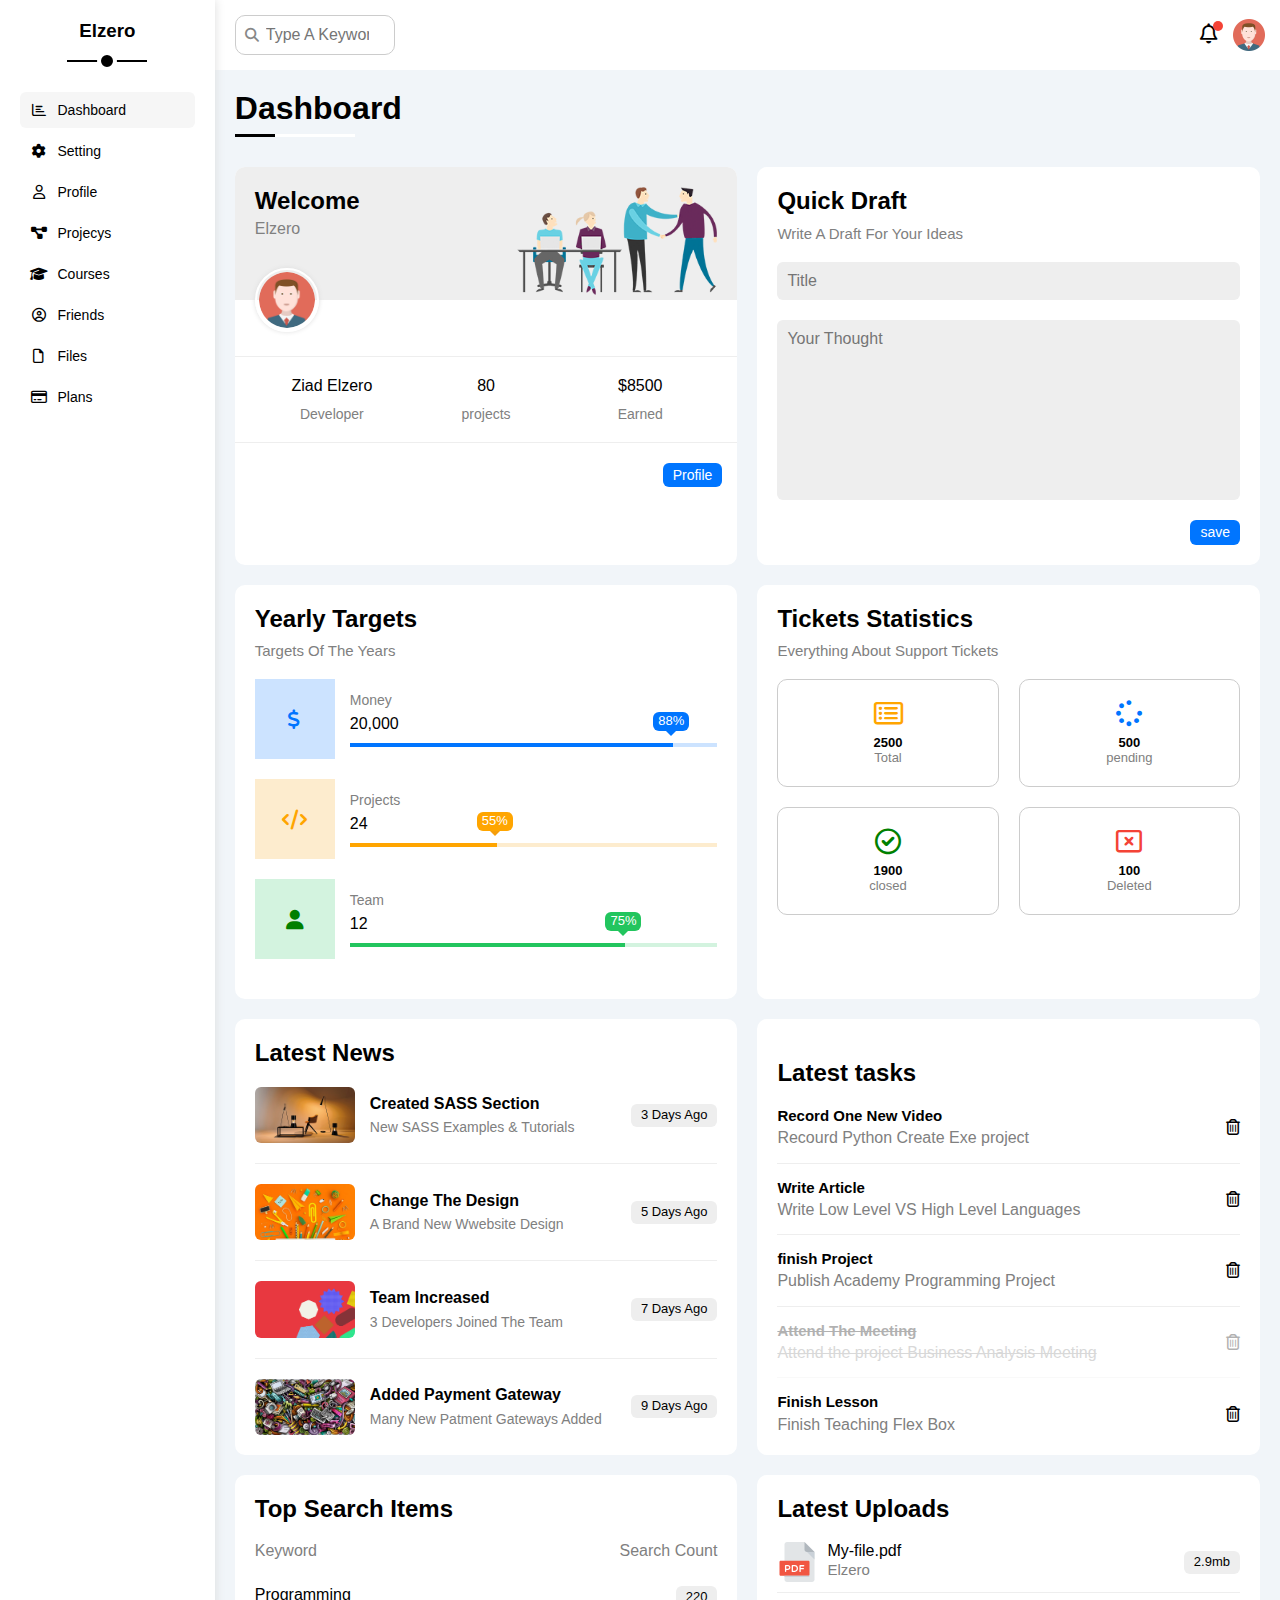
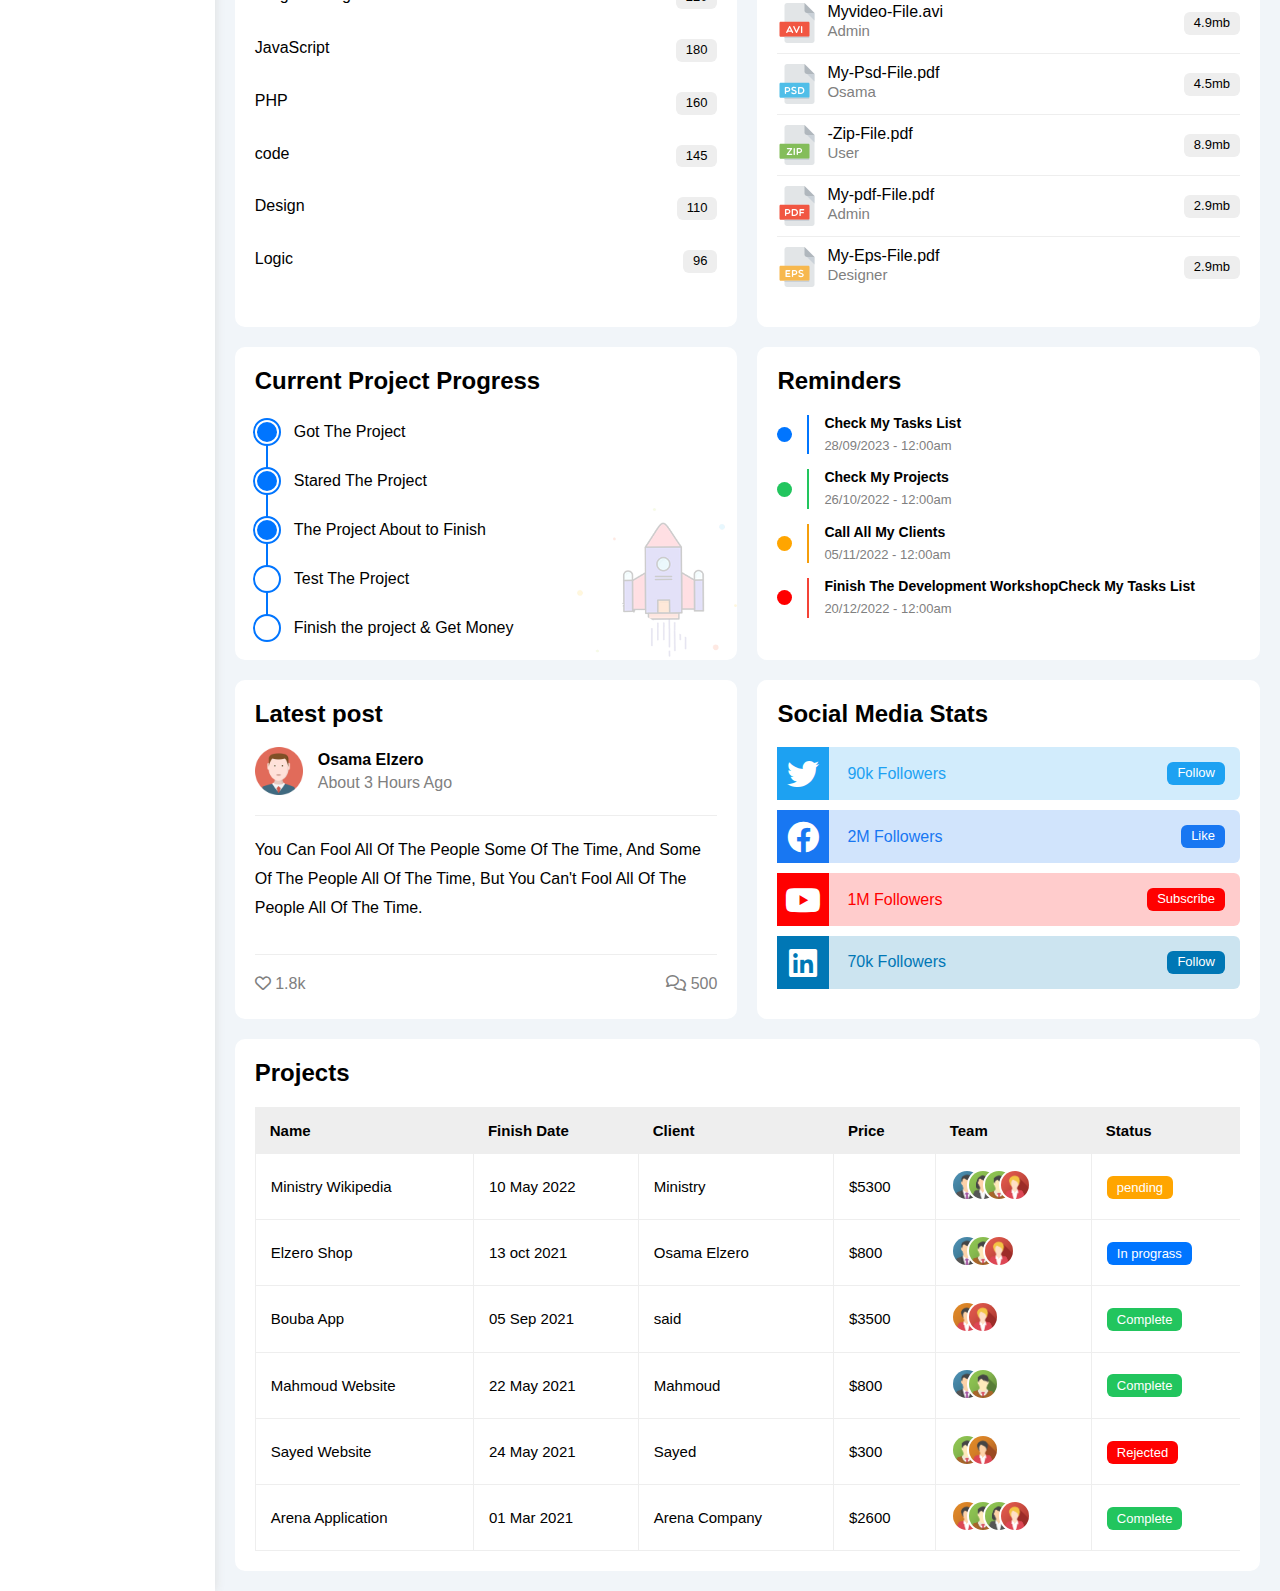
<file: index.html>
<!DOCTYPE html>
<html lang="en">
<head>
    <meta charset="UTF-8">
    <meta http-equiv="X-UA-Compatible" content="IE=edge">
    <meta name="viewport" content="width=device-width, initial-scale=1.0">
    <link rel="stylesheet" href="css/all.min.css">
    <link rel="stylesheet" href="css/framework.css">
    <link rel="stylesheet" href="css/master.css">
    <link rel="stylesheet" href="css/normalize.css">
    <link rel="preconnect" href="https://fonts.googleapis.com/">
    <link rel="preconnect" href="https://fonts.gstatic.com/" crossorigin="">
    <link href="https://fonts.googleapis.com/css2?family=Work+Sans:wght@200;300;400;500;600;700;800&display=swap" rel="stylesheet">
    <title>Dashboard</title>
</head>
<body>
    <div class="page d-flex">
        <div class="sidebar bg-white p-20 p-relative">
            <h3 class="p-relative txt-c mt-0">Elzero</h3>
            <ul>
                <li>
                    <a class="active d-flex align-center fs-14 c-black rad-6 p-10" href="index.html">
                        <i class="fa-regular fa-chart-bar fa-fw"></i>
                        <span>Dashboard</span>
                    </a>
                </li>
            <ul>
                <li>
                    <a class="d-flex align-center fs-14 c-black rad-6 p-10" href="setting.html">
                        <i class="fa-solid fa-gear fa-fw"></i>
                        <span>Setting</span>
                    </a>
                </li>
            <ul>
                <li>
                    <a class="d-flex align-center fs-14 c-black rad-6 p-10" href="profile.html">
                        <i class="fa-regular fa-user fa-fw"></i>
                        <span>Profile</span>
                    </a>
                </li>
            <ul>
                <li>
                    <a class="d-flex align-center fs-14 c-black rad-6 p-10" href="projects.html">
                        <i class="fa-solid fa-diagram-project fa-fw"></i>
                        <span>Projecys</span>
                    </a>
                </li>
            <ul>
                <li>
                    <a class="d-flex align-center fs-14 c-black rad-6 p-10" href="courses.html">
                        <i class="fa-solid fa-graduation-cap fa-fw"></i>
                        <span>Courses</span>
                    </a>
                </li>
            <ul>
                <li>
                    <a class="d-flex align-center fs-14 c-black rad-6 p-10" href="frends.html">
                        <i class="fa-regular fa-circle-user fa-fw"></i>
                        <span>Friends</span>
                    </a>
                </li>
            <ul>
                <li>
                    <a class=" d-flex align-center fs-14 c-black rad-6 p-10" href="file.html">
                        <i class="fa-regular fa-file fa-fw"></i>
                        <span>Files</span>
                    </a>
                </li>
            <ul>
                <li>
                    <a class="d-flex align-center fs-14 c-black rad-6 p-10" href="plans.html">
                        <i class="fa-regular fa-credit-card fa-fw"></i>
                        <span>Plans</span>
                    </a>
                </li>
            </ul>
        </div>
        <div class="content w-full">
            <!-- Start Head  -->
            <div class="head bg-white p-15 between-flex">
                <div class="search p-relative">
                    <input class="p-10" type="search" placeholder="Type A Keyword">
                </div>
                <div class="icons d-flex align-center">
                    <span class="notification p-relative">
                        <i class="fa-regular fa-bell fa-lg"></i>
                    </span>
                    <img src="imgs/avatar.png" alt="">
                </div>
            </div>
            <!-- End Head  -->
            <h1 class="p-relative">Dashboard</h1>
            <div class="wrapper d-grid gap-20">
                <!-- Start Welcome Widget -->
                <div class="welcome bg-white rad-10 txt-c-mobile block-mobile">
                    <div class="intro p-20 d-flex space-between bg-eee">
                        <div>
                            <h2 class="m-0">Welcome</h2>
                            <p class="c-grey mt-5">Elzero</p>
                        </div>
                        <img class="hid-mobile" src="imgs/welcome.png" alt="">
                    </div>
                    <img src="imgs/avatar.png" class="avatar w-64 h-64 rad-half" alt="">
                    <div class="body txt-c d-flex p-20 mt-20 mb-20 block-mobile border-t-eee border-b-eee">
                        <div>Ziad Elzero <span class="d-block c-grey fs-14 mt-10">Developer</span></div>
                        <div>80<span class="d-block c-grey fs-14 mt-10">projects</span></div>
                        <div>$8500<span class="d-block c-grey fs-14 mt-10"> Earned</span></div>
                    </div>
                    <a href="profile.html" class="visit d-block fs-14 bg-blue c-white w-fit transition-03 btn-shape">Profile</a>
                </div>
                <!-- End Welcome Widget -->
                <!-- Start Quik Draft Widget -->
                <div class="quick-draft  p-20 bg-white rad-10">
                    <h2 class="mt-0 mb-10">Quick Draft</h2>
                    <p class="mt-0 mb-20 c-grey fs-15">Write A Draft For Your Ideas</p>
                    <form>
                        <input class="d-block mb-20 w-full p-10 b-none bg-eee rad-6" type="text" placeholder="Title">
                        <textarea class="d-block mb-20 w-full p-10 b-none bg-eee rad-6" placeholder="Your Thought"></textarea>
                        <input class=" save d-block fs-14 bg-blue c-white b-none w-fit transition-03 btn-shape" type="submit" value="save">
                    </form>
                </div>
                <!-- End Quik Draft Widget -->
                <!-- Start Targets -->
                <div class="targets p-20 bg-white rad-10">
                    <h2 class="mt-0 mb-10">Yearly Targets</h2>
                    <p class="mt-0 mb-20 c-grey fs-15">Targets Of The Years</p>
                    <div class="targets-row mb-20 center-flex blue">
                        <div class="icon center-flex">
                            <i class="fa-solid fa-dollar-sign fa-lg c-blue"></i>
                        </div>
                        <div class="details">
                            <span class="fs-14 c-grey">Money</span>
                            <span class="d-block mt-5 mb-10">20,000</span>
                            <div class="progress p-relative">
                                <span class="bg-blue blue" style="width: 88%">
                                    <span class="bg-blue">88%</span>
                                </span>
                            </div>
                        </div>
                    </div>
                    <div class="targets-row mb-20 center-flex orange">
                        <div class="icon center-flex">
                            <i class="fa-solid fa-code fa-lg c-orange"></i>
                        </div>
                        <div class="details">
                            <span class="fs-14 c-grey">Projects</span>
                            <span class="d-block mt-5 mb-10">24</span>
                            <div class="progress p-relative">
                                <span class="bg-orange orange" style="width: 40%">
                                    <span class="bg-orange">55%</span>
                                </span>
                            </div>
                        </div>
                    </div>
                    <div class="targets-row mb-20 center-flex green">
                        <div class="icon center-flex">
                            <i class="fa-solid fa-user fa-lg c-green"></i>
                        </div>
                        <div class="details">
                            <span class="fs-14 c-grey">Team</span>
                            <span class="d-block mt-5 mb-10">12</span>
                            <div class="progress p-relative">
                                <span class="bg-green green" style="width: 75%">
                                    <span class="bg-green">75%</span>
                                </span>
                            </div>
                        </div>
                    </div>
                </div>
                <!-- End Targets -->
                <!-- Start Targets widgets -->
                <div class="tickets p-20 bg-white rad-10">
                    <h2 class="mt-0 mb-10">Tickets Statistics</h2>
                    <p class="mt-0 mb-20 c-grey fs-15">Everything About Support Tickets</p>
                    <div class="d-flex txt-c gap-20 f-wrap">
                        <div class="box p-20 rad-10 fs-13 c-grey">
                            <i class="fa-regular fa-rectangle-list fa-2x mb-10 c-orange"></i>
                            <span class="d-block c-black fw-bold">2500</span>
                            Total
                        </div>
                        <div class="box p-20 rad-10 fs-13 c-grey">
                            <i class="fa-solid fa-spinner fa-2x mb-10 c-blue"></i>
                            <span class="d-block c-black fw-bold">500</span>
                            pending
                        </div>
                        <div class="box p-20 rad-10 fs-13 c-grey">
                            <i class="fa-regular fa-circle-check fa-2x mb-10 c-green"></i>
                            <span class="d-block c-black fw-bold">1900</span>
                            closed
                        </div>
                        <div class="box p-20 rad-10 fs-13 c-grey">
                            <i class="fa-regular fa-rectangle-xmark fa-2x mb-10 c-red"></i>
                            <span class="d-block c-black fw-bold">100</span>
                            Deleted
                        </div>
                    </div>
                </div>
                <!-- End Targets widgets -->
                <!-- Start latest News  -->
                <div class="latest-news p-20 bg-white rad-10 txt-c-mobile">
                    <h2 class="mt-0 mb-20">Latest News</h2>
                    <div class="news-row d-flex align-center">
                        <img class="w-100 rad-6 mr-15" src="imgs/news-01.png" alt="">
                        <div class="info f-grow">
                            <h3 class="fs-16">Created SASS Section</h3>
                            <p class="m-0 fs-14 c-grey">New SASS Examples & Tutorials</p>
                        </div>
                        <div class="btn-shape bg-eee fs-13 label">3 Days Ago</div>
                    </div>
                    <div class="news-row d-flex align-center">
                        <img class="w-100 rad-6 mr-15" src="imgs/news-02.png" alt="">
                        <div class="info f-grow">
                            <h3 class="fs-16">Change The Design</h3>
                            <p class="m-0 fs-14 c-grey">A Brand New Wwebsite Design</p>
                        </div>
                        <div class="btn-shape bg-eee fs-13 label">5 Days Ago</div>
                    </div>
                    <div class="news-row d-flex align-center">
                        <img class="w-100 rad-6 mr-15" src="imgs/news-03.png" alt="">
                        <div class="info f-grow">
                            <h3 class="fs-16">Team Increased</h3>
                            <p class="m-0 fs-14 c-grey">3 Developers Joined The Team</p>
                        </div>
                        <div class="btn-shape bg-eee fs-13 label">7 Days Ago</div>
                    </div>
                    <div class="news-row d-flex align-center">
                        <img class="w-100 rad-6 mr-15" src="imgs/news-04.png" alt="">
                        <div class="info f-grow">
                            <h3 class="fs-16">Added Payment Gateway</h3>
                            <p class="m-0 fs-14 c-grey">Many New Patment Gateways Added</p>
                        </div>
                        <div class="btn-shape bg-eee fs-13 label">9 Days Ago</div>
                    </div>
                </div>
                <!-- End latest News  -->
                <!-- Start Task -->
                <div class="tasks p-20 bg-white rad-10">
                    <h2 class="mt=0 mb-20">Latest tasks</h2>
                    <div class="task-row between-flex">
                        <div class="info">
                            <h3 class="mt-0 mb-5 fs-15">Record One New Video </h3>
                            <p class="m-0 c-grey">Recourd Python Create Exe project </p>
                        </div>
                        <i class="fa-regular fa-trash-can delete"></i>
                    </div>
                    <div class="task-row between-flex">
                        <div class="info">
                            <h3 class="mt-0 mb-5 fs-15">Write Article</h3>
                            <p class="m-0 c-grey">Write Low Level VS High Level Languages</p>
                        </div>
                        <i class="fa-regular fa-trash-can delete"></i>
                    </div>
                    <div class="task-row between-flex">
                        <div class="info">
                            <h3 class="mt-0 mb-5 fs-15">finish Project </h3>
                            <p class="m-0 c-grey">Publish Academy Programming Project</p>
                        </div>
                        <i class="fa-regular fa-trash-can delete"></i>
                    </div>
                    <div class="task-row between-flex done">
                        <div class="info">
                            <h3 class="mt-0 mb-5 fs-15">Attend The Meeting</h3>
                            <p class="m-0 c-grey">Attend the project Business Analysis Meeting</p>
                        </div>
                        <i class="fa-regular fa-trash-can delete"></i>
                    </div>
                    <div class="task-row between-flex">
                        <div class="info">
                            <h3 class="mt-0 mb-5 fs-15">Finish Lesson</h3>
                            <p class="m-0 c-grey">Finish Teaching Flex Box</p>
                        </div>
                        <i class="fa-regular fa-trash-can delete"></i>
                    </div>
                </div>
                <!-- End Task -->
                <!-- Start Top Search Word Widget -->
                <div class="search-items p-20 bg-white rad-10">
                    <h2 class="mt-0 mb-20">Top Search Items</h2>
                    <div class="items-head d-flex space-between c-grey mb-10">
                        <div>Keyword</div>
                        <div>Search Count</div>
                    </div>
                    <div class="items d-flex space-between pt-15 pb-15">
                        <span>Programming</span>
                        <span class="bg-eee fs-13 btn-shape">220</span>
                    </div>
                    <div class="items d-flex space-between pt-15 pb-15">
                        <span>JavaScript</span>
                        <span class="bg-eee fs-13 btn-shape">180</span>
                    </div>
                    <div class="items d-flex space-between pt-15 pb-15">
                        <span>PHP</span>
                        <span class="bg-eee fs-13 btn-shape">160</span>
                    </div>
                    <div class="items d-flex space-between pt-15 pb-15">
                        <span>code</span>
                        <span class="bg-eee fs-13 btn-shape">145</span>
                    </div>
                    <div class="items d-flex space-between pt-15 pb-15">
                        <span>Design</span>
                        <span class="bg-eee fs-13 btn-shape">110</span>
                    </div>
                    <div class="items d-flex space-between pt-15 pb-15">
                        <span>Logic</span>
                        <span class="bg-eee fs-13 btn-shape">96</span>
                    </div>
                </div>
                <!-- End Top Search Word Widget -->
                <!-- Start Latest Uploads -->
                <div class="latest-uploads p-20 bg-white rad-10">
                    <h2 class="mt-0 mb-20">Latest Uploads</h2>
                    <ul class="m-0">
                        <li class="between-flex pb-10 mb-10">
                            <div class="d-flex">
                                <img class="mr-10" src="imgs/pdf.svg" alt="">
                                <div class="">
                                    <span class="d-block">My-file.pdf</span>
                                    <span class="fs-15 c-grey">Elzero</span>
                                </div>
                            </div>
                            <div class="bg-eee btn-shape fs-13">
                                2.9mb
                            </div>
                        </li>
                        <li class="between-flex pb-10 mb-10">
                            <div class="d-flex">
                                <img class="mr-10" src="imgs/avi.svg" alt="">
                                <div class="">
                                    <span class="d-block">Myvideo-File.avi</span>
                                    <span class="fs-15 c-grey">Admin</span>
                                </div>
                            </div>
                            <div class="bg-eee btn-shape fs-13">
                                4.9mb
                            </div>
                        </li>
                        <li class="between-flex pb-10 mb-10">
                            <div class="d-flex">
                                <img class="mr-10" src="imgs/psd.svg" alt="">
                                <div class="">
                                    <span class="d-block">My-Psd-File.pdf</span>
                                    <span class="fs-15 c-grey">Osama</span>
                                </div>
                            </div>
                            <div class="bg-eee btn-shape fs-13">
                                4.5mb
                            </div>
                        </li>
                        <li class="between-flex pb-10 mb-10">
                            <div class="d-flex">
                                <img class="mr-10" src="imgs/zip.svg" alt="">
                                <div class="">
                                    <span class="d-block">-Zip-File.pdf</span>
                                    <span class="fs-15 c-grey">User</span>
                                </div>
                            </div>
                            <div class="bg-eee btn-shape fs-13">
                                8.9mb
                            </div>
                        </li>
                        <li class="between-flex pb-10 mb-10">
                            <div class="d-flex">
                                <img class="mr-10" src="imgs/pdf.svg" alt="">
                                <div class="">
                                    <span class="d-block">My-pdf-File.pdf</span>
                                    <span class="fs-15 c-grey">Admin</span>
                                </div>
                            </div>
                            <div class="bg-eee btn-shape fs-13">
                                2.9mb
                            </div>
                        </li>
                        <li class="between-flex pb-10 mb-10">
                            <div class="d-flex">
                                <img class="mr-10" src="imgs/eps.svg" alt="">
                                <div class="">
                                    <span class="d-block">My-Eps-File.pdf</span>
                                    <span class="fs-15 c-grey">Designer</span>
                                </div>
                            </div>
                            <div class="bg-eee btn-shape fs-13">
                                2.9mb
                            </div>
                        </li>
                    </ul>
                </div>
                <!-- End Latest Uploads -->
                <!-- Start Last Project Progress Widget -->
                <div class="last-project p-20 bg-white rad-10 p-relative">
                    <h2 class="mt-0 mb-20">Current Project Progress</h2>
                    <ul class="m-0 p-relative">
                        <li class="mt-25 d-flex align-center done">Got The Project</li>
                        <li class="mt-25 d-flex align-center done">Stared The Project</li>
                        <li class="mt-25 d-flex align-center done">The Project About to Finish</li>
                        <li class="mt-25 d-flex align-center current">Test The Project</li>
                        <li class="mt-25 d-flex align-center ">Finish the project & Get Money</li>
                    </ul>
                    <img class="launch-icon hid-mobile" src="imgs/project.png" alt="">
                </div>
                <!-- End Last Project Progress Widget -->
                <!-- Start Reminders Widget -->
                <div class="reminders p-20 bg-white rad-10 p-relative">
                    <h2 class="mt-0 mb-25">Reminders</h2>
                    <ul class="m-0">
                        <li class="d-flex align-center mr-15">
                            <span class="key bg-blue mr-15 d-block rad-half"></span>
                            <div class="pl-15 blue">
                                <p class="fs-14 fw-bold mt-0 mb-5">Check My Tasks List</p>
                                <span class="fs-13 c-grey">28/09/2023 - 12:00am</span>
                            </div>
                        </li>
                        <li class="d-flex align-center mt-15">
                            <span class="key bg-green mr-15 d-block rad-half"></span>
                            <div class="pl-15 green">
                                <p class="fs-14 fw-bold mt-0 mb-5">Check My Projects</p>
                                <span class="fs-13 c-grey">26/10/2022 - 12:00am</span>
                            </div>
                        </li>
                        <li class="d-flex align-center mt-15">
                            <span class="key bg-orange mr-15 d-block rad-half"></span>
                            <div class="pl-15 orange">
                                <p class="fs-14 fw-bold mt-0 mb-5">Call All My Clients</p>
                                <span class="fs-13 c-grey">05/11/2022 - 12:00am</span>
                            </div>
                        </li>
                        <li class="d-flex align-center mt-15">
                            <span class="key bg-red mr-15 d-block rad-half"></span>
                            <div class="pl-15 red">
                                <p class="fs-14 fw-bold mt-0 mb-5">Finish The Development WorkshopCheck My Tasks List</p>
                                <span class="fs-13 c-grey">20/12/2022 - 12:00am</span>
                            </div>
                        </li>
                    </ul>
                </div>
                <!-- End Reminders Widget -->
                <!-- Start Latest Post Widget -->
                <div class="latest-post p-20 bg-white rad-10 p-relative">
                    <h2 class="mt-0 mb-25">Latest post</h2>
                    <div class="top d-flex align-center">
                        <img class="avatar mr-15" src="imgs/avatar.png" alt="">
                        <div class="info">
                            <span class="d-block mb-5 fw-bold">Osama Elzero</span>
                            <span class="c-grey">About 3 Hours Ago</span>
                        </div>
                    </div>
                    <div class="post-content txt-c-mobile pt-20 pb-20 mt-20 mb-20">
                        You Can Fool All Of The People Some Of The Time, And Some Of The People All Of The Time,
                        But You Can't Fool All Of The People All Of The Time.
                    </div>
                    <div class="post-stats between-flex c-grey">
                        <div>
                            <i class="fa-regular fa-heart"></i>
                            <span>1.8k</span>
                        </div>
                        <div>
                            <i class="fa-regular fa-comments"></i>
                            <span>500</span>
                        </div>
                    </div>
                </div>
                <!-- End Latest Post Widget -->
                <!-- Start Social Media Widget -->
                <div class="social-media p-20 bg-white rad-10 p-relative">
                    <h2 class="mt-0 mb-25">Social Media Stats</h2>
                    <div class="box twitter rad-6 p-15 p-relative mb-10 between-flex">
                        <i class="fa-brands fa-twitter fa-2x c-white h-full center-flex"></i>
                        <span>90k Followers</span>
                        <a class="fs-13 c-white btn-shape" href="#">Follow</a>
                    </div>
                    <div class="box facebook rad-6 p-15 p-relative mb-10 between-flex">
                        <i class="fa-brands fa-facebook fa-2x c-white h-full center-flex"></i>
                        <span>2M Followers</span>
                        <a class="fs-13 c-white btn-shape" href="#">Like</a>
                    </div>
                    <div class="box youtube rad-6 p-15 p-relative mb-10 between-flex">
                        <i class="fa-brands fa-youtube fa-2x c-white h-full center-flex"></i>
                        <span>1M Followers</span>
                        <a class="fs-13 c-white btn-shape" href="#">Subscribe</a>
                    </div>
                    <div class="box linkedin rad-6 p-15 p-relative mb-10 between-flex">
                        <i class="fa-brands fa-linkedin fa-2x c-white h-full center-flex"></i>
                        <span>70k Followers</span>
                        <a class="fs-13 c-white btn-shape" href="#">Follow</a>
                    </div>
                </div>
                <!-- End Social Media Widget -->
            </div>
            <!-- Start Project -->
            <div class="projects p-20 bg-white rad-10 m-20">
                <h2 class="mt-0 mb-20">Projects</h2>
                <div class="resposive-table">
                    <table class="fs-15 w-full">
                        <thead>
                            <tr>
                                <td>Name</td>
                                <td>Finish Date</td>
                                <td>Client</td>
                                <td>Price</td>
                                <td>Team</td>
                                <td>Status</td>
                            </tr>
                        </thead>
                        <tbody>
                            <tr>
                                <td>Ministry Wikipedia</td>
                                <td>10 May 2022</td>
                                <td>Ministry</td>
                                <td>$5300</td>
                                <td>
                                    <img src="imgs/team-01.png" alt="">
                                    <img src="imgs/team-02.png" alt="">
                                    <img src="imgs/team-03.png" alt="">
                                    <img src="imgs/team-05.png" alt="">
                                </td>
                                <td>
                                    <span class="label btn-shape bg-orange c-white">pending</span>
                                </td>
                            </tr>
                            <tr>
                                <td>Elzero Shop</td>
                                <td>13 oct 2021</td>
                                <td>Osama Elzero</td>
                                <td>$800</td>
                                <td>
                                    <img src="imgs/team-01.png" alt="">
                                    <img src="imgs/team-03.png" alt="">
                                    <img src="imgs/team-05.png" alt="">
                                </td>
                                <td>
                                    <span class="label btn-shape bg-blue c-white">In prograss</span>
                                </td>
                            </tr>
                            <tr>
                                <td>Bouba App</td>
                                <td>05 Sep 2021</td>
                                <td>said</td>
                                <td>$3500</td>
                                <td>
                                    <img src="imgs/team-04.png" alt="">
                                    <img src="imgs/team-05.png" alt="">
                                </td>
                                <td>
                                    <span class="label btn-shape bg-green c-white">Complete</span>
                                </td>
                            </tr>
                            <tr>
                                <td>Mahmoud Website</td>
                                <td>22 May 2021</td>
                                <td>Mahmoud</td>
                                <td>$800</td>
                                <td>
                                    <img src="imgs/team-01.png" alt="">
                                    <img src="imgs/team-03.png" alt="">
                                </td>
                                <td>
                                    <span class="label btn-shape bg-green c-white">Complete</span>
                                </td>
                            </tr>
                            <tr>
                                <td>Sayed Website</td>
                                <td>24 May 2021</td>
                                <td>Sayed</td>
                                <td>$300</td>
                                <td>
                                    <img src="imgs/team-03.png" alt="">
                                    <img src="imgs/team-04.png" alt="">
                                </td>
                                <td>
                                    <span class="label btn-shape bg-red c-white">Rejected</span>
                                </td>
                            </tr>
                            <tr>
                                <td>Arena Application</td>
                                <td>01 Mar 2021</td>
                                <td>Arena Company</td>
                                <td>$2600</td>
                                <td>
                                    <img src="imgs/team-04.png" alt="">
                                    <img src="imgs/team-03.png" alt="">
                                    <img src="imgs/team-02.png" alt="">
                                    <img src="imgs/team-05.png" alt="">
                                </td>
                                <td><span class="label btn-shape bg-green c-white">Complete</span></td>
                            </tr>
                        </tbody>
                    </table>
                </div>
            </div>
            <!-- End Project -->
        </div>
    </div>
</body>
</html>
</file>
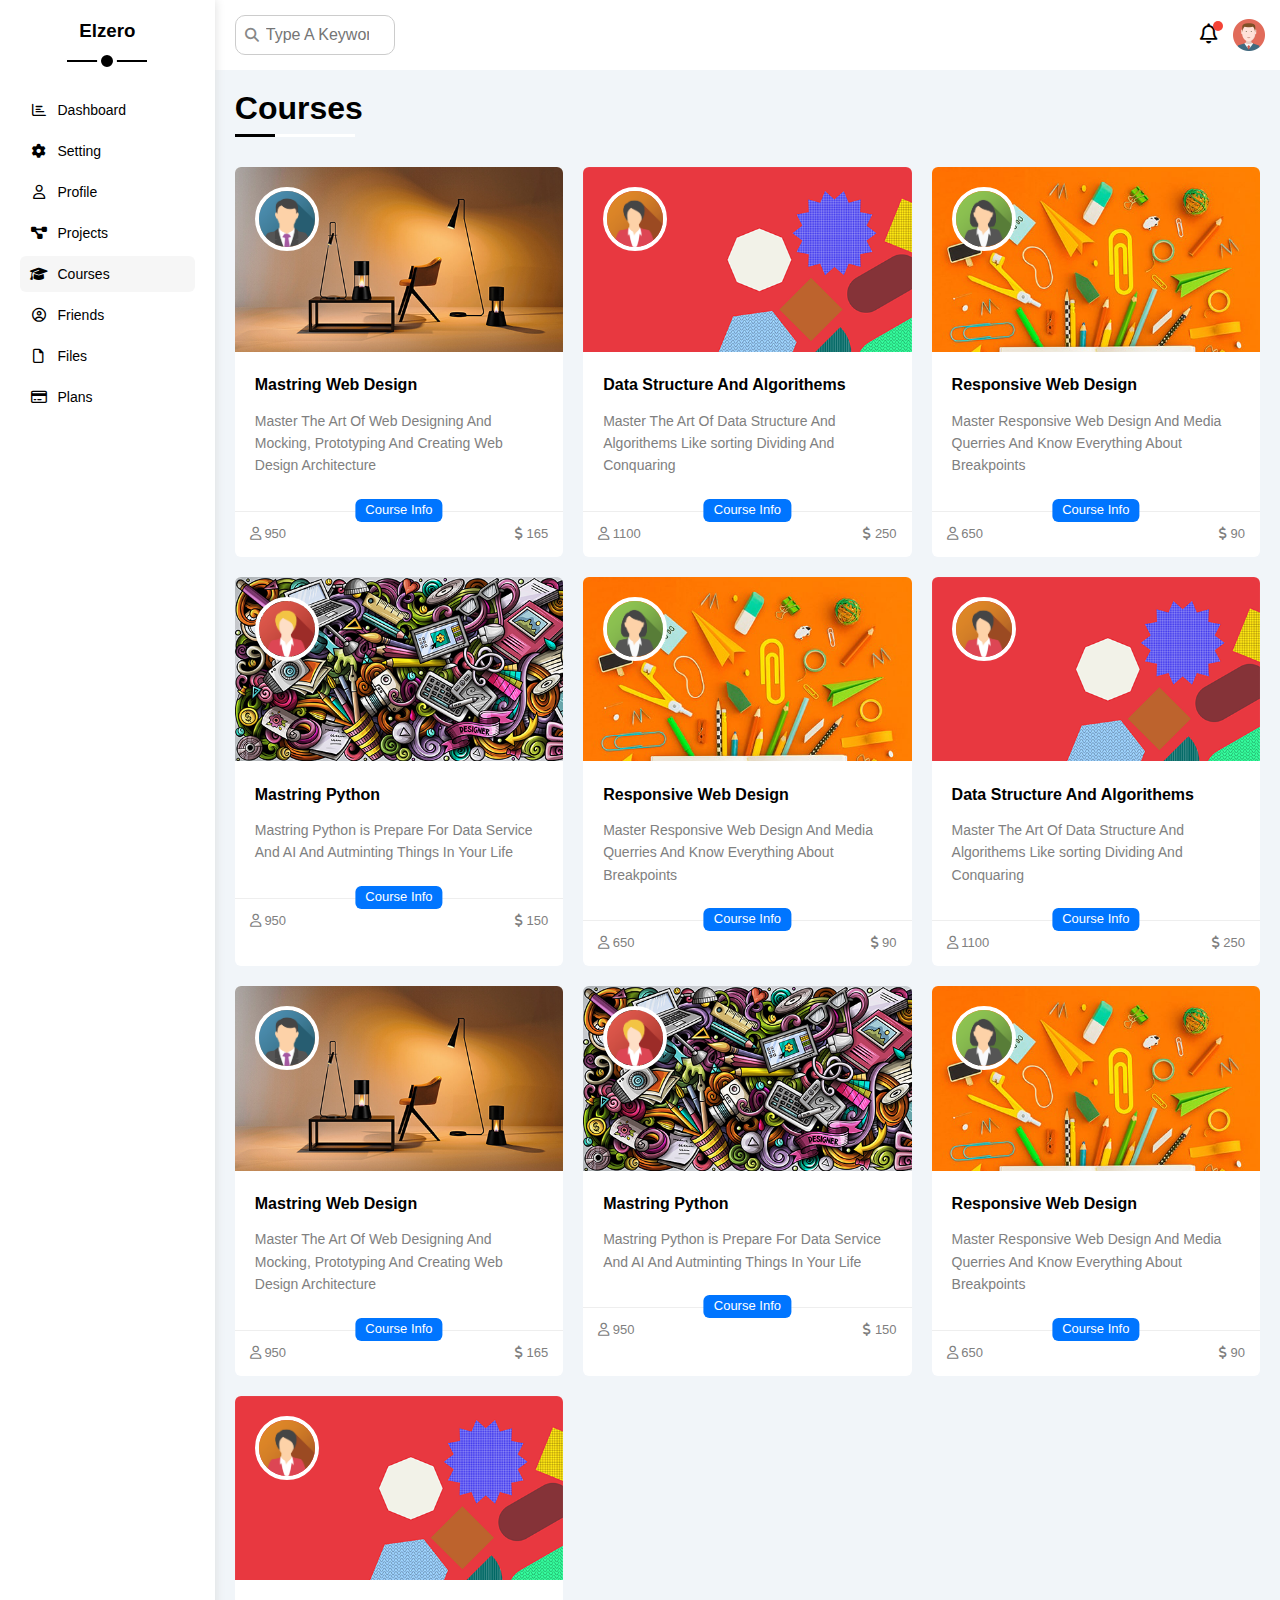
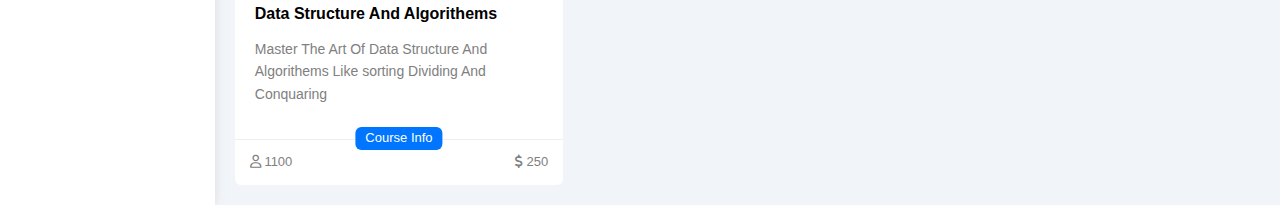
<file: courses.html>
<!DOCTYPE html>
<html lang="en">
<head>
    <meta charset="UTF-8">
    <meta http-equiv="X-UA-Compatible" content="IE=edge">
    <meta name="viewport" content="width=device-width, initial-scale=1.0">
    <link rel="stylesheet" href="css/all.min.css">
    <link rel="stylesheet" href="css/framework.css">
    <link rel="stylesheet" href="css/normalize.css">
    <link rel="stylesheet" href="css/master.css">
    <link rel="preconnect" href="https://fonts.googleapis.com/">
    <link rel="preconnect" href="https://fonts.gstatic.com/" crossorigin="">
    <link href="https://fonts.googleapis.com/css2?family=Work+Sans:wght@200;300;400;500;600;700;800&display=swap" rel="stylesheet">
    <title>Courses</title>
</head>
<body>
    <div class="page d-flex">
        <div class="sidebar bg-white p-20 p-relative">
            <h3 class="p-relative txt-c mt-0">Elzero</h3>
            <ul>
                <li>
                    <a class="d-flex align-center fs-14 c-black rad-6 p-10" href="index.html">
                        <i class="fa-regular fa-chart-bar fa-fw"></i>
                        <span>Dashboard</span>
                    </a>
                </li>
            <ul>
                <li>
                    <a class="d-flex align-center fs-14 c-black rad-6 p-10" href="setting.html">
                        <i class="fa-solid fa-gear fa-fw"></i>
                        <span>Setting</span>
                    </a>
                </li>
            <ul>
                <li>
                    <a class="d-flex align-center fs-14 c-black rad-6 p-10" href="profile.html">
                        <i class="fa-regular fa-user fa-fw"></i>
                        <span>Profile</span>
                    </a>
                </li>
            <ul>
                <li>
                    <a class="d-flex align-center fs-14 c-black rad-6 p-10" href="projects.html">
                        <i class="fa-solid fa-diagram-project fa-fw"></i>
                        <span>Projects</span>
                    </a>
                </li>
            <ul>
                <li>
                    <a class="active d-flex align-center fs-14 c-black rad-6 p-10" href="courses.html">
                        <i class="fa-solid fa-graduation-cap fa-fw"></i>
                        <span>Courses</span>
                    </a>
                </li>
            <ul>
                <li>
                    <a class="d-flex align-center fs-14 c-black rad-6 p-10" href="frends.html">
                        <i class="fa-regular fa-circle-user fa-fw"></i>
                        <span>Friends</span>
                    </a>
                </li>
            <ul>
                <li>
                    <a class=" d-flex align-center fs-14 c-black rad-6 p-10" href="file.html">
                        <i class="fa-regular fa-file fa-fw"></i>
                        <span>Files</span>
                    </a>
                </li>
            <ul>
                <li>
                    <a class="d-flex align-center fs-14 c-black rad-6 p-10" href="plans.html">
                        <i class="fa-regular fa-credit-card fa-fw"></i>
                        <span>Plans</span>
                    </a>
                </li>
            </ul>
        </div>
        <div class="content w-full">
            <!-- Start Head  -->
            <div class="head bg-white p-15 between-flex">
                <div class="search p-relative">
                    <input class="p-10" type="search" placeholder="Type A Keyword">
                </div>
                <div class="icons d-flex align-center">
                    <span class="notification p-relative">
                        <i class="fa-regular fa-bell fa-lg"></i>
                    </span>
                    <img src="imgs/avatar.png" alt="">
                </div>
            </div>
            <!-- End Head  -->
            <h1 class="p-relative">Courses</h1>
            <div class="courses-page d-grid m-20 gap-20">
                <div class="course bg-white rad-6 p-relative">
                    <img class="cover" src="imgs/news-01.png" alt="">
                    <img class="instructor" src="imgs/team-01.png" alt="">
                    <div class="p-20">
                        <h4 class="m-0">Mastring Web Design</h4>
                        <p class="descripition c-grey mt-15 fs-14">
                            Master The Art Of Web Designing And Mocking, Prototyping And Creating Web Design Architecture
                        </p>
                    </div>
                    <div class="info p-15 p-relative between-flex">
                        <span class="title bg-blue c-white btn-shape">Course Info</span>
                        <span class="c-grey">
                            <i class="fa-regular fa-user"></i>
                            950
                        </span>
                        <span class="c-grey">
                            <i class="fa-solid fa-dollar-sign"></i>
                            165
                        </span>
                    </div>
                </div>
                <div class="course bg-white rad-6 p-relative">
                    <img class="cover" src="imgs/news-03.png" alt="">
                    <img class="instructor" src="imgs/team-04.png" alt="">
                    <div class="p-20">
                        <h4 class="m-0">Data Structure And Algorithems</h4>
                        <p class="descripition c-grey mt-15 fs-14">
                            Master The Art Of Data Structure And Algorithems Like sorting Dividing And Conquaring
                        </p>
                    </div>
                    <div class="info p-15 p-relative between-flex">
                        <span class="title bg-blue c-white btn-shape">Course Info</span>
                        <span class="c-grey">
                            <i class="fa-regular fa-user"></i>
                            1100
                        </span>
                        <span class="c-grey">
                            <i class="fa-solid fa-dollar-sign"></i>
                            250
                        </span>
                    </div>
                </div>
                <div class="course bg-white rad-6 p-relative">
                    <img class="cover" src="imgs/news-02.png" alt="">
                    <img class="instructor" src="imgs/team-02.png" alt="">
                    <div class="p-20">
                        <h4 class="m-0">Responsive Web Design</h4>
                        <p class="descripition c-grey mt-15 fs-14">
                            Master Responsive Web Design And Media Querries And Know Everything About Breakpoints
                        </p>
                    </div>
                    <div class="info p-15 p-relative between-flex">
                        <span class="title bg-blue c-white btn-shape">Course Info</span>
                        <span class="c-grey">
                            <i class="fa-regular fa-user"></i>
                            650
                        </span>
                        <span class="c-grey">
                            <i class="fa-solid fa-dollar-sign"></i>
                            90
                        </span>
                    </div>
                </div>
                <div class="course bg-white rad-6 p-relative">
                    <img class="cover" src="imgs/news-04.png" alt="">
                    <img class="instructor" src="imgs/team-05.png" alt="">
                    <div class="p-20">
                        <h4 class="m-0">Mastring Python</h4>
                        <p class="descripition c-grey mt-15 fs-14">
                            Mastring Python is Prepare For Data Service And AI And Autminting Things In Your Life
                        </p>
                    </div>
                    <div class="info p-15 p-relative between-flex">
                        <span class="title bg-blue c-white btn-shape">Course Info</span>
                        <span class="c-grey">
                            <i class="fa-regular fa-user"></i>
                            950
                        </span>
                        <span class="c-grey">
                            <i class="fa-solid fa-dollar-sign"></i>
                            150
                        </span>
                    </div>
                </div>
                <div class="course bg-white rad-6 p-relative">
                    <img class="cover" src="imgs/news-02.png" alt="">
                    <img class="instructor" src="imgs/team-02.png" alt="">
                    <div class="p-20">
                        <h4 class="m-0">Responsive Web Design</h4>
                        <p class="descripition c-grey mt-15 fs-14">
                            Master Responsive Web Design And Media Querries And Know Everything About Breakpoints
                        </p>
                    </div>
                    <div class="info p-15 p-relative between-flex">
                        <span class="title bg-blue c-white btn-shape">Course Info</span>
                        <span class="c-grey">
                            <i class="fa-regular fa-user"></i>
                            650
                        </span>
                        <span class="c-grey">
                            <i class="fa-solid fa-dollar-sign"></i>
                            90
                        </span>
                    </div>
                </div>
                <div class="course bg-white rad-6 p-relative">
                    <img class="cover" src="imgs/news-03.png" alt="">
                    <img class="instructor" src="imgs/team-04.png" alt="">
                    <div class="p-20">
                        <h4 class="m-0">Data Structure And Algorithems</h4>
                        <p class="descripition c-grey mt-15 fs-14">
                            Master The Art Of Data Structure And Algorithems Like sorting Dividing And Conquaring
                        </p>
                    </div>
                    <div class="info p-15 p-relative between-flex">
                        <span class="title bg-blue c-white btn-shape">Course Info</span>
                        <span class="c-grey">
                            <i class="fa-regular fa-user"></i>
                            1100
                        </span>
                        <span class="c-grey">
                            <i class="fa-solid fa-dollar-sign"></i>
                            250
                        </span>
                    </div>
                </div>
                <div class="course bg-white rad-6 p-relative">
                    <img class="cover" src="imgs/news-01.png" alt="">
                    <img class="instructor" src="imgs/team-01.png" alt="">
                    <div class="p-20">
                        <h4 class="m-0">Mastring Web Design</h4>
                        <p class="descripition c-grey mt-15 fs-14">
                            Master The Art Of Web Designing And Mocking, Prototyping And Creating Web Design Architecture
                        </p>
                    </div>
                    <div class="info p-15 p-relative between-flex">
                        <span class="title bg-blue c-white btn-shape">Course Info</span>
                        <span class="c-grey">
                            <i class="fa-regular fa-user"></i>
                            950
                        </span>
                        <span class="c-grey">
                            <i class="fa-solid fa-dollar-sign"></i>
                            165
                        </span>
                    </div>
                </div>
                <div class="course bg-white rad-6 p-relative">
                    <img class="cover" src="imgs/news-04.png" alt="">
                    <img class="instructor" src="imgs/team-05.png" alt="">
                    <div class="p-20">
                        <h4 class="m-0">Mastring Python</h4>
                        <p class="descripition c-grey mt-15 fs-14">
                            Mastring Python is Prepare For Data Service And AI And Autminting Things In Your Life
                        </p>
                    </div>
                    <div class="info p-15 p-relative between-flex">
                        <span class="title bg-blue c-white btn-shape">Course Info</span>
                        <span class="c-grey">
                            <i class="fa-regular fa-user"></i>
                            950
                        </span>
                        <span class="c-grey">
                            <i class="fa-solid fa-dollar-sign"></i>
                            150
                        </span>
                    </div>
                </div>
                <div class="course bg-white rad-6 p-relative">
                    <img class="cover" src="imgs/news-02.png" alt="">
                    <img class="instructor" src="imgs/team-02.png" alt="">
                    <div class="p-20">
                        <h4 class="m-0">Responsive Web Design</h4>
                        <p class="descripition c-grey mt-15 fs-14">
                            Master Responsive Web Design And Media Querries And Know Everything About Breakpoints
                        </p>
                    </div>
                    <div class="info p-15 p-relative between-flex">
                        <span class="title bg-blue c-white btn-shape">Course Info</span>
                        <span class="c-grey">
                            <i class="fa-regular fa-user"></i>
                            650
                        </span>
                        <span class="c-grey">
                            <i class="fa-solid fa-dollar-sign"></i>
                            90
                        </span>
                    </div>
                </div>
                <div class="course bg-white rad-6 p-relative">
                    <img class="cover" src="imgs/news-03.png" alt="">
                    <img class="instructor" src="imgs/team-04.png" alt="">
                    <div class="p-20">
                        <h4 class="m-0">Data Structure And Algorithems</h4>
                        <p class="descripition c-grey mt-15 fs-14">
                            Master The Art Of Data Structure And Algorithems Like sorting Dividing And Conquaring
                        </p>
                    </div>
                    <div class="info p-15 p-relative between-flex">
                        <span class="title bg-blue c-white btn-shape">Course Info</span>
                        <span class="c-grey">
                            <i class="fa-regular fa-user"></i>
                            1100
                        </span>
                        <span class="c-grey">
                            <i class="fa-solid fa-dollar-sign"></i>
                            250
                        </span>
                    </div>
                </div>
            </div>
        </div>
    </div>
</body>
</html>
</file>
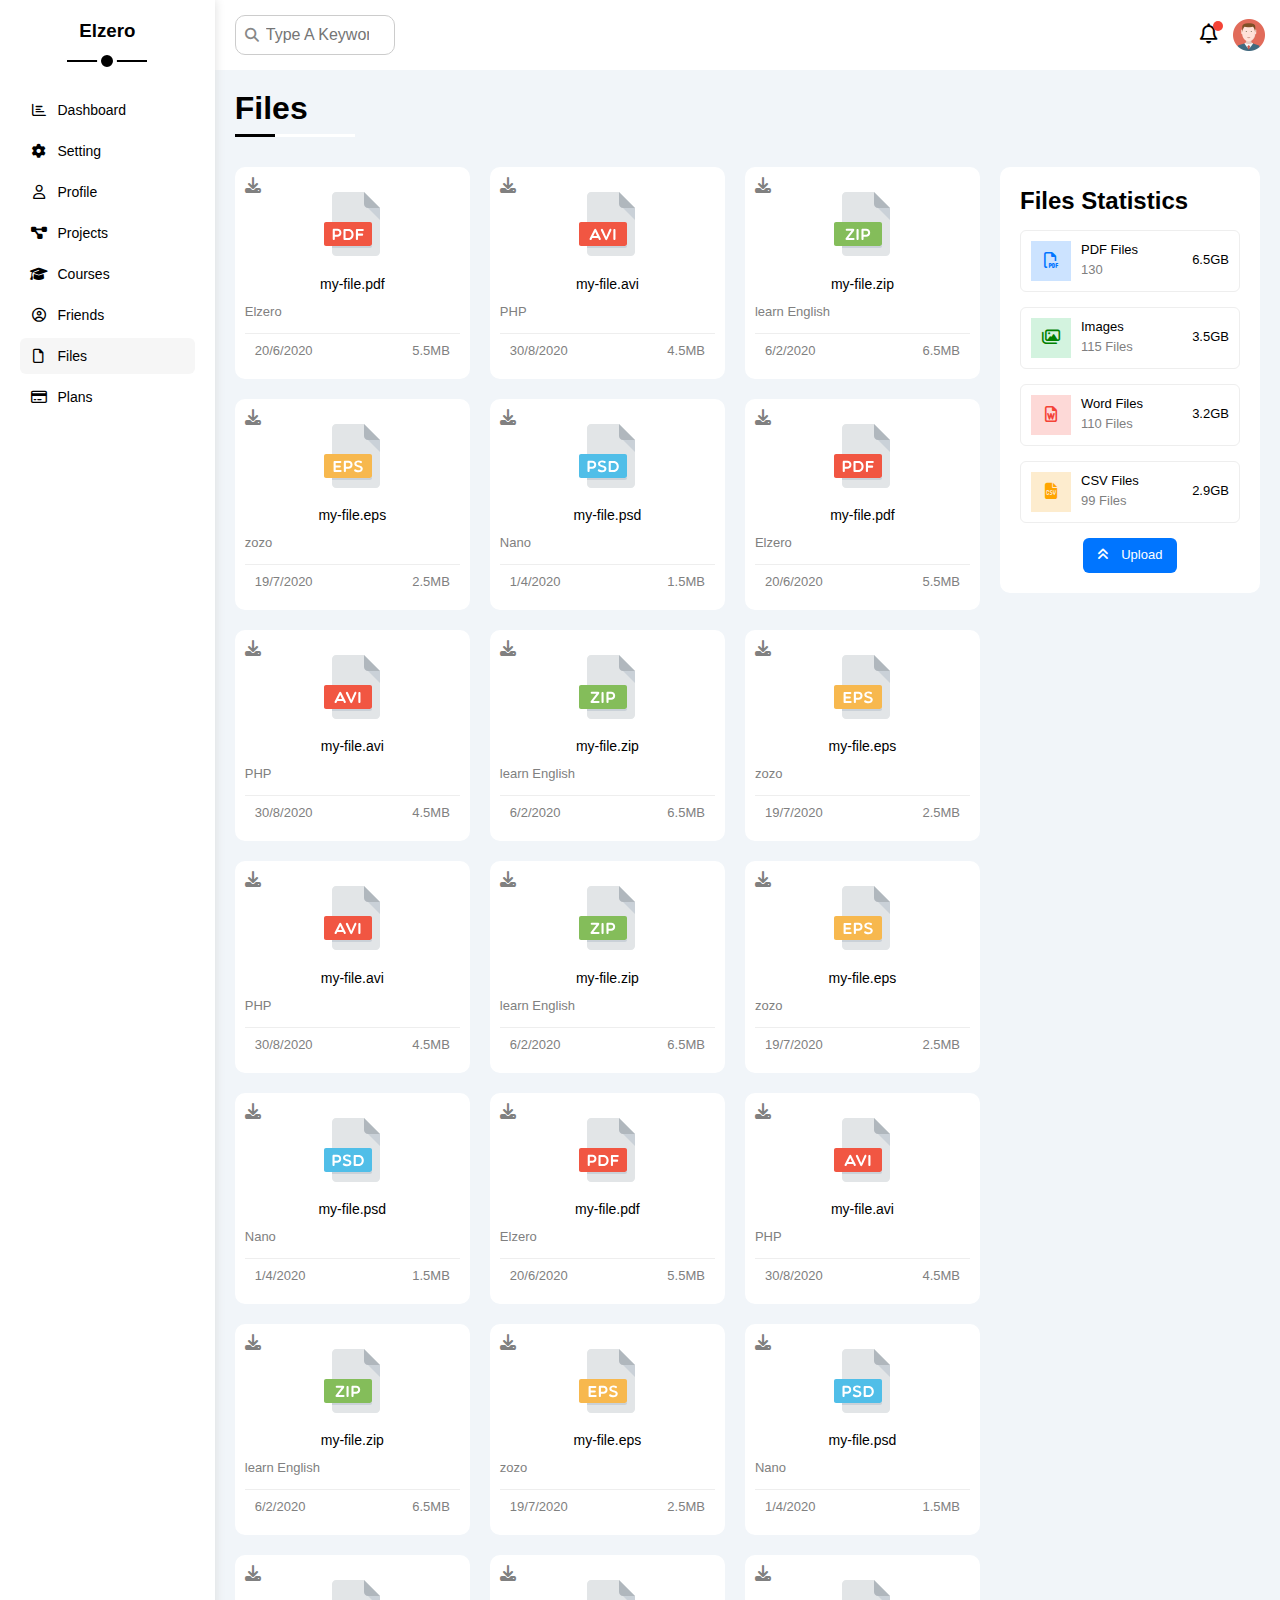
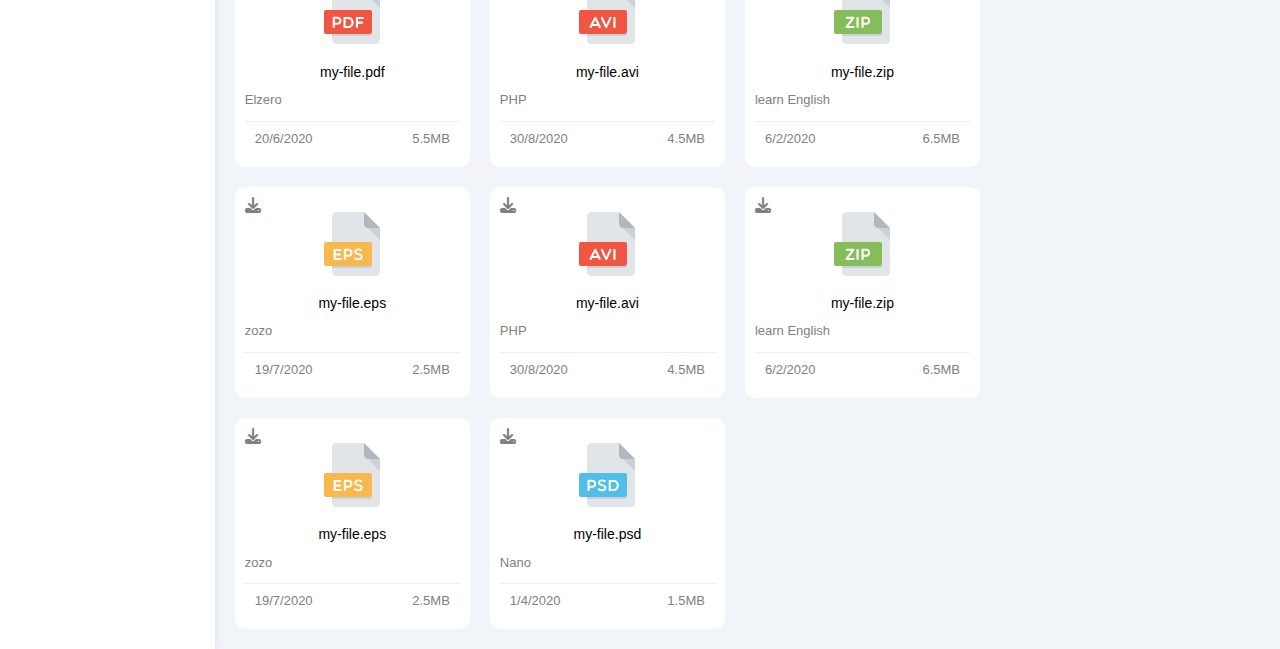
<file: file.html>
<!DOCTYPE html>
<html lang="en">
<head>
    <meta charset="UTF-8">
    <meta http-equiv="X-UA-Compatible" content="IE=edge">
    <meta name="viewport" content="width=device-width, initial-scale=1.0">
    <link rel="stylesheet" href="css/all.min.css">
    <link rel="stylesheet" href="css/framework.css">
    <link rel="stylesheet" href="css/normalize.css">
    <link rel="stylesheet" href="css/master.css">
    <link rel="preconnect" href="https://fonts.googleapis.com/">
    <link rel="preconnect" href="https://fonts.gstatic.com/" crossorigin="">
    <link href="https://fonts.googleapis.com/css2?family=Work+Sans:wght@200;300;400;500;600;700;800&display=swap" rel="stylesheet">
    <title>Files</title>
</head>
<body>
    <div class="page d-flex">
        <div class="sidebar bg-white p-20 p-relative">
            <h3 class="p-relative txt-c mt-0">Elzero</h3>
            <ul>
                <li>
                    <a class="d-flex align-center fs-14 c-black rad-6 p-10" href="index.html">
                        <i class="fa-regular fa-chart-bar fa-fw"></i>
                        <span>Dashboard</span>
                    </a>
                </li>
            <ul>
                <li>
                    <a class="d-flex align-center fs-14 c-black rad-6 p-10" href="setting.html">
                        <i class="fa-solid fa-gear fa-fw"></i>
                        <span>Setting</span>
                    </a>
                </li>
            <ul>
                <li>
                    <a class="d-flex align-center fs-14 c-black rad-6 p-10" href="profile.html">
                        <i class="fa-regular fa-user fa-fw"></i>
                        <span>Profile</span>
                    </a>
                </li>
            <ul>
                <li>
                    <a class="d-flex align-center fs-14 c-black rad-6 p-10" href="projects.html">
                        <i class="fa-solid fa-diagram-project fa-fw"></i>
                        <span>Projects</span>
                    </a>
                </li>
            <ul>
                <li>
                    <a class="d-flex align-center fs-14 c-black rad-6 p-10" href="courses.html">
                        <i class="fa-solid fa-graduation-cap fa-fw"></i>
                        <span>Courses</span>
                    </a>
                </li>
            <ul>
                <li>
                    <a class="d-flex align-center fs-14 c-black rad-6 p-10" href="frends.html">
                        <i class="fa-regular fa-circle-user fa-fw"></i>
                        <span>Friends</span>
                    </a>
                </li>
            <ul>
                <li>
                    <a class="active d-flex align-center fs-14 c-black rad-6 p-10" href="file.html">
                        <i class="fa-regular fa-file fa-fw"></i>
                        <span>Files</span>
                    </a>
                </li>
            <ul>
                <li>
                    <a class="d-flex align-center fs-14 c-black rad-6 p-10" href="plans.html">
                        <i class="fa-regular fa-credit-card fa-fw"></i>
                        <span>Plans</span>
                    </a>
                </li>
            </ul>
        </div>
        <div class="content w-full">
            <!-- Start Head  -->
            <div class="head bg-white p-15 between-flex">
                <div class="search p-relative">
                    <input class="p-10" type="search" placeholder="Type A Keyword">
                </div>
                <div class="icons d-flex align-center">
                    <span class="notification p-relative">
                        <i class="fa-regular fa-bell fa-lg"></i>
                    </span>
                    <img src="imgs/avatar.png" alt="">
                </div>
            </div>
            <!-- End Head  -->
            <h1 class="p-relative">Files</h1>
            <div class="files-page d-flex m-20 gap-20">
                <div class="files-stats p-20 bg-white rad-10">
                    <h2 class="mt-0 mb-15 txt-c-mobile">Files Statistics</h2>
                    <div class="d-flex align-center border-eee p-10 rad-6 mb-15 fs-13">
                        <i class="fa-regular fa-file-pdf fa-lg blue center-flex c-blue icon"></i>
                        <div class="info">
                            <span>PDF Files</span>
                            <span class="c-grey d-block mt-5">130</span>
                        </div>
                        <div class="size">6.5GB</div>
                    </div>
                    <div class="d-flex align-center border-eee p-10 rad-6 mb-15 fs-13">
                        <i class="fa-regular fa-images fa-lg green center-flex c-green icon"></i>
                        <div class="info">
                            <span>Images</span>
                            <span class="c-grey d-block mt-5">115 Files</span>
                        </div>
                        <div class="size">3.5GB</div>
                    </div>
                    <div class="d-flex align-center border-eee p-10 rad-6 mb-15 fs-13">
                        <i class="fa-regular fa-file-word fa-lg red center-flex c-red icon"></i>
                        <div class="info">
                            <span>Word Files</span>
                            <span class="c-grey d-block mt-5">110 Files</span>
                        </div>
                        <div class="size">3.2GB</div>
                    </div>
                    <div class="d-flex align-center border-eee p-10 rad-6 mb-15 fs-13">
                        <i class="fa-solid fa-file-csv fa-lg orange center-flex c-orange icon"></i>
                        <div class="info">
                            <span>CSV Files</span>
                            <span class="c-grey d-block mt-5">99 Files</span>
                        </div>
                        <div class="size">2.9GB</div>
                    </div>
                    <a class="upload bg-blue c-white fs-13 rad-6 d-block w-fit" href="#">
                        <i class="fa-solid fa-angles-up mr-10"></i>
                        Upload
                    </a>
                </div>
                <div class="files-content d-grid gap-20">
                    <div class="file bg-white p-10 rad-10">
                        <i class="fa-solid fa-download c-grey p-absolute"></i>
                        <div class="icon txt-c">
                            <img class="mt-15 mb-15" src="imgs/pdf.svg" alt="">
                        </div>
                        <div class="txt-c mb-10 fs-14">my-file.pdf</div>
                        <p class="c-grey fs-13">Elzero</p>
                        <div class="info between-flex mt-10 pt-10 fs-13 c-grey">
                            <span>20/6/2020</span>
                            5.5MB
                        </div>
                    </div>
                    <div class="file bg-white p-10 rad-10">
                        <i class="fa-solid fa-download c-grey p-absolute"></i>
                        <div class="icon txt-c">
                            <img class="mt-15 mb-15" src="imgs/avi.svg" alt="">
                        </div>
                        <div class="txt-c mb-10 fs-14">my-file.avi</div>
                        <p class="c-grey fs-13">PHP</p>
                        <div class="info between-flex mt-10 pt-10 fs-13 c-grey">
                            <span>30/8/2020</span>
                            4.5MB
                        </div>
                    </div>
                    <div class="file bg-white p-10 rad-10">
                        <i class="fa-solid fa-download c-grey p-absolute"></i>
                        <div class="icon txt-c">
                            <img class="mt-15 mb-15" src="imgs/zip.svg" alt="">
                        </div>
                        <div class="txt-c mb-10 fs-14">my-file.zip</div>
                        <p class="c-grey fs-13">learn English</p>
                        <div class="info between-flex mt-10 pt-10 fs-13 c-grey">
                            <span>6/2/2020</span>
                            6.5MB
                        </div>
                    </div>
                    <div class="file bg-white p-10 rad-10">
                        <i class="fa-solid fa-download c-grey p-absolute"></i>
                        <div class="icon txt-c">
                            <img class="mt-15 mb-15" src="imgs/eps.svg" alt="">
                        </div>
                        <div class="txt-c mb-10 fs-14">my-file.eps</div>
                        <p class="c-grey fs-13">zozo</p>
                        <div class="info between-flex mt-10 pt-10 fs-13 c-grey">
                            <span>19/7/2020</span>
                            2.5MB
                        </div>
                    </div>
                    <div class="file bg-white p-10 rad-10">
                        <i class="fa-solid fa-download c-grey p-absolute"></i>
                        <div class="icon txt-c">
                            <img class="mt-15 mb-15" src="imgs/psd.svg" alt="">
                        </div>
                        <div class="txt-c mb-10 fs-14">my-file.psd</div>
                        <p class="c-grey fs-13">Nano</p>
                        <div class="info between-flex mt-10 pt-10 fs-13 c-grey">
                            <span>1/4/2020</span>
                            1.5MB
                        </div>
                    </div>
                    <div class="file bg-white p-10 rad-10">
                        <i class="fa-solid fa-download c-grey p-absolute"></i>
                        <div class="icon txt-c">
                            <img class="mt-15 mb-15" src="imgs/pdf.svg" alt="">
                        </div>
                        <div class="txt-c mb-10 fs-14">my-file.pdf</div>
                        <p class="c-grey fs-13">Elzero</p>
                        <div class="info between-flex mt-10 pt-10 fs-13 c-grey">
                            <span>20/6/2020</span>
                            5.5MB
                        </div>
                    </div>
                    <div class="file bg-white p-10 rad-10">
                        <i class="fa-solid fa-download c-grey p-absolute"></i>
                        <div class="icon txt-c">
                            <img class="mt-15 mb-15" src="imgs/avi.svg" alt="">
                        </div>
                        <div class="txt-c mb-10 fs-14">my-file.avi</div>
                        <p class="c-grey fs-13">PHP</p>
                        <div class="info between-flex mt-10 pt-10 fs-13 c-grey">
                            <span>30/8/2020</span>
                            4.5MB
                        </div>
                    </div>
                    <div class="file bg-white p-10 rad-10">
                        <i class="fa-solid fa-download c-grey p-absolute"></i>
                        <div class="icon txt-c">
                            <img class="mt-15 mb-15" src="imgs/zip.svg" alt="">
                        </div>
                        <div class="txt-c mb-10 fs-14">my-file.zip</div>
                        <p class="c-grey fs-13">learn English</p>
                        <div class="info between-flex mt-10 pt-10 fs-13 c-grey">
                            <span>6/2/2020</span>
                            6.5MB
                        </div>
                    </div>
                    <div class="file bg-white p-10 rad-10">
                        <i class="fa-solid fa-download c-grey p-absolute"></i>
                        <div class="icon txt-c">
                            <img class="mt-15 mb-15" src="imgs/eps.svg" alt="">
                        </div>
                        <div class="txt-c mb-10 fs-14">my-file.eps</div>
                        <p class="c-grey fs-13">zozo</p>
                        <div class="info between-flex mt-10 pt-10 fs-13 c-grey">
                            <span>19/7/2020</span>
                            2.5MB
                        </div>
                    </div>
                    <div class="file bg-white p-10 rad-10">
                        <i class="fa-solid fa-download c-grey p-absolute"></i>
                        <div class="icon txt-c">
                            <img class="mt-15 mb-15" src="imgs/avi.svg" alt="">
                        </div>
                        <div class="txt-c mb-10 fs-14">my-file.avi</div>
                        <p class="c-grey fs-13">PHP</p>
                        <div class="info between-flex mt-10 pt-10 fs-13 c-grey">
                            <span>30/8/2020</span>
                            4.5MB
                        </div>
                    </div>
                    <div class="file bg-white p-10 rad-10">
                        <i class="fa-solid fa-download c-grey p-absolute"></i>
                        <div class="icon txt-c">
                            <img class="mt-15 mb-15" src="imgs/zip.svg" alt="">
                        </div>
                        <div class="txt-c mb-10 fs-14">my-file.zip</div>
                        <p class="c-grey fs-13">learn English</p>
                        <div class="info between-flex mt-10 pt-10 fs-13 c-grey">
                            <span>6/2/2020</span>
                            6.5MB
                        </div>
                    </div>
                    <div class="file bg-white p-10 rad-10">
                        <i class="fa-solid fa-download c-grey p-absolute"></i>
                        <div class="icon txt-c">
                            <img class="mt-15 mb-15" src="imgs/eps.svg" alt="">
                        </div>
                        <div class="txt-c mb-10 fs-14">my-file.eps</div>
                        <p class="c-grey fs-13">zozo</p>
                        <div class="info between-flex mt-10 pt-10 fs-13 c-grey">
                            <span>19/7/2020</span>
                            2.5MB
                        </div>
                    </div>
                    <div class="file bg-white p-10 rad-10">
                        <i class="fa-solid fa-download c-grey p-absolute"></i>
                        <div class="icon txt-c">
                            <img class="mt-15 mb-15" src="imgs/psd.svg" alt="">
                        </div>
                        <div class="txt-c mb-10 fs-14">my-file.psd</div>
                        <p class="c-grey fs-13">Nano</p>
                        <div class="info between-flex mt-10 pt-10 fs-13 c-grey">
                            <span>1/4/2020</span>
                            1.5MB
                        </div>
                    </div>
                    <div class="file bg-white p-10 rad-10">
                        <i class="fa-solid fa-download c-grey p-absolute"></i>
                        <div class="icon txt-c">
                            <img class="mt-15 mb-15" src="imgs/pdf.svg" alt="">
                        </div>
                        <div class="txt-c mb-10 fs-14">my-file.pdf</div>
                        <p class="c-grey fs-13">Elzero</p>
                        <div class="info between-flex mt-10 pt-10 fs-13 c-grey">
                            <span>20/6/2020</span>
                            5.5MB
                        </div>
                    </div>
                    <div class="file bg-white p-10 rad-10">
                        <i class="fa-solid fa-download c-grey p-absolute"></i>
                        <div class="icon txt-c">
                            <img class="mt-15 mb-15" src="imgs/avi.svg" alt="">
                        </div>
                        <div class="txt-c mb-10 fs-14">my-file.avi</div>
                        <p class="c-grey fs-13">PHP</p>
                        <div class="info between-flex mt-10 pt-10 fs-13 c-grey">
                            <span>30/8/2020</span>
                            4.5MB
                        </div>
                    </div>
                    <div class="file bg-white p-10 rad-10">
                        <i class="fa-solid fa-download c-grey p-absolute"></i>
                        <div class="icon txt-c">
                            <img class="mt-15 mb-15" src="imgs/zip.svg" alt="">
                        </div>
                        <div class="txt-c mb-10 fs-14">my-file.zip</div>
                        <p class="c-grey fs-13">learn English</p>
                        <div class="info between-flex mt-10 pt-10 fs-13 c-grey">
                            <span>6/2/2020</span>
                            6.5MB
                        </div>
                    </div>
                    <div class="file bg-white p-10 rad-10">
                        <i class="fa-solid fa-download c-grey p-absolute"></i>
                        <div class="icon txt-c">
                            <img class="mt-15 mb-15" src="imgs/eps.svg" alt="">
                        </div>
                        <div class="txt-c mb-10 fs-14">my-file.eps</div>
                        <p class="c-grey fs-13">zozo</p>
                        <div class="info between-flex mt-10 pt-10 fs-13 c-grey">
                            <span>19/7/2020</span>
                            2.5MB
                        </div>
                    </div>
                    <div class="file bg-white p-10 rad-10">
                        <i class="fa-solid fa-download c-grey p-absolute"></i>
                        <div class="icon txt-c">
                            <img class="mt-15 mb-15" src="imgs/psd.svg" alt="">
                        </div>
                        <div class="txt-c mb-10 fs-14">my-file.psd</div>
                        <p class="c-grey fs-13">Nano</p>
                        <div class="info between-flex mt-10 pt-10 fs-13 c-grey">
                            <span>1/4/2020</span>
                            1.5MB
                        </div>
                    </div>
                    <div class="file bg-white p-10 rad-10">
                        <i class="fa-solid fa-download c-grey p-absolute"></i>
                        <div class="icon txt-c">
                            <img class="mt-15 mb-15" src="imgs/pdf.svg" alt="">
                        </div>
                        <div class="txt-c mb-10 fs-14">my-file.pdf</div>
                        <p class="c-grey fs-13">Elzero</p>
                        <div class="info between-flex mt-10 pt-10 fs-13 c-grey">
                            <span>20/6/2020</span>
                            5.5MB
                        </div>
                    </div>
                    <div class="file bg-white p-10 rad-10">
                        <i class="fa-solid fa-download c-grey p-absolute"></i>
                        <div class="icon txt-c">
                            <img class="mt-15 mb-15" src="imgs/avi.svg" alt="">
                        </div>
                        <div class="txt-c mb-10 fs-14">my-file.avi</div>
                        <p class="c-grey fs-13">PHP</p>
                        <div class="info between-flex mt-10 pt-10 fs-13 c-grey">
                            <span>30/8/2020</span>
                            4.5MB
                        </div>
                    </div>
                    <div class="file bg-white p-10 rad-10">
                        <i class="fa-solid fa-download c-grey p-absolute"></i>
                        <div class="icon txt-c">
                            <img class="mt-15 mb-15" src="imgs/zip.svg" alt="">
                        </div>
                        <div class="txt-c mb-10 fs-14">my-file.zip</div>
                        <p class="c-grey fs-13">learn English</p>
                        <div class="info between-flex mt-10 pt-10 fs-13 c-grey">
                            <span>6/2/2020</span>
                            6.5MB
                        </div>
                    </div>
                    <div class="file bg-white p-10 rad-10">
                        <i class="fa-solid fa-download c-grey p-absolute"></i>
                        <div class="icon txt-c">
                            <img class="mt-15 mb-15" src="imgs/eps.svg" alt="">
                        </div>
                        <div class="txt-c mb-10 fs-14">my-file.eps</div>
                        <p class="c-grey fs-13">zozo</p>
                        <div class="info between-flex mt-10 pt-10 fs-13 c-grey">
                            <span>19/7/2020</span>
                            2.5MB
                        </div>
                    </div>
                    <div class="file bg-white p-10 rad-10">
                        <i class="fa-solid fa-download c-grey p-absolute"></i>
                        <div class="icon txt-c">
                            <img class="mt-15 mb-15" src="imgs/avi.svg" alt="">
                        </div>
                        <div class="txt-c mb-10 fs-14">my-file.avi</div>
                        <p class="c-grey fs-13">PHP</p>
                        <div class="info between-flex mt-10 pt-10 fs-13 c-grey">
                            <span>30/8/2020</span>
                            4.5MB
                        </div>
                    </div>
                    <div class="file bg-white p-10 rad-10">
                        <i class="fa-solid fa-download c-grey p-absolute"></i>
                        <div class="icon txt-c">
                            <img class="mt-15 mb-15" src="imgs/zip.svg" alt="">
                        </div>
                        <div class="txt-c mb-10 fs-14">my-file.zip</div>
                        <p class="c-grey fs-13">learn English</p>
                        <div class="info between-flex mt-10 pt-10 fs-13 c-grey">
                            <span>6/2/2020</span>
                            6.5MB
                        </div>
                    </div>
                    <div class="file bg-white p-10 rad-10">
                        <i class="fa-solid fa-download c-grey p-absolute"></i>
                        <div class="icon txt-c">
                            <img class="mt-15 mb-15" src="imgs/eps.svg" alt="">
                        </div>
                        <div class="txt-c mb-10 fs-14">my-file.eps</div>
                        <p class="c-grey fs-13">zozo</p>
                        <div class="info between-flex mt-10 pt-10 fs-13 c-grey">
                            <span>19/7/2020</span>
                            2.5MB
                        </div>
                    </div>
                    <div class="file bg-white p-10 rad-10">
                        <i class="fa-solid fa-download c-grey p-absolute"></i>
                        <div class="icon txt-c">
                            <img class="mt-15 mb-15" src="imgs/psd.svg" alt="">
                        </div>
                        <div class="txt-c mb-10 fs-14">my-file.psd</div>
                        <p class="c-grey fs-13">Nano</p>
                        <div class="info between-flex mt-10 pt-10 fs-13 c-grey">
                            <span>1/4/2020</span>
                            1.5MB
                        </div>
                    </div>
                </div>
            </div>
        </div>
    </div>
</body>
</html>
</file>
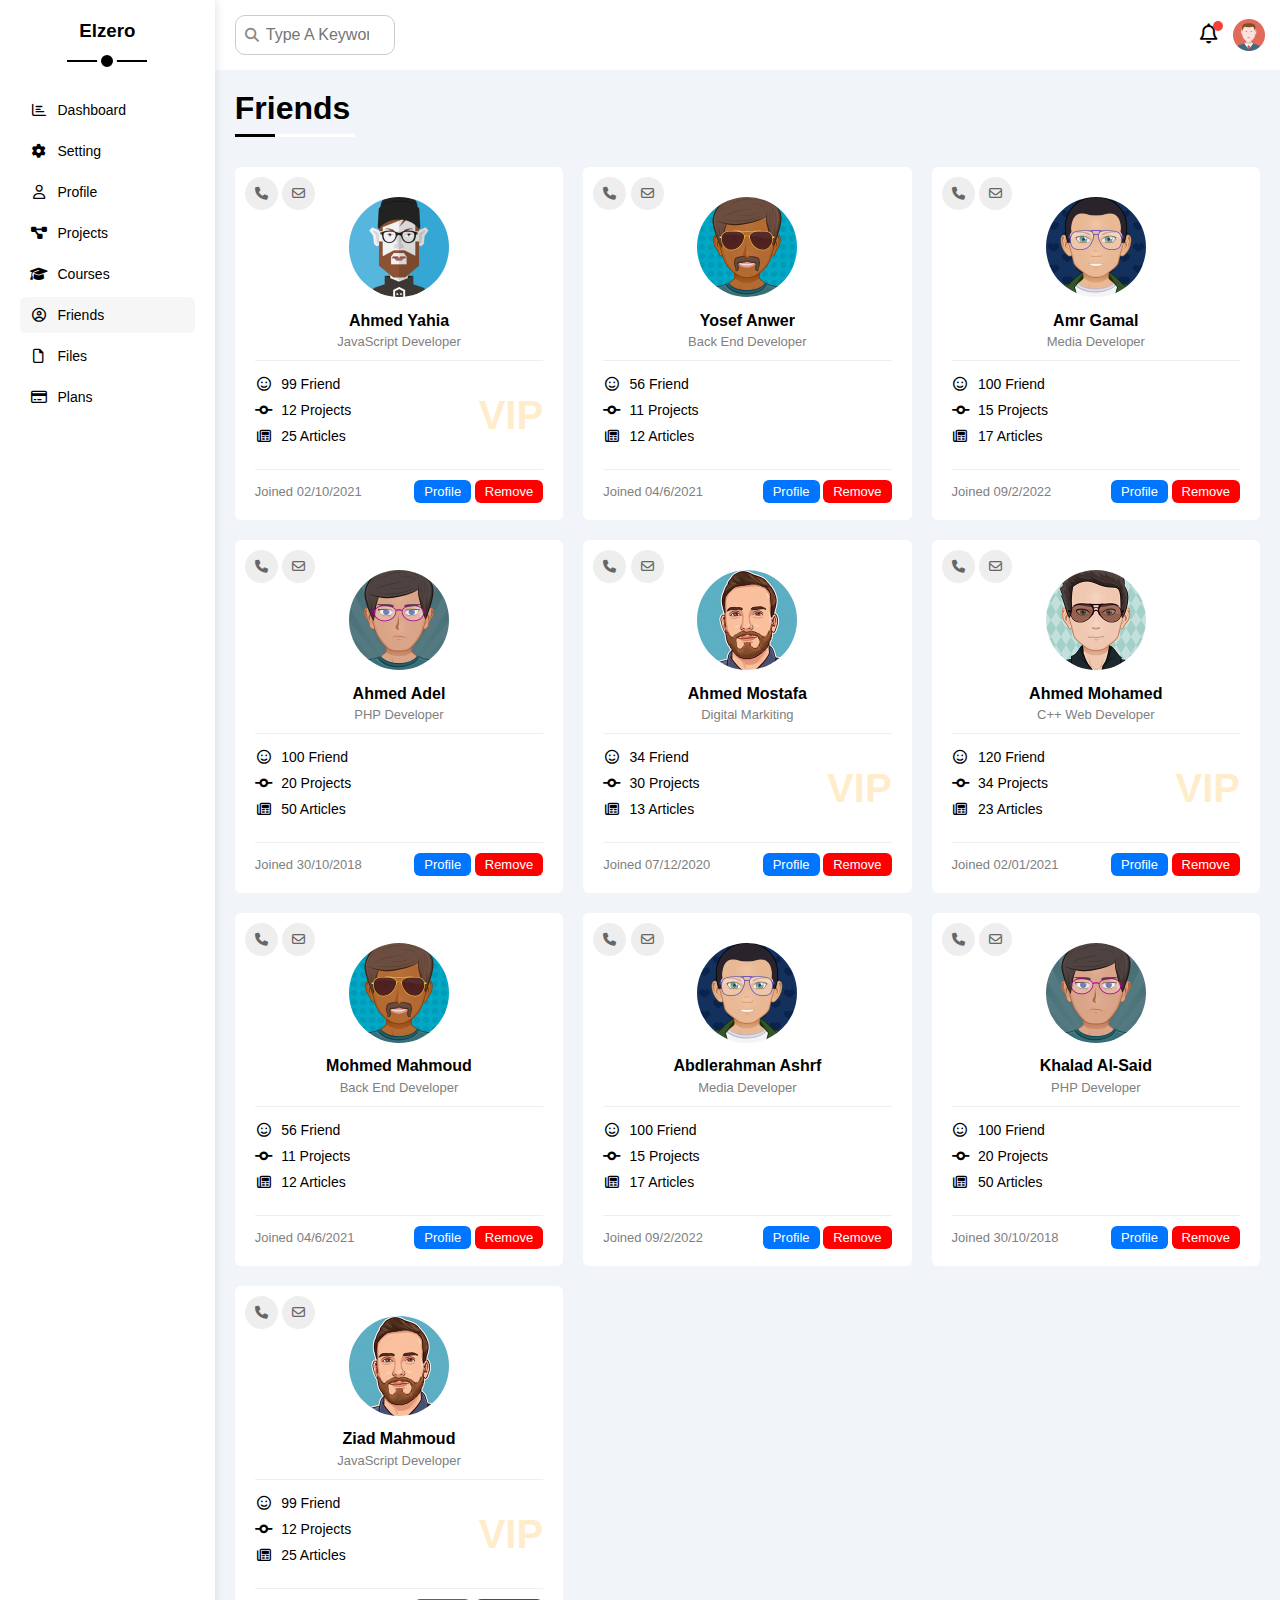
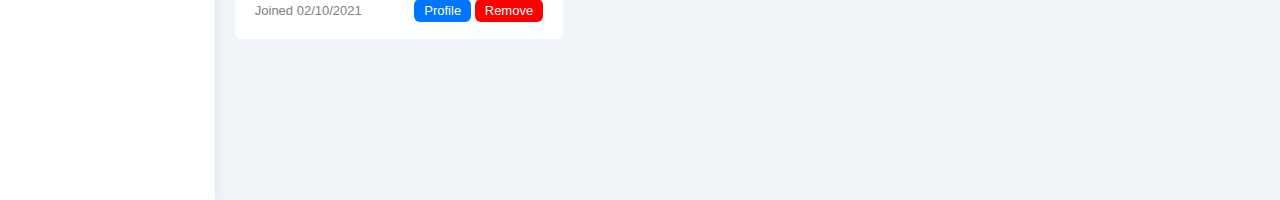
<file: frends.html>
<!DOCTYPE html>
<html lang="en">
<head>
    <meta charset="UTF-8">
    <meta http-equiv="X-UA-Compatible" content="IE=edge">
    <meta name="viewport" content="width=device-width, initial-scale=1.0">
    <link rel="stylesheet" href="css/all.min.css">
    <link rel="stylesheet" href="css/framework.css">
    <link rel="stylesheet" href="css/normalize.css">
    <link rel="stylesheet" href="css/master.css">
    <link rel="preconnect" href="https://fonts.googleapis.com/">
    <link rel="preconnect" href="https://fonts.gstatic.com/" crossorigin="">
    <link href="https://fonts.googleapis.com/css2?family=Work+Sans:wght@200;300;400;500;600;700;800&display=swap" rel="stylesheet">
    <title>Friends</title>
</head>
<body>
    <div class="page d-flex">
        <div class="sidebar bg-white p-20 p-relative">
            <h3 class="p-relative txt-c mt-0">Elzero</h3>
            <ul>
                <li>
                    <a class="d-flex align-center fs-14 c-black rad-6 p-10" href="index.html">
                        <i class="fa-regular fa-chart-bar fa-fw"></i>
                        <span>Dashboard</span>
                    </a>
                </li>
            <ul>
                <li>
                    <a class="d-flex align-center fs-14 c-black rad-6 p-10" href="setting.html">
                        <i class="fa-solid fa-gear fa-fw"></i>
                        <span>Setting</span>
                    </a>
                </li>
            <ul>
                <li>
                    <a class="d-flex align-center fs-14 c-black rad-6 p-10" href="profile.html">
                        <i class="fa-regular fa-user fa-fw"></i>
                        <span>Profile</span>
                    </a>
                </li>
            <ul>
                <li>
                    <a class="d-flex align-center fs-14 c-black rad-6 p-10" href="projects.html">
                        <i class="fa-solid fa-diagram-project fa-fw"></i>
                        <span>Projects</span>
                    </a>
                </li>
            <ul>
                <li>
                    <a class="d-flex align-center fs-14 c-black rad-6 p-10" href="courses.html">
                        <i class="fa-solid fa-graduation-cap fa-fw"></i>
                        <span>Courses</span>
                    </a>
                </li>
            <ul>
                <li>
                    <a class="active d-flex align-center fs-14 c-black rad-6 p-10" href="frends.html">
                        <i class="fa-regular fa-circle-user fa-fw"></i>
                        <span>Friends</span>
                    </a>
                </li>
            <ul>
                <li>
                    <a class=" d-flex align-center fs-14 c-black rad-6 p-10" href="file.html">
                        <i class="fa-regular fa-file fa-fw"></i>
                        <span>Files</span>
                    </a>
                </li>
            <ul>
                <li>
                    <a class="d-flex align-center fs-14 c-black rad-6 p-10" href="plans.html">
                        <i class="fa-regular fa-credit-card fa-fw"></i>
                        <span>Plans</span>
                    </a>
                </li>
            </ul>
        </div>
        <div class="content w-full">
            <!-- Start Head  -->
            <div class="head bg-white p-15 between-flex">
                <div class="search p-relative">
                    <input class="p-10" type="search" placeholder="Type A Keyword">
                </div>
                <div class="icons d-flex align-center">
                    <span class="notification p-relative">
                        <i class="fa-regular fa-bell fa-lg"></i>
                    </span>
                    <img src="imgs/avatar.png" alt="">
                </div>
            </div>
            <!-- End Head  -->
            <h1 class="p-relative">Friends</h1>
            <div class="friends-page d-grid m-20 gap-20">
                <div class="friend bg-white rad-6 p-20 p-relative">
                    <div class="contact">
                        <i class="fa-solid fa-phone"></i>
                        <i class="fa-regular fa-envelope"></i>
                    </div>
                    <div class="txt-c">
                        <img class="rad-half mt-10 mb-10 w-100 h-100" src="imgs/avatar-01.png" alt="">
                        <h4 class="m-0">Ahmed Yahia</h4>
                        <p class="c-grey fs-13 mt-5 mb-0">JavaScript Developer</p>
                    </div>
                    <div class="icons fs-14 p-relative">
                        <div class="mb-10">
                            <i class="fa-regular fa-face-smile fa-fw"></i>
                            <span>99 Friend</span>
                        </div>
                        <div class="mb-10">
                            <i class="fa-solid fa-code-commit fa-fw"></i>
                            <span>12 Projects</span>
                        </div>
                        <div class="mb-10">
                            <i class="fa-regular fa-newspaper fa-fw"></i>
                            <span>25 Articles</span>
                        </div>
                        <span class="vip fw-bold c-orange">VIP</span>
                    </div>
                    <div class="info between-flex fs-13">
                        <span class="c-grey">Joined 02/10/2021</span>
                        <div>
                            <a class="bg-blue c-white btn-shape" href="profile.html">Profile</a>
                            <a class="bg-red c-white btn-shape" href="#">Remove</a>
                        </div>
                    </div>
                </div>
                <div class="friend bg-white rad-6 p-20 p-relative">
                    <div class="contact">
                        <i class="fa-solid fa-phone"></i>
                        <i class="fa-regular fa-envelope"></i>
                    </div>
                    <div class="txt-c">
                        <img class="rad-half mt-10 mb-10 w-100 h-100" src="imgs/avatar-02.png" alt="">
                        <h4 class="m-0">Yosef Anwer</h4>
                        <p class="c-grey fs-13 mt-5 mb-0">Back End Developer</p>
                    </div>
                    <div class="icons fs-14 p-relative">
                        <div class="mb-10">
                            <i class="fa-regular fa-face-smile fa-fw"></i>
                            <span>56 Friend</span>
                        </div>
                        <div class="mb-10">
                            <i class="fa-solid fa-code-commit fa-fw"></i>
                            <span>11 Projects</span>
                        </div>
                        <div class="mb-10">
                            <i class="fa-regular fa-newspaper fa-fw"></i>
                            <span>12 Articles</span>
                        </div>
                    </div>
                    <div class="info between-flex fs-13">
                        <span class="c-grey">Joined 04/6/2021</span>
                        <div>
                            <a class="bg-blue c-white btn-shape" href="profile.html">Profile</a>
                            <a class="bg-red c-white btn-shape" href="#">Remove</a>
                        </div>
                    </div>
                </div>
                <div class="friend bg-white rad-6 p-20 p-relative">
                    <div class="contact">
                        <i class="fa-solid fa-phone"></i>
                        <i class="fa-regular fa-envelope"></i>
                    </div>
                    <div class="txt-c">
                        <img class="rad-half mt-10 mb-10 w-100 h-100" src="imgs/avatar-03.png" alt="">
                        <h4 class="m-0">Amr Gamal</h4>
                        <p class="c-grey fs-13 mt-5 mb-0">Media Developer</p>
                    </div>
                    <div class="icons fs-14 p-relative">
                        <div class="mb-10">
                            <i class="fa-regular fa-face-smile fa-fw"></i>
                            <span>100 Friend</span>
                        </div>
                        <div class="mb-10">
                            <i class="fa-solid fa-code-commit fa-fw"></i>
                            <span>15 Projects</span>
                        </div>
                        <div class="mb-10">
                            <i class="fa-regular fa-newspaper fa-fw"></i>
                            <span>17 Articles</span>
                        </div>
                    </div>
                    <div class="info between-flex fs-13">
                        <span class="c-grey">Joined 09/2/2022</span>
                        <div>
                            <a class="bg-blue c-white btn-shape" href="profile.html">Profile</a>
                            <a class="bg-red c-white btn-shape" href="#">Remove</a>
                        </div>
                    </div>
                </div>
                <div class="friend bg-white rad-6 p-20 p-relative">
                    <div class="contact">
                        <i class="fa-solid fa-phone"></i>
                        <i class="fa-regular fa-envelope"></i>
                    </div>
                    <div class="txt-c">
                        <img class="rad-half mt-10 mb-10 w-100 h-100" src="imgs/avatar-04.png" alt="">
                        <h4 class="m-0">Ahmed Adel</h4>
                        <p class="c-grey fs-13 mt-5 mb-0">PHP Developer</p>
                    </div>
                    <div class="icons fs-14 p-relative">
                        <div class="mb-10">
                            <i class="fa-regular fa-face-smile fa-fw"></i>
                            <span>100 Friend</span>
                        </div>
                        <div class="mb-10">
                            <i class="fa-solid fa-code-commit fa-fw"></i>
                            <span>20 Projects</span>
                        </div>
                        <div class="mb-10">
                            <i class="fa-regular fa-newspaper fa-fw"></i>
                            <span>50 Articles</span>
                        </div>
                    </div>
                    <div class="info between-flex fs-13">
                        <span class="c-grey">Joined 30/10/2018</span>
                        <div>
                            <a class="bg-blue c-white btn-shape" href="profile.html">Profile</a>
                            <a class="bg-red c-white btn-shape" href="#">Remove</a>
                        </div>
                    </div>
                </div>
                <div class="friend bg-white rad-6 p-20 p-relative">
                    <div class="contact">
                        <i class="fa-solid fa-phone"></i>
                        <i class="fa-regular fa-envelope"></i>
                    </div>
                    <div class="txt-c">
                        <img class="rad-half mt-10 mb-10 w-100 h-100" src="imgs/avatar-05.png" alt="">
                        <h4 class="m-0">Ahmed Mostafa</h4>
                        <p class="c-grey fs-13 mt-5 mb-0">Digital Markiting</p>
                    </div>
                    <div class="icons fs-14 p-relative">
                        <div class="mb-10">
                            <i class="fa-regular fa-face-smile fa-fw"></i>
                            <span>34 Friend</span>
                        </div>
                        <div class="mb-10">
                            <i class="fa-solid fa-code-commit fa-fw"></i>
                            <span>30 Projects</span>
                        </div>
                        <div class="mb-10">
                            <i class="fa-regular fa-newspaper fa-fw"></i>
                            <span>13 Articles</span>
                        </div>
                        <span class="vip fw-bold c-orange">VIP</span>
                    </div>
                    <div class="info between-flex fs-13">
                        <span class="c-grey">Joined 07/12/2020</span>
                        <div>
                            <a class="bg-blue c-white btn-shape" href="profile.html">Profile</a>
                            <a class="bg-red c-white btn-shape" href="#">Remove</a>
                        </div>
                    </div>
                </div>
                <div class="friend bg-white rad-6 p-20 p-relative">
                    <div class="contact">
                        <i class="fa-solid fa-phone"></i>
                        <i class="fa-regular fa-envelope"></i>
                    </div>
                    <div class="txt-c">
                        <img class="rad-half mt-10 mb-10 w-100 h-100" src="imgs/avatar-06.png" alt="">
                        <h4 class="m-0">Ahmed Mohamed</h4>
                        <p class="c-grey fs-13 mt-5 mb-0">C++ Web Developer</p>
                    </div>
                    <div class="icons fs-14 p-relative">
                        <div class="mb-10">
                            <i class="fa-regular fa-face-smile fa-fw"></i>
                            <span>120 Friend</span>
                        </div>
                        <div class="mb-10">
                            <i class="fa-solid fa-code-commit fa-fw"></i>
                            <span>34 Projects</span>
                        </div>
                        <div class="mb-10">
                            <i class="fa-regular fa-newspaper fa-fw"></i>
                            <span>23 Articles</span>
                        </div>
                        <span class="vip fw-bold c-orange">VIP</span>
                    </div>
                    <div class="info between-flex fs-13">
                        <span class="c-grey">Joined 02/01/2021</span>
                        <div>
                            <a class="bg-blue c-white btn-shape" href="profile.html">Profile</a>
                            <a class="bg-red c-white btn-shape" href="#">Remove</a>
                        </div>
                    </div>
                </div>
                <div class="friend bg-white rad-6 p-20 p-relative">
                    <div class="contact">
                        <i class="fa-solid fa-phone"></i>
                        <i class="fa-regular fa-envelope"></i>
                    </div>
                    <div class="txt-c">
                        <img class="rad-half mt-10 mb-10 w-100 h-100" src="imgs/avatar-02.png" alt="">
                        <h4 class="m-0">Mohmed Mahmoud</h4>
                        <p class="c-grey fs-13 mt-5 mb-0">Back End Developer</p>
                    </div>
                    <div class="icons fs-14 p-relative">
                        <div class="mb-10">
                            <i class="fa-regular fa-face-smile fa-fw"></i>
                            <span>56 Friend</span>
                        </div>
                        <div class="mb-10">
                            <i class="fa-solid fa-code-commit fa-fw"></i>
                            <span>11 Projects</span>
                        </div>
                        <div class="mb-10">
                            <i class="fa-regular fa-newspaper fa-fw"></i>
                            <span>12 Articles</span>
                        </div>
                    </div>
                    <div class="info between-flex fs-13">
                        <span class="c-grey">Joined 04/6/2021</span>
                        <div>
                            <a class="bg-blue c-white btn-shape" href="profile.html">Profile</a>
                            <a class="bg-red c-white btn-shape" href="#">Remove</a>
                        </div>
                    </div>
                </div>
                <div class="friend bg-white rad-6 p-20 p-relative">
                    <div class="contact">
                        <i class="fa-solid fa-phone"></i>
                        <i class="fa-regular fa-envelope"></i>
                    </div>
                    <div class="txt-c">
                        <img class="rad-half mt-10 mb-10 w-100 h-100" src="imgs/avatar-03.png" alt="">
                        <h4 class="m-0">Abdlerahman Ashrf</h4>
                        <p class="c-grey fs-13 mt-5 mb-0">Media Developer</p>
                    </div>
                    <div class="icons fs-14 p-relative">
                        <div class="mb-10">
                            <i class="fa-regular fa-face-smile fa-fw"></i>
                            <span>100 Friend</span>
                        </div>
                        <div class="mb-10">
                            <i class="fa-solid fa-code-commit fa-fw"></i>
                            <span>15 Projects</span>
                        </div>
                        <div class="mb-10">
                            <i class="fa-regular fa-newspaper fa-fw"></i>
                            <span>17 Articles</span>
                        </div>
                    </div>
                    <div class="info between-flex fs-13">
                        <span class="c-grey">Joined 09/2/2022</span>
                        <div>
                            <a class="bg-blue c-white btn-shape" href="profile.html">Profile</a>
                            <a class="bg-red c-white btn-shape" href="#">Remove</a>
                        </div>
                    </div>
                </div>
                <div class="friend bg-white rad-6 p-20 p-relative">
                    <div class="contact">
                        <i class="fa-solid fa-phone"></i>
                        <i class="fa-regular fa-envelope"></i>
                    </div>
                    <div class="txt-c">
                        <img class="rad-half mt-10 mb-10 w-100 h-100" src="imgs/avatar-04.png" alt="">
                        <h4 class="m-0">Khalad Al-Said</h4>
                        <p class="c-grey fs-13 mt-5 mb-0">PHP Developer</p>
                    </div>
                    <div class="icons fs-14 p-relative">
                        <div class="mb-10">
                            <i class="fa-regular fa-face-smile fa-fw"></i>
                            <span>100 Friend</span>
                        </div>
                        <div class="mb-10">
                            <i class="fa-solid fa-code-commit fa-fw"></i>
                            <span>20 Projects</span>
                        </div>
                        <div class="mb-10">
                            <i class="fa-regular fa-newspaper fa-fw"></i>
                            <span>50 Articles</span>
                        </div>
                    </div>
                    <div class="info between-flex fs-13">
                        <span class="c-grey">Joined 30/10/2018</span>
                        <div>
                            <a class="bg-blue c-white btn-shape" href="profile.html">Profile</a>
                            <a class="bg-red c-white btn-shape" href="#">Remove</a>
                        </div>
                    </div>
                </div>
                <div class="friend bg-white rad-6 p-20 p-relative">
                    <div class="contact">
                        <i class="fa-solid fa-phone"></i>
                        <i class="fa-regular fa-envelope"></i>
                    </div>
                    <div class="txt-c">
                        <img class="rad-half mt-10 mb-10 w-100 h-100" src="imgs/avatar-05.png" alt="">
                        <h4 class="m-0">Ziad Mahmoud</h4>
                        <p class="c-grey fs-13 mt-5 mb-0">JavaScript Developer</p>
                    </div>
                    <div class="icons fs-14 p-relative">
                        <div class="mb-10">
                            <i class="fa-regular fa-face-smile fa-fw"></i>
                            <span>99 Friend</span>
                        </div>
                        <div class="mb-10">
                            <i class="fa-solid fa-code-commit fa-fw"></i>
                            <span>12 Projects</span>
                        </div>
                        <div class="mb-10">
                            <i class="fa-regular fa-newspaper fa-fw"></i>
                            <span>25 Articles</span>
                        </div>
                        <span class="vip fw-bold c-orange">VIP</span>
                    </div>
                    <div class="info between-flex fs-13">
                        <span class="c-grey">Joined 02/10/2021</span>
                        <div>
                            <a class="bg-blue c-white btn-shape" href="profile.html">Profile</a>
                            <a class="bg-red c-white btn-shape" href="#">Remove</a>
                        </div>
                    </div>
                </div>
            </div>
        </div>
    </div>
</body>
</html>
</file>
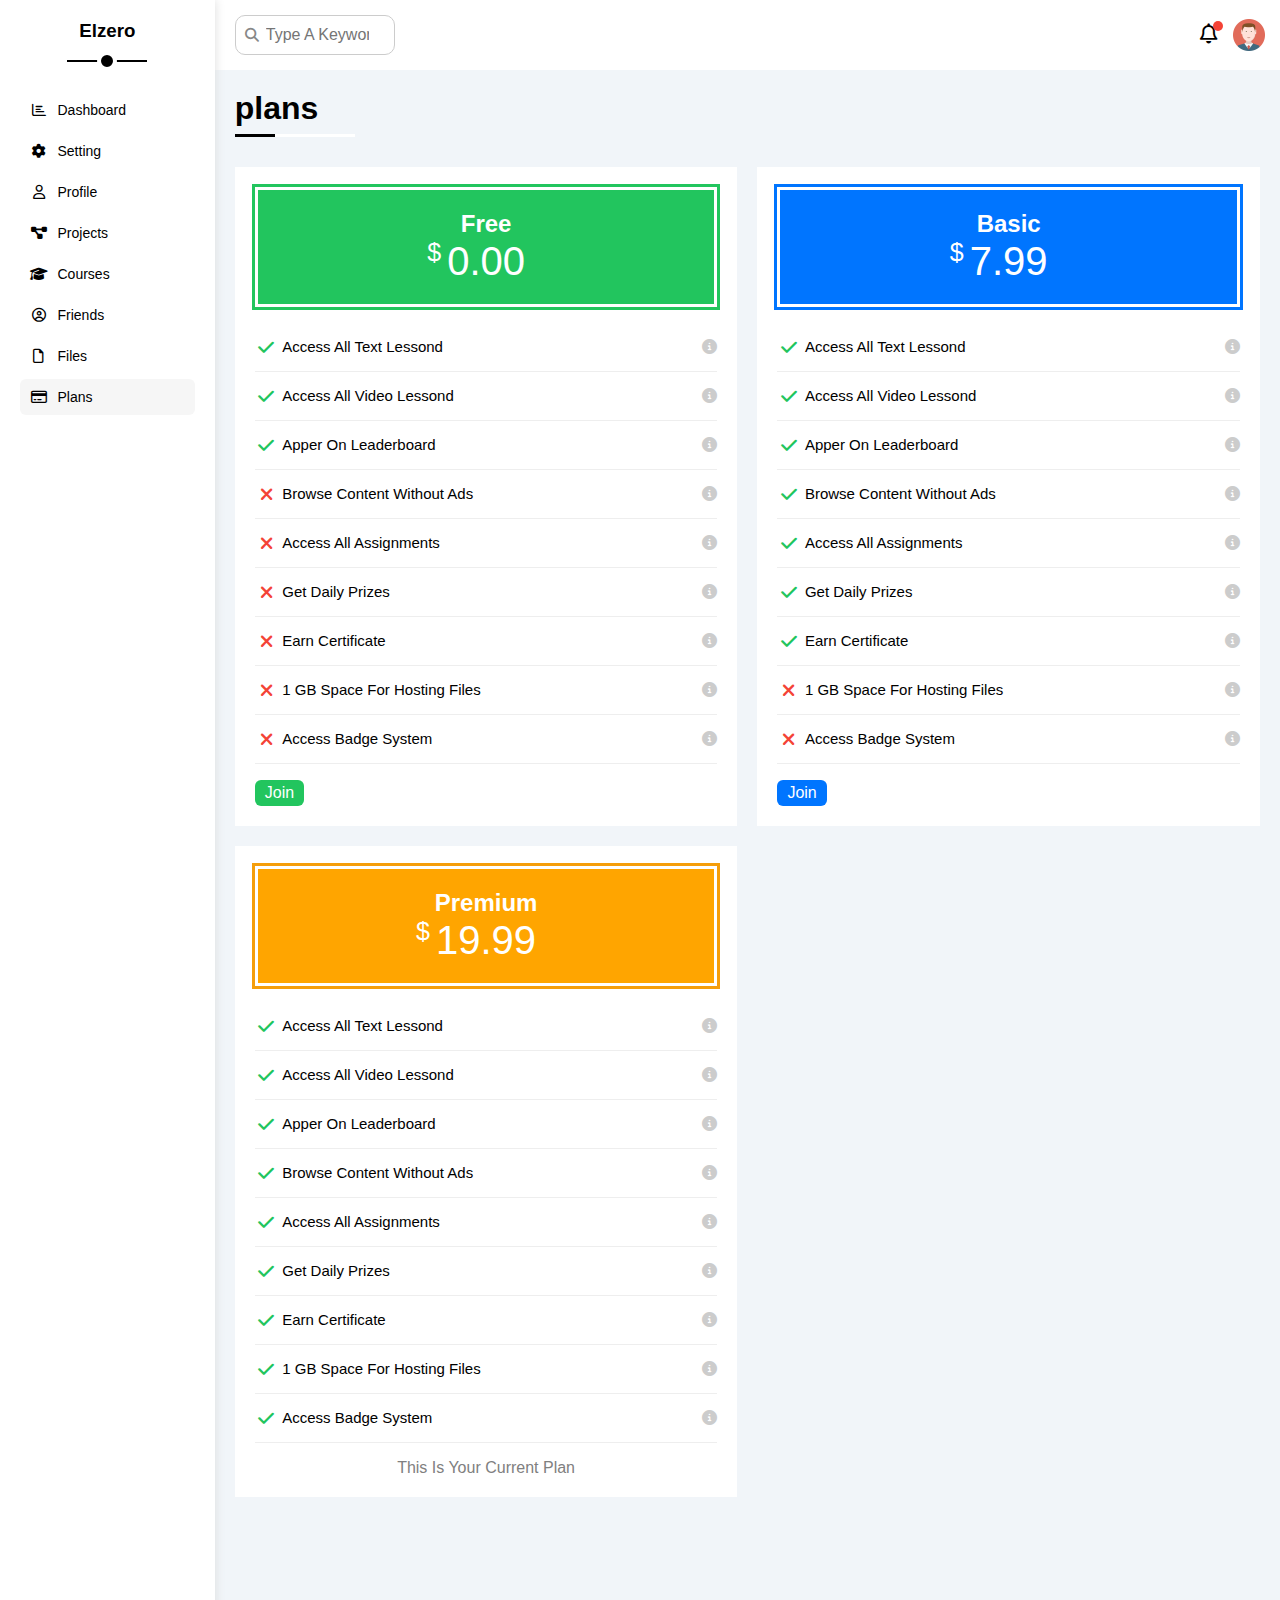
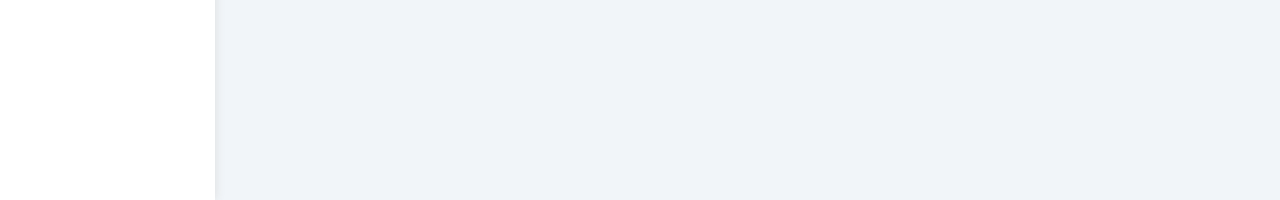
<file: plans.html>
<!DOCTYPE html>
<html lang="en">
<head>
    <meta charset="UTF-8">
    <meta http-equiv="X-UA-Compatible" content="IE=edge">
    <meta name="viewport" content="width=device-width, initial-scale=1.0">
    <link rel="stylesheet" href="css/all.min.css">
    <link rel="stylesheet" href="css/framework.css">
    <link rel="stylesheet" href="css/normalize.css">
    <link rel="stylesheet" href="css/master.css">
    <link rel="preconnect" href="https://fonts.googleapis.com/">
    <link rel="preconnect" href="https://fonts.gstatic.com/" crossorigin="">
    <link href="https://fonts.googleapis.com/css2?family=Work+Sans:wght@200;300;400;500;600;700;800&display=swap" rel="stylesheet">
    <title>plans</title>
</head>
<body>
    <div class="page d-flex">
        <div class="sidebar bg-white p-20 p-relative">
            <h3 class="p-relative txt-c mt-0">Elzero</h3>
            <ul>
                <li>
                    <a class="d-flex align-center fs-14 c-black rad-6 p-10" href="index.html">
                        <i class="fa-regular fa-chart-bar fa-fw"></i>
                        <span>Dashboard</span>
                    </a>
                </li>
            <ul>
                <li>
                    <a class="d-flex align-center fs-14 c-black rad-6 p-10" href="setting.html">
                        <i class="fa-solid fa-gear fa-fw"></i>
                        <span>Setting</span>
                    </a>
                </li>
            <ul>
                <li>
                    <a class="d-flex align-center fs-14 c-black rad-6 p-10" href="profile.html">
                        <i class="fa-regular fa-user fa-fw"></i>
                        <span>Profile</span>
                    </a>
                </li>
            <ul>
                <li>
                    <a class="d-flex align-center fs-14 c-black rad-6 p-10" href="projects.html">
                        <i class="fa-solid fa-diagram-project fa-fw"></i>
                        <span>Projects</span>
                    </a>
                </li>
            <ul>
                <li>
                    <a class="d-flex align-center fs-14 c-black rad-6 p-10" href="courses.html">
                        <i class="fa-solid fa-graduation-cap fa-fw"></i>
                        <span>Courses</span>
                    </a>
                </li>
            <ul>
                <li>
                    <a class="d-flex align-center fs-14 c-black rad-6 p-10" href="frends.html">
                        <i class="fa-regular fa-circle-user fa-fw"></i>
                        <span>Friends</span>
                    </a>
                </li>
            <ul>
                <li>
                    <a class="d-flex align-center fs-14 c-black rad-6 p-10" href="file.html">
                        <i class="fa-regular fa-file fa-fw"></i>
                        <span>Files</span>
                    </a>
                </li>
            <ul>
                <li>
                    <a class="active d-flex align-center fs-14 c-black rad-6 p-10" href="plans.html">
                        <i class="fa-regular fa-credit-card fa-fw"></i>
                        <span>Plans</span>
                    </a>
                </li>
            </ul>
        </div>
        <div class="content w-full">
            <!-- Start Head  -->
            <div class="head bg-white p-15 between-flex">
                <div class="search p-relative">
                    <input class="p-10" type="search" placeholder="Type A Keyword">
                </div>
                <div class="icons d-flex align-center">
                    <span class="notification p-relative">
                        <i class="fa-regular fa-bell fa-lg"></i>
                    </span>
                    <img src="imgs/avatar.png" alt="">
                </div>
            </div>
            <!-- End Head  -->
            <h1 class="p-relative">plans</h1>
            <div class="plans-page d-grid m-20 gap-20">
                <div class="plan green bg-white p-20">
                    <div class="top bg-green txt-c p-20">
                        <h2 class="m-0 c-white">Free</h2>
                        <div class="price c-white"><span>$</span>0.00</div>
                    </div>
                    <ul>
                        <li>
                            <i class="fa-solid fa-check fa-fw yes"></i>
                            <span>Access All Text Lessond</span>
                            <i class="fa-solid fa-circle-info help"></i>
                        </li>
                        <li>
                            <i class="fa-solid fa-check fa-fw yes"></i>
                            <span>Access All Video Lessond</span>
                            <i class="fa-solid fa-circle-info help"></i>
                        </li>
                        <li>
                            <i class="fa-solid fa-check fa-fw yes"></i>
                            <span>Apper On Leaderboard</span>
                            <i class="fa-solid fa-circle-info help"></i>
                        </li>
                        <li>
                            <i class="fa-solid fa-xmark fa-fw "></i>
                            <span>Browse Content Without Ads</span>
                            <i class="fa-solid fa-circle-info help"></i>
                        </li>
                        <li>
                            <i class="fa-solid fa-xmark fa-fw "></i>
                            <span>Access All Assignments</span>
                            <i class="fa-solid fa-circle-info help"></i>
                        </li>
                        <li>
                            <i class="fa-solid fa-xmark fa-fw "></i>
                            <span>Get Daily Prizes</span>
                            <i class="fa-solid fa-circle-info help"></i>
                        </li>
                        <li>
                            <i class="fa-solid fa-xmark fa-fw "></i>
                            <span>Earn Certificate</span>
                            <i class="fa-solid fa-circle-info help"></i>
                        </li>
                        <li>
                            <i class="fa-solid fa-xmark fa-fw "></i>
                            <span>1 GB Space For Hosting Files</span>
                            <i class="fa-solid fa-circle-info help"></i>
                        </li>
                        <li>
                            <i class="fa-solid fa-xmark fa-fw "></i>
                            <span>Access Badge System</span>
                            <i class="fa-solid fa-circle-info help"></i>
                        </li>
                    </ul>
                    <a href="#" class="btn-shape bg-green c-white d-block w-fit">Join</a>
                </div>
                <div class="plan blue bg-white p-20">
                    <div class="top bg-blue txt-c p-20">
                        <h2 class="m-0 c-white">Basic</h2>
                        <div class="price c-white"><span>$</span>7.99</div>
                    </div>
                    <ul>
                        <li>
                            <i class="fa-solid fa-check fa-fw yes"></i>
                            <span>Access All Text Lessond</span>
                            <i class="fa-solid fa-circle-info help"></i>
                        </li>
                        <li>
                            <i class="fa-solid fa-check fa-fw yes"></i>
                            <span>Access All Video Lessond</span>
                            <i class="fa-solid fa-circle-info help"></i>
                        </li>
                        <li>
                            <i class="fa-solid fa-check fa-fw yes"></i>
                            <span>Apper On Leaderboard</span>
                            <i class="fa-solid fa-circle-info help"></i>
                        </li>
                        <li>
                            <i class="fa-solid fa-check fa-fw yes"></i>
                            <span>Browse Content Without Ads</span>
                            <i class="fa-solid fa-circle-info help"></i>
                        </li>
                        <li>
                            <i class="fa-solid fa-check fa-fw yes"></i>
                            <span>Access All Assignments</span>
                            <i class="fa-solid fa-circle-info help"></i>
                        </li>
                        <li>
                            <i class="fa-solid fa-check fa-fw yes"></i>
                            <span>Get Daily Prizes</span>
                            <i class="fa-solid fa-circle-info help"></i>
                        </li>
                        <li>
                            <i class="fa-solid fa-check fa-fw yes"></i>
                            <span>Earn Certificate</span>
                            <i class="fa-solid fa-circle-info help"></i>
                        </li>
                        <li>
                            <i class="fa-solid fa-xmark fa-fw "></i>
                            <span>1 GB Space For Hosting Files</span>
                            <i class="fa-solid fa-circle-info help"></i>
                        </li>
                        <li>
                            <i class="fa-solid fa-xmark fa-fw "></i>
                            <span>Access Badge System</span>
                            <i class="fa-solid fa-circle-info help"></i>
                        </li>
                    </ul>
                    <a href="#" class="btn-shape bg-blue c-white d-block w-fit">Join</a>
                </div>
                <div class="plan orange bg-white p-20">
                    <div class="top bg-orange txt-c p-20">
                        <h2 class="m-0 c-white">Premium</h2>
                        <div class="price c-white"><span>$</span>19.99</div>
                    </div>
                    <ul>
                        <li>
                            <i class="fa-solid fa-check fa-fw yes"></i>
                            <span>Access All Text Lessond</span>
                            <i class="fa-solid fa-circle-info help"></i>
                        </li>
                        <li>
                            <i class="fa-solid fa-check fa-fw yes"></i>
                            <span>Access All Video Lessond</span>
                            <i class="fa-solid fa-circle-info help"></i>
                        </li>
                        <li>
                            <i class="fa-solid fa-check fa-fw yes"></i>
                            <span>Apper On Leaderboard</span>
                            <i class="fa-solid fa-circle-info help"></i>
                        </li>
                        <li>
                            <i class="fa-solid fa-check fa-fw yes"></i>
                            <span>Browse Content Without Ads</span>
                            <i class="fa-solid fa-circle-info help"></i>
                        </li>
                        <li>
                            <i class="fa-solid fa-check fa-fw yes"></i>
                            <span>Access All Assignments</span>
                            <i class="fa-solid fa-circle-info help"></i>
                        </li>
                        <li>
                            <i class="fa-solid fa-check fa-fw yes"></i>
                            <span>Get Daily Prizes</span>
                            <i class="fa-solid fa-circle-info help"></i>
                        </li>
                        <li>
                            <i class="fa-solid fa-check fa-fw yes"></i>
                            <span>Earn Certificate</span>
                            <i class="fa-solid fa-circle-info help"></i>
                        </li>
                        <li>
                            <i class="fa-solid fa-check fa-fw yes"></i>
                            <span>1 GB Space For Hosting Files</span>
                            <i class="fa-solid fa-circle-info help"></i>
                        </li>
                        <li>
                            <i class="fa-solid fa-check fa-fw yes"></i>
                            <span>Access Badge System</span>
                            <i class="fa-solid fa-circle-info help"></i>
                        </li>
                    </ul>
                    <p class="c-grey m-0 txt-c">This Is Your Current Plan</p>
                </div>
            </div>
        </div>
    </div>
</body>
</html>
</file>
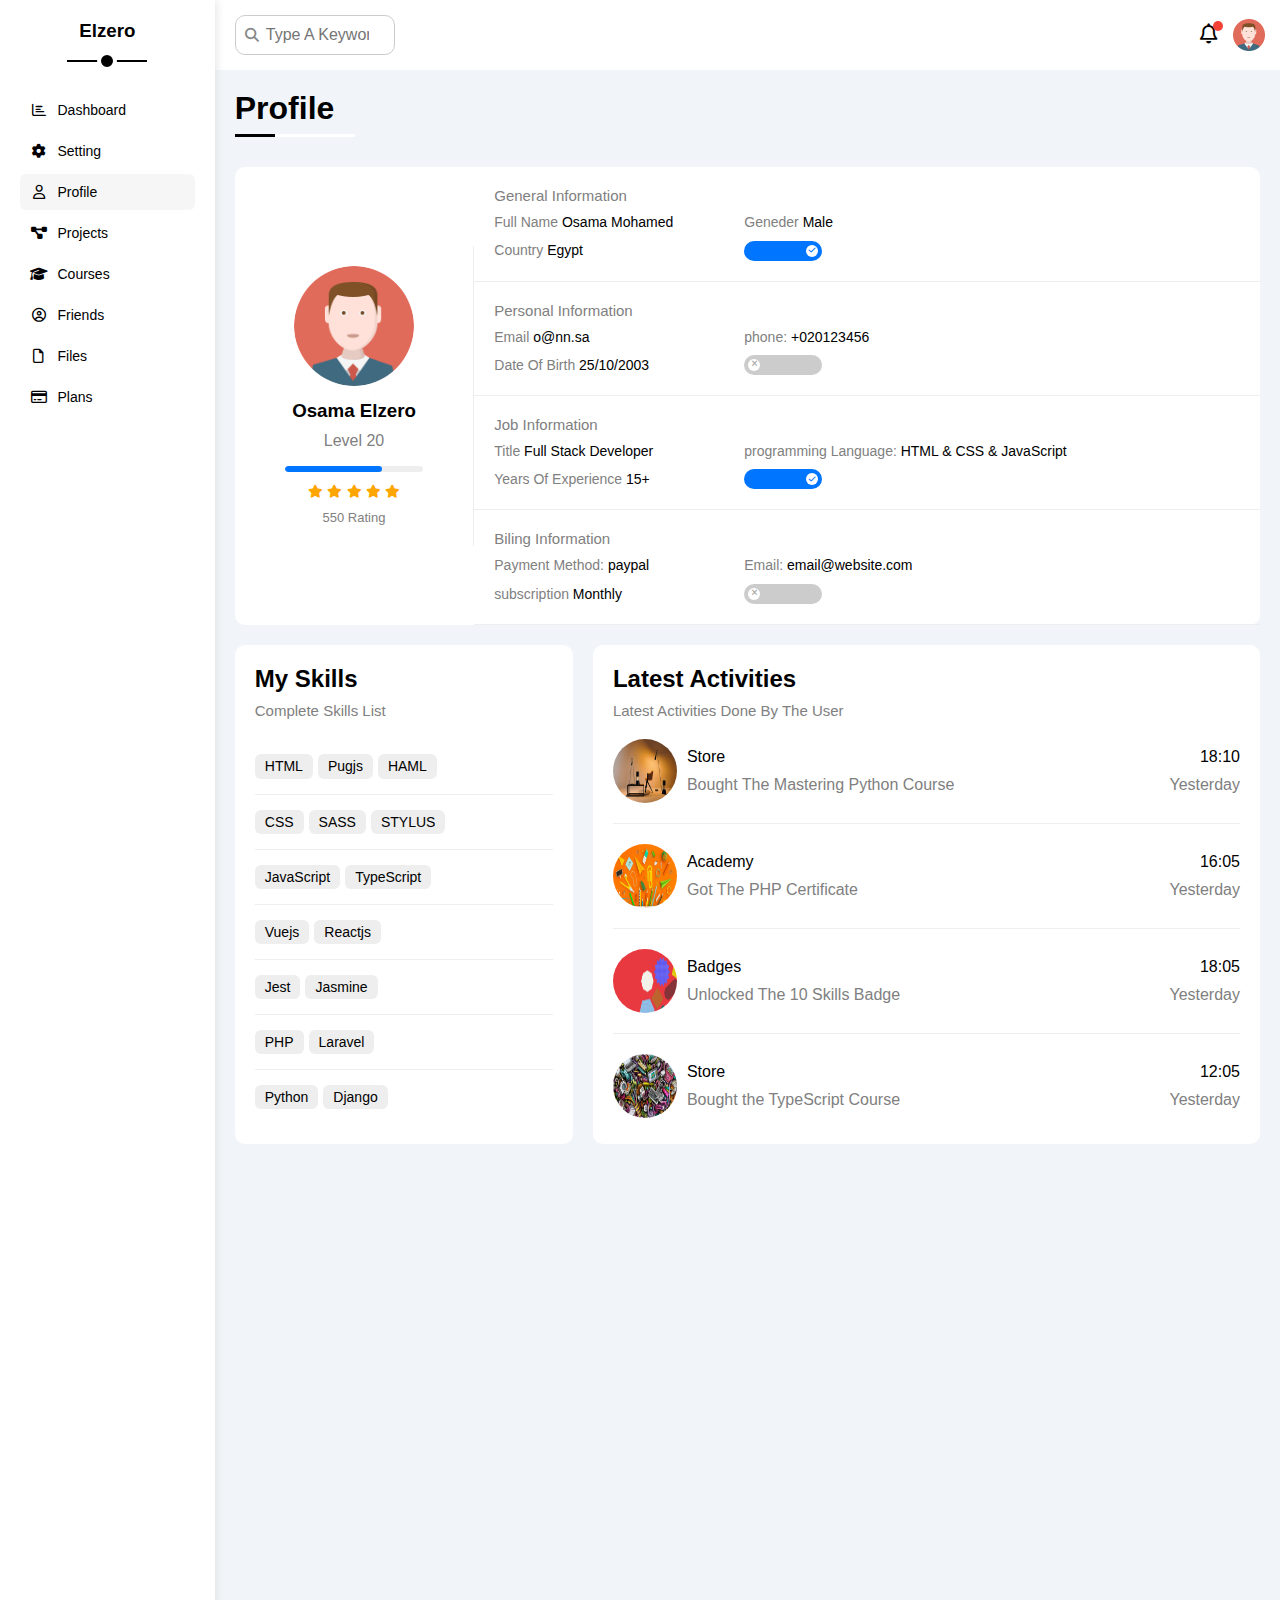
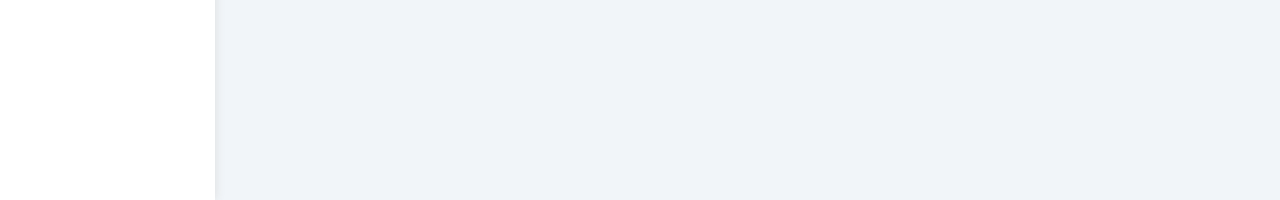
<file: profile.html>
<!DOCTYPE html>
<html lang="en">
<head>
    <meta charset="UTF-8">
    <meta http-equiv="X-UA-Compatible" content="IE=edge">
    <meta name="viewport" content="width=device-width, initial-scale=1.0">
    <link rel="stylesheet" href="css/all.min.css">
    <link rel="stylesheet" href="css/framework.css">
    <link rel="stylesheet" href="css/normalize.css">
    <link rel="stylesheet" href="css/master.css">
    <link rel="preconnect" href="https://fonts.googleapis.com/">
    <link rel="preconnect" href="https://fonts.gstatic.com/" crossorigin="">
    <link href="https://fonts.googleapis.com/css2?family=Work+Sans:wght@200;300;400;500;600;700;800&display=swap" rel="stylesheet">
    <title>Profile</title>
</head>
<body>
    <div class="page d-flex">
        <div class="sidebar bg-white p-20 p-relative">
            <h3 class="p-relative txt-c mt-0">Elzero</h3>
            <ul>
                <li>
                    <a class="d-flex align-center fs-14 c-black rad-6 p-10" href="index.html">
                        <i class="fa-regular fa-chart-bar fa-fw"></i>
                        <span>Dashboard</span>
                    </a>
                </li>
            <ul>
                <li>
                    <a class="d-flex align-center fs-14 c-black rad-6 p-10" href="setting.html">
                        <i class="fa-solid fa-gear fa-fw"></i>
                        <span>Setting</span>
                    </a>
                </li>
            <ul>
                <li>
                    <a class="active d-flex align-center fs-14 c-black rad-6 p-10" href="profile.html">
                        <i class="fa-regular fa-user fa-fw"></i>
                        <span>Profile</span>
                    </a>
                </li>
            <ul>
                <li>
                    <a class="d-flex align-center fs-14 c-black rad-6 p-10" href="projects.html">
                        <i class="fa-solid fa-diagram-project fa-fw"></i>
                        <span>Projects</span>
                    </a>
                </li>
            <ul>
                <li>
                    <a class="d-flex align-center fs-14 c-black rad-6 p-10" href="courses.html">
                        <i class="fa-solid fa-graduation-cap fa-fw"></i>
                        <span>Courses</span>
                    </a>
                </li>
            <ul>
                <li>
                    <a class="d-flex align-center fs-14 c-black rad-6 p-10" href="frends.html">
                        <i class="fa-regular fa-circle-user fa-fw"></i>
                        <span>Friends</span>
                    </a>
                </li>
            <ul>
                <li>
                    <a class=" d-flex align-center fs-14 c-black rad-6 p-10" href="file.html">
                        <i class="fa-regular fa-file fa-fw"></i>
                        <span>Files</span>
                    </a>
                </li>
            <ul>
                <li>
                    <a class="d-flex align-center fs-14 c-black rad-6 p-10" href="plans.html">
                        <i class="fa-regular fa-credit-card fa-fw"></i>
                        <span>Plans</span>
                    </a>
                </li>
            </ul>
        </div>
        <div class="content w-full">
            <!-- Start Head  -->
            <div class="head bg-white p-15 between-flex">
                <div class="search p-relative">
                    <input class="p-10" type="search" placeholder="Type A Keyword">
                </div>
                <div class="icons d-flex align-center">
                    <span class="notification p-relative">
                        <i class="fa-regular fa-bell fa-lg"></i>
                    </span>
                    <img src="imgs/avatar.png" alt="">
                </div>
            </div>
            <!-- End Head  -->
            <h1 class="p-relative">Profile</h1>
            <div class="profile-page m-20">
                <!-- Start Overveiw -->
                <div class="overview bg-white rad-10 d-flex align-center">
                    <div class="avatar-box txt-c p-20">
                        <img class="rad-half mb-10" src="imgs/avatar.png" alt="">
                        <h3 class="m-0">Osama Elzero</h3>
                        <p class="c-grey mt-10">Level 20</p>
                        <div class="level rad-6 bg-eee p-relative">
                            <span style="width: 70%"></span>
                        </div>
                        <div class="rating mt-10 mb-10">
                            <i class="fa-solid fa-star c-orange fs-13"></i>
                            <i class="fa-solid fa-star c-orange fs-13"></i>
                            <i class="fa-solid fa-star c-orange fs-13"></i>
                            <i class="fa-solid fa-star c-orange fs-13"></i>
                            <i class="fa-solid fa-star c-orange fs-13"></i>
                        </div>
                        <p class="c-grey m-0 fs-13">550 Rating</p>
                    </div>
                    <div class="info-box w-full txt-c-mobile">
                        <!-- Start Information Row -->
                        <div class="box p-20 d-flex align-center">
                            <h4 class="c-grey fs-15 m-0 w-full">General Information</h4>
                            <div class="fs-14">
                                <span class="c-grey">Full Name</span>
                                <span>Osama Mohamed</span>
                            </div>
                            <div class="fs-14">
                                <span class="c-grey">Geneder</span>
                                <span>Male</span>
                            </div>
                            <div class="fs-14">
                                <span class="c-grey">Country</span>
                                <span>Egypt</span>
                            </div>
                            <div class="fs-14">
                                <label>
                                    <input class="toggle-checkbox" type="checkbox" checked>
                                    <div class="toggle-switch"></div>
                                </label>
                            </div>
                        </div>
                        <!-- End Information Row -->
                        <!-- Start Information Row -->
                        <div class="box p-20 d-flex align-center">
                            <h4 class="c-grey fs-15 m-0 w-full">Personal Information</h4>
                            <div class="fs-14">
                                <span class="c-grey">Email</span>
                                <span>o@nn.sa</span>
                            </div>
                            <div class="fs-14">
                                <span class="c-grey">phone:</span>
                                <span>+020123456</span>
                            </div>
                            <div class="fs-14">
                                <span class="c-grey">Date Of Birth</span>
                                <span>25/10/2003</span>
                            </div>
                            <div class="fs-14">
                                <label>
                                    <input class="toggle-checkbox" type="checkbox">
                                    <div class="toggle-switch"></div>
                                </label>
                            </div>
                        </div>
                        <!-- End Information Row -->
                        <!-- Start Information Row -->
                        <div class="box p-20 d-flex align-center">
                            <h4 class="c-grey fs-15 m-0 w-full">Job Information</h4>
                            <div class="fs-14">
                                <span class="c-grey">Title</span>
                                <span>Full Stack Developer</span>
                            </div>
                            <div class="fs-14">
                                <span class="c-grey">programming Language:</span>
                                <span>HTML & CSS & JavaScript</span>
                            </div>
                            <div class="fs-14">
                                <span class="c-grey">Years Of Experience</span>
                                <span>15+</span>
                            </div>
                            <div class="fs-14">
                                <label>
                                    <input class="toggle-checkbox" type="checkbox" checked>
                                    <div class="toggle-switch"></div>
                                </label>
                            </div>
                        </div>
                        <!-- End Information Row -->
                        <!-- Start Information Row -->
                        <div class="box p-20 d-flex align-center">
                            <h4 class="c-grey fs-15 m-0 w-full">Biling Information</h4>
                            <div class="fs-14">
                                <span class="c-grey">Payment Method:</span>
                                <span>paypal</span>
                            </div>
                            <div class="fs-14">
                                <span class="c-grey">Email:</span>
                                <span>email@website.com</span>
                            </div>
                            <div class="fs-14">
                                <span class="c-grey">subscription</span>
                                <span>Monthly</span>
                            </div>
                            <div class="fs-14">
                                <label>
                                    <input class="toggle-checkbox" type="checkbox">
                                    <div class="toggle-switch"></div>
                                </label>
                            </div>
                        </div>
                        <!-- End Information Row -->
                    </div>
                </div>
                <!-- End Overveiw -->
                <!-- Start Other Data -->
                <div class="other-data d-flex gap-20">
                    <div class="skills-card p-20 bg-white rad-10 mt-20">
                        <h2 class="mt-0 mb-10">My Skills</h2>
                        <p class="mt-0 mb-20 c-grey fs-15">Complete Skills List</p>
                        <ul class="m-0 txt-c-mobile">
                            <li><span>HTML</span><span>Pugjs</span><span>HAML</span></li>
                            <li><span>CSS</span><span>SASS</span><span>STYLUS</span></li>
                            <li><span>JavaScript</span><span>TypeScript</span></li>
                            <li><span>Vuejs</span><span>Reactjs</span></li>
                            <li><span>Jest</span><span>Jasmine</span></li>
                            <li><span>PHP</span><span>Laravel</span></li>
                            <li><span>Python</span><span>Django</span></li>
                        </ul>
                    </div>
                    <div class="activities p-20 bg-white rad-10 mt-20">
                        <h2 class="mt-0 mb-10">Latest Activities</h2>
                        <p class="mt-0 mb-20 c-grey fs-15">Latest Activities Done By The User</p>
                        <div class="activity d-flex align-center txt-c-mobile">
                            <img src="imgs/news-01.png" alt="">
                            <div class="info">
                                <span class="d-block mb-10">Store</span>
                                <span class="c-grey">Bought The Mastering Python Course</span>
                            </div>
                            <div class="data">
                                <span class="d-block mb-10">18:10</span>
                                <span class="c-grey">Yesterday</span>
                            </div>
                        </div>
                        <div class="activity d-flex align-center txt-c-mobile">
                            <img src="imgs/news-02.png" alt="">
                            <div class="info">
                                <span class="d-block mb-10">Academy</span>
                                <span class="c-grey">Got The PHP Certificate</span>
                            </div>
                            <div class="data">
                                <span class="d-block mb-10">16:05</span>
                                <span class="c-grey">Yesterday</span>
                            </div>
                        </div>
                        <div class="activity d-flex align-center txt-c-mobile">
                            <img src="imgs/news-03.png" alt="">
                            <div class="info">
                                <span class="d-block mb-10">Badges</span>
                                <span class="c-grey">Unlocked The 10 Skills Badge</span>
                            </div>
                            <div class="data">
                                <span class="d-block mb-10">18:05</span>
                                <span class="c-grey">Yesterday</span>
                            </div>
                        </div>
                        <div class="activity d-flex align-center txt-c-mobile">
                            <img src="imgs/news-04.png" alt="">
                            <div class="info">
                                <span class="d-block mb-10">Store</span>
                                <span class="c-grey">Bought the TypeScript Course</span>
                            </div>
                            <div class="data">
                                <span class="d-block mb-10">12:05</span>
                                <span class="c-grey">Yesterday</span>
                            </div>
                        </div>
                    </div>
                </div>
                <!-- End Other Data -->
            </div>
        </div>
    </div>
</body>
</html>
</file>
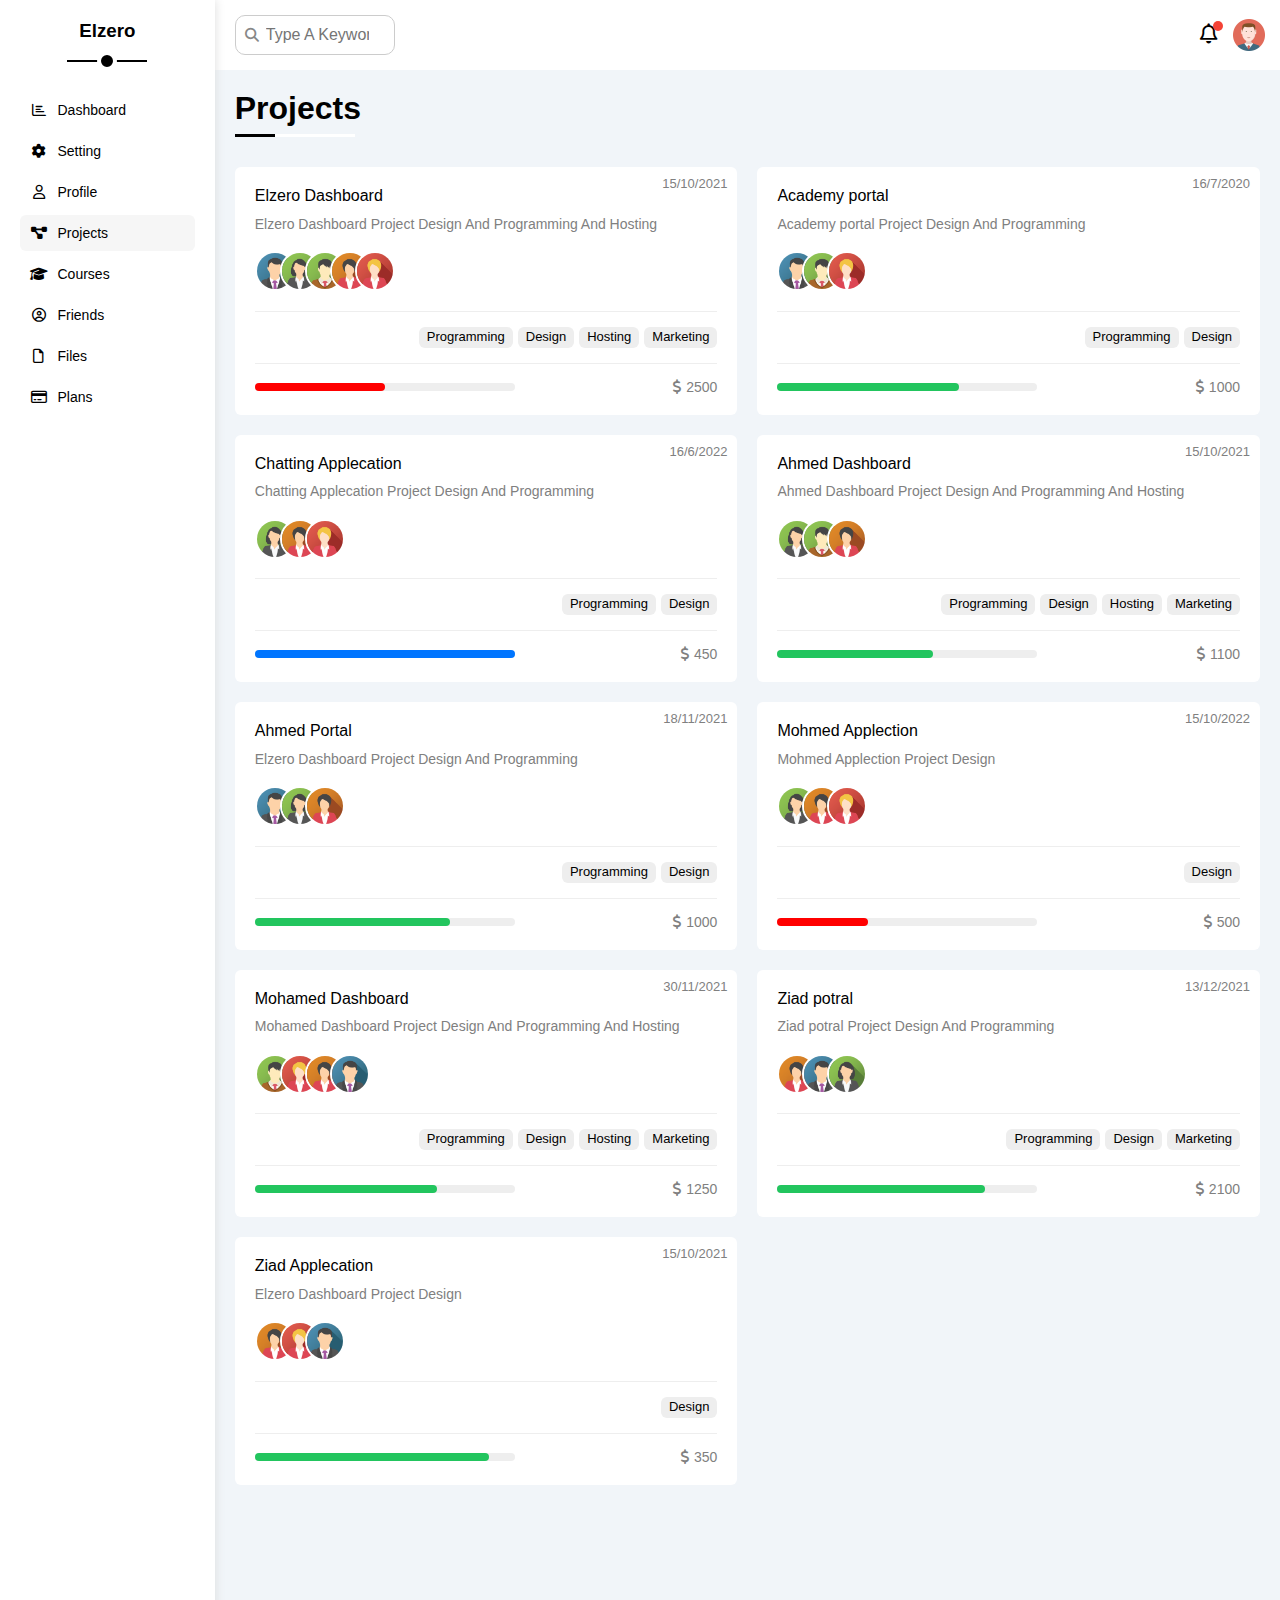
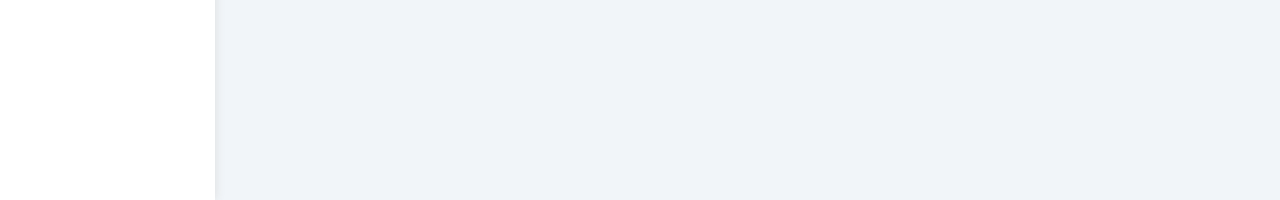
<file: projects.html>
<!DOCTYPE html>
<html lang="en">
<head>
    <meta charset="UTF-8">
    <meta http-equiv="X-UA-Compatible" content="IE=edge">
    <meta name="viewport" content="width=device-width, initial-scale=1.0">
    <link rel="stylesheet" href="css/all.min.css">
    <link rel="stylesheet" href="css/framework.css">
    <link rel="stylesheet" href="css/normalize.css">
    <link rel="stylesheet" href="css/master.css">
    <link rel="preconnect" href="https://fonts.googleapis.com/">
    <link rel="preconnect" href="https://fonts.gstatic.com/" crossorigin="">
    <link href="https://fonts.googleapis.com/css2?family=Work+Sans:wght@200;300;400;500;600;700;800&display=swap" rel="stylesheet">
    <title>Projects</title>
</head>
<body>
    <div class="page d-flex">
        <div class="sidebar bg-white p-20 p-relative">
            <h3 class="p-relative txt-c mt-0">Elzero</h3>
            <ul>
                <li>
                    <a class="d-flex align-center fs-14 c-black rad-6 p-10" href="index.html">
                        <i class="fa-regular fa-chart-bar fa-fw"></i>
                        <span>Dashboard</span>
                    </a>
                </li>
            <ul>
                <li>
                    <a class="d-flex align-center fs-14 c-black rad-6 p-10" href="setting.html">
                        <i class="fa-solid fa-gear fa-fw"></i>
                        <span>Setting</span>
                    </a>
                </li>
            <ul>
                <li>
                    <a class="d-flex align-center fs-14 c-black rad-6 p-10" href="profile.html">
                        <i class="fa-regular fa-user fa-fw"></i>
                        <span>Profile</span>
                    </a>
                </li>
            <ul>
                <li>
                    <a class="active d-flex align-center fs-14 c-black rad-6 p-10" href="projects.html">
                        <i class="fa-solid fa-diagram-project fa-fw"></i>
                        <span>Projects</span>
                    </a>
                </li>
            <ul>
                <li>
                    <a class="d-flex align-center fs-14 c-black rad-6 p-10" href="courses.html">
                        <i class="fa-solid fa-graduation-cap fa-fw"></i>
                        <span>Courses</span>
                    </a>
                </li>
            <ul>
                <li>
                    <a class="d-flex align-center fs-14 c-black rad-6 p-10" href="frends.html">
                        <i class="fa-regular fa-circle-user fa-fw"></i>
                        <span>Friends</span>
                    </a>
                </li>
            <ul>
                <li>
                    <a class=" d-flex align-center fs-14 c-black rad-6 p-10" href="file.html">
                        <i class="fa-regular fa-file fa-fw"></i>
                        <span>Files</span>
                    </a>
                </li>
            <ul>
                <li>
                    <a class="d-flex align-center fs-14 c-black rad-6 p-10" href="plans.html">
                        <i class="fa-regular fa-credit-card fa-fw"></i>
                        <span>Plans</span>
                    </a>
                </li>
            </ul>
        </div>
        <div class="content w-full">
            <!-- Start Head  -->
            <div class="head bg-white p-15 between-flex">
                <div class="search p-relative">
                    <input class="p-10" type="search" placeholder="Type A Keyword">
                </div>
                <div class="icons d-flex align-center">
                    <span class="notification p-relative">
                        <i class="fa-regular fa-bell fa-lg"></i>
                    </span>
                    <img src="imgs/avatar.png" alt="">
                </div>
            </div>
            <!-- End Head  -->
            <h1 class="p-relative">Projects</h1>
            <div class="projects-page d-grid m-20 gap-20">
                <div class="project bg-white p-20 rad-6 p-relative">
                    <span class="data fs-13 c-grey">15/10/2021</span>
                    <h4 class="m-0">Elzero Dashboard</h4>
                    <p class="c-grey mt-10 fs-14">Elzero Dashboard Project Design And Programming And Hosting</p>
                    <div class="team">
                        <a href="#"><img src="imgs/team-01.png" alt=""></a>
                        <a href="#"><img src="imgs/team-02.png" alt=""></a>
                        <a href="#"><img src="imgs/team-03.png" alt=""></a>
                        <a href="#"><img src="imgs/team-04.png" alt=""></a>
                        <a href="#"><img src="imgs/team-05.png" alt=""></a>
                    </div>
                    <div class="do d-flex">
                        <span class="fs-13 rad-6 bg-eee">Programming</span>
                        <span class="fs-13 rad-6 bg-eee">Design</span>
                        <span class="fs-13 rad-6 bg-eee">Hosting</span>
                        <span class="fs-13 rad-6 bg-eee">Marketing</span>
                    </div>
                    <div class="info between-flex">
                        <div class="prog bg-eee">
                            <span class="bg-red" style="width: 50%;"></span>
                        </div>
                        <div class="fs-14 c-grey">
                            <i class="fa-solid fa-dollar-sign"></i>
                            2500
                        </div>
                    </div>
                </div>
                <div class="project bg-white p-20 rad-6 p-relative">
                    <span class="data fs-13 c-grey">16/7/2020</span>
                    <h4 class="m-0">Academy portal</h4>
                    <p class="c-grey mt-10 fs-14">Academy portal Project Design And Programming</p>
                    <div class="team">
                        <a href="#"><img src="imgs/team-01.png" alt=""></a>
                        <a href="#"><img src="imgs/team-03.png" alt=""></a>
                        <a href="#"><img src="imgs/team-05.png" alt=""></a>
                    </div>
                    <div class="do d-flex">
                        <span class="fs-13 rad-6 bg-eee">Programming</span>
                        <span class="fs-13 rad-6 bg-eee">Design</span>
                    </div>
                    <div class="info between-flex">
                        <div class="prog bg-eee">
                            <span class="bg-green" style="width: 70%;"></span>
                        </div>
                        <div class="fs-14 c-grey">
                            <i class="fa-solid fa-dollar-sign"></i>
                            1000
                        </div>
                    </div>
                </div>
                <div class="project bg-white p-20 rad-6 p-relative">
                    <span class="data fs-13 c-grey">16/6/2022</span>
                    <h4 class="m-0">Chatting Applecation</h4>
                    <p class="c-grey mt-10 fs-14">Chatting Applecation Project Design And Programming </p>
                    <div class="team">
                        <a href="#"><img src="imgs/team-02.png" alt=""></a>
                        <a href="#"><img src="imgs/team-04.png" alt=""></a>
                        <a href="#"><img src="imgs/team-05.png" alt=""></a>
                    </div>
                    <div class="do d-flex">
                        <span class="fs-13 rad-6 bg-eee">Programming</span>
                        <span class="fs-13 rad-6 bg-eee">Design</span>
                    </div>
                    <div class="info between-flex">
                        <div class="prog bg-eee">
                            <span class="bg-blue" style="width: 100%;"></span>
                        </div>
                        <div class="fs-14 c-grey">
                            <i class="fa-solid fa-dollar-sign"></i>
                            450
                        </div>
                    </div>
                </div>
                <div class="project bg-white p-20 rad-6 p-relative">
                    <span class="data fs-13 c-grey">15/10/2021</span>
                    <h4 class="m-0">Ahmed Dashboard</h4>
                    <p class="c-grey mt-10 fs-14">Ahmed Dashboard Project Design And Programming And Hosting</p>
                    <div class="team">
                        <a href="#"><img src="imgs/team-02.png" alt=""></a>
                        <a href="#"><img src="imgs/team-03.png" alt=""></a>
                        <a href="#"><img src="imgs/team-04.png" alt=""></a>
                    </div>
                    <div class="do d-flex">
                        <span class="fs-13 rad-6 bg-eee">Programming</span>
                        <span class="fs-13 rad-6 bg-eee">Design</span>
                        <span class="fs-13 rad-6 bg-eee">Hosting</span>
                        <span class="fs-13 rad-6 bg-eee">Marketing</span>
                    </div>
                    <div class="info between-flex">
                        <div class="prog bg-eee">
                            <span class="bg-green" style="width: 60%;"></span>
                        </div>
                        <div class="fs-14 c-grey">
                            <i class="fa-solid fa-dollar-sign"></i>
                            1100
                        </div>
                    </div>
                </div>
                <div class="project bg-white p-20 rad-6 p-relative">
                    <span class="data fs-13 c-grey">18/11/2021</span>
                    <h4 class="m-0">Ahmed Portal</h4>
                    <p class="c-grey mt-10 fs-14">Elzero Dashboard Project Design And Programming </p>
                    <div class="team">
                        <a href="#"><img src="imgs/team-01.png" alt=""></a>
                        <a href="#"><img src="imgs/team-02.png" alt=""></a>
                        <a href="#"><img src="imgs/team-04.png" alt=""></a>
                    </div>
                    <div class="do d-flex">
                        <span class="fs-13 rad-6 bg-eee">Programming</span>
                        <span class="fs-13 rad-6 bg-eee">Design</span>
                    </div>
                    <div class="info between-flex">
                        <div class="prog bg-eee">
                            <span class="bg-green" style="width: 75%;"></span>
                        </div>
                        <div class="fs-14 c-grey">
                            <i class="fa-solid fa-dollar-sign"></i>
                            1000
                        </div>
                    </div>
                </div>
                <div class="project bg-white p-20 rad-6 p-relative">
                    <span class="data fs-13 c-grey">15/10/2022</span>
                    <h4 class="m-0">Mohmed Applection</h4>
                    <p class="c-grey mt-10 fs-14">Mohmed Applection Project Design</p>
                    <div class="team">
                        <a href="#"><img src="imgs/team-02.png" alt=""></a>
                        <a href="#"><img src="imgs/team-04.png" alt=""></a>
                        <a href="#"><img src="imgs/team-05.png" alt=""></a>
                    </div>
                    <div class="do d-flex">
                        <span class="fs-13 rad-6 bg-eee">Design</span>
                    </div>
                    <div class="info between-flex">
                        <div class="prog bg-eee">
                            <span class="bg-red" style="width: 35%;"></span>
                        </div>
                        <div class="fs-14 c-grey">
                            <i class="fa-solid fa-dollar-sign"></i>
                            500
                        </div>
                    </div>
                </div>
                <div class="project bg-white p-20 rad-6 p-relative">
                    <span class="data fs-13 c-grey">30/11/2021</span>
                    <h4 class="m-0">Mohamed Dashboard</h4>
                    <p class="c-grey mt-10 fs-14">Mohamed Dashboard Project Design And Programming And Hosting</p>
                    <div class="team">
                        <a href="#"><img src="imgs/team-03.png" alt=""></a>
                        <a href="#"><img src="imgs/team-05.png" alt=""></a>
                        <a href="#"><img src="imgs/team-04.png" alt=""></a>
                        <a href="#"><img src="imgs/team-01.png" alt=""></a>
                    </div>
                    <div class="do d-flex">
                        <span class="fs-13 rad-6 bg-eee">Programming</span>
                        <span class="fs-13 rad-6 bg-eee">Design</span>
                        <span class="fs-13 rad-6 bg-eee">Hosting</span>
                        <span class="fs-13 rad-6 bg-eee">Marketing</span>
                    </div>
                    <div class="info between-flex">
                        <div class="prog bg-eee">
                            <span class="bg-green" style="width: 70%;"></span>
                        </div>
                        <div class="fs-14 c-grey">
                            <i class="fa-solid fa-dollar-sign"></i>
                            1250
                        </div>
                    </div>
                </div>
                <div class="project bg-white p-20 rad-6 p-relative">
                    <span class="data fs-13 c-grey">13/12/2021</span>
                    <h4 class="m-0">Ziad potral</h4>
                    <p class="c-grey mt-10 fs-14">Ziad potral Project Design And Programming</p>
                    <div class="team">
                        <a href="#"><img src="imgs/team-04.png" alt=""></a>
                        <a href="#"><img src="imgs/team-01.png" alt=""></a>
                        <a href="#"><img src="imgs/team-02.png" alt=""></a>
                    </div>
                    <div class="do d-flex">
                        <span class="fs-13 rad-6 bg-eee">Programming</span>
                        <span class="fs-13 rad-6 bg-eee">Design</span>
                        <span class="fs-13 rad-6 bg-eee">Marketing</span>
                    </div>
                    <div class="info between-flex">
                        <div class="prog bg-eee">
                            <span class="bg-green" style="width: 80%;"></span>
                        </div>
                        <div class="fs-14 c-grey">
                            <i class="fa-solid fa-dollar-sign"></i>
                            2100
                        </div>
                    </div>
                </div>
                <div class="project bg-white p-20 rad-6 p-relative">
                    <span class="data fs-13 c-grey">15/10/2021</span>
                    <h4 class="m-0">Ziad Applecation</h4>
                    <p class="c-grey mt-10 fs-14">Elzero Dashboard Project Design</p>
                    <div class="team">
                        <a href="#"><img src="imgs/team-04.png" alt=""></a>
                        <a href="#"><img src="imgs/team-05.png" alt=""></a>
                        <a href="#"><img src="imgs/team-01.png" alt=""></a>
                    </div>
                    <div class="do d-flex">
                        <span class="fs-13 rad-6 bg-eee">Design</span>
                    </div>
                    <div class="info between-flex">
                        <div class="prog bg-eee">
                            <span class="bg-green" style="width: 90%;"></span>
                        </div>
                        <div class="fs-14 c-grey">
                            <i class="fa-solid fa-dollar-sign"></i>
                            350
                        </div>
                    </div>
                </div>
            </div>
        </div>
    </div>
</body>
</html>
</file>
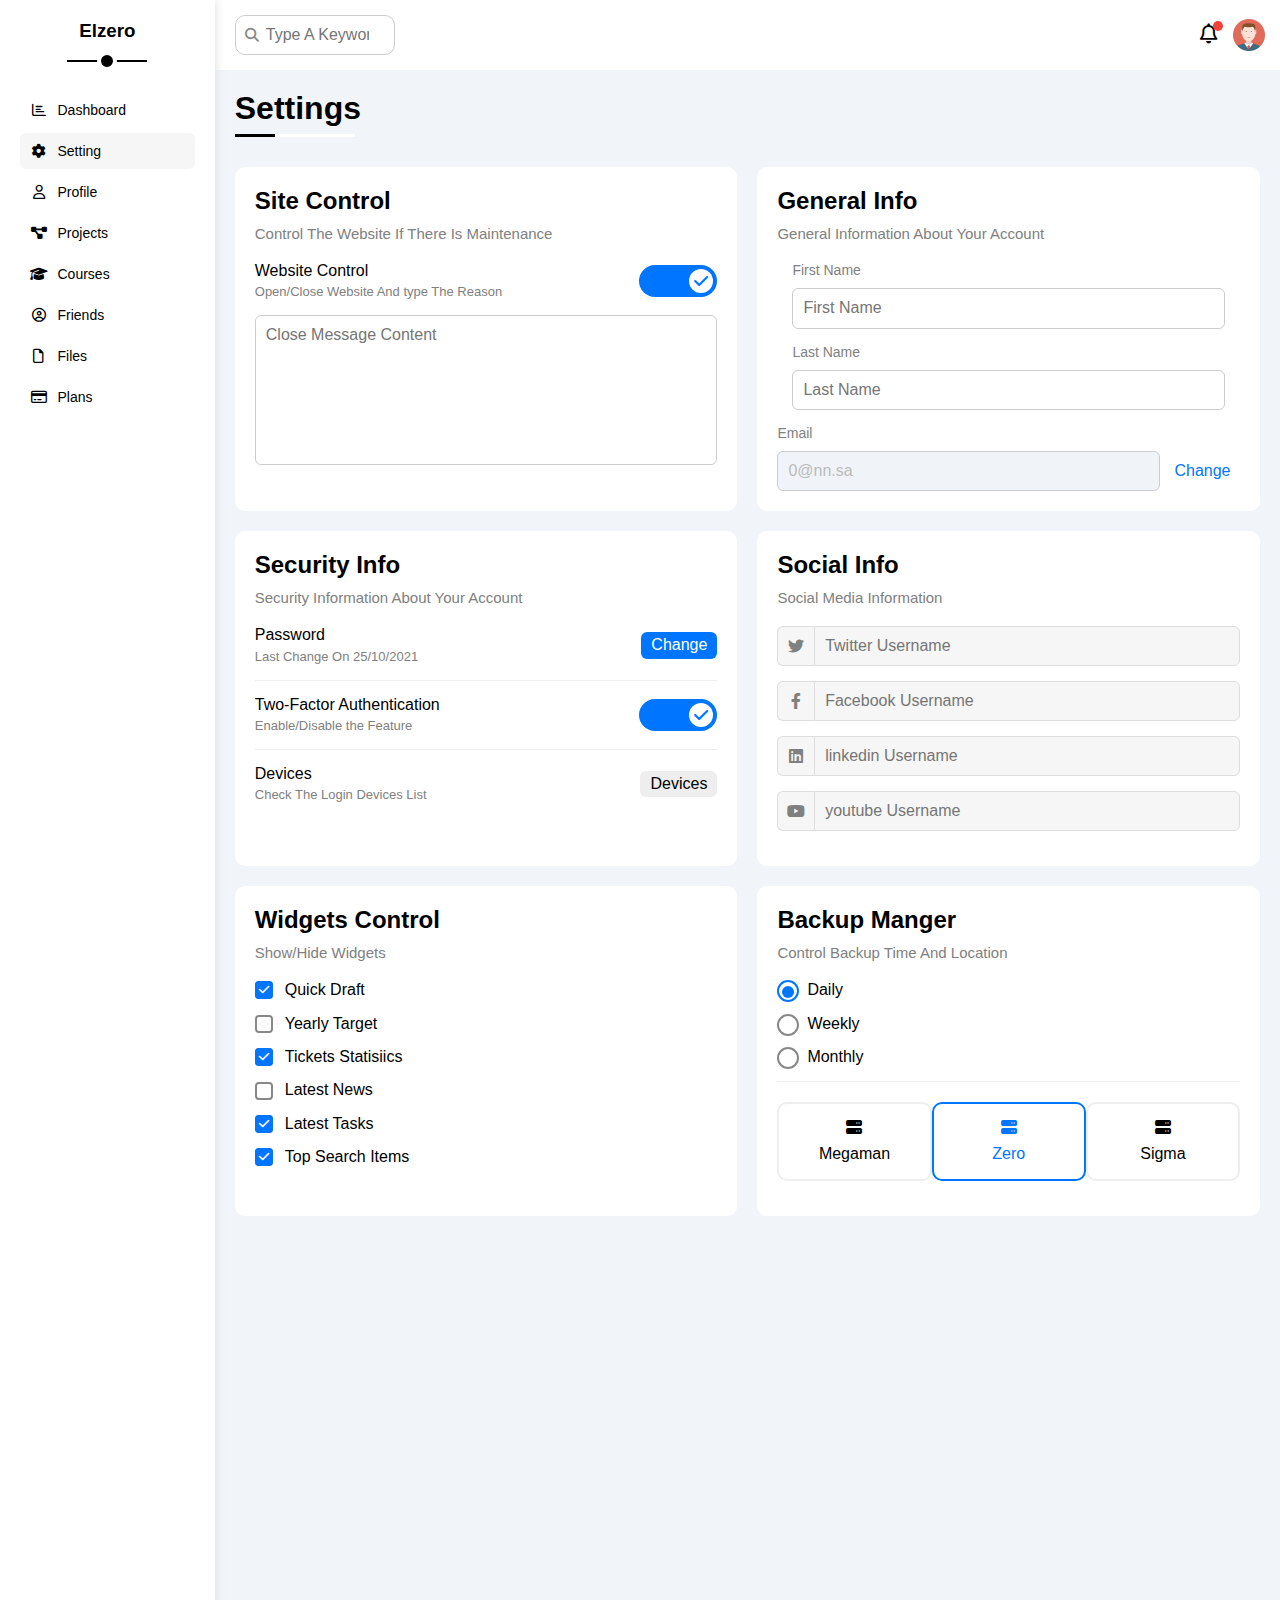
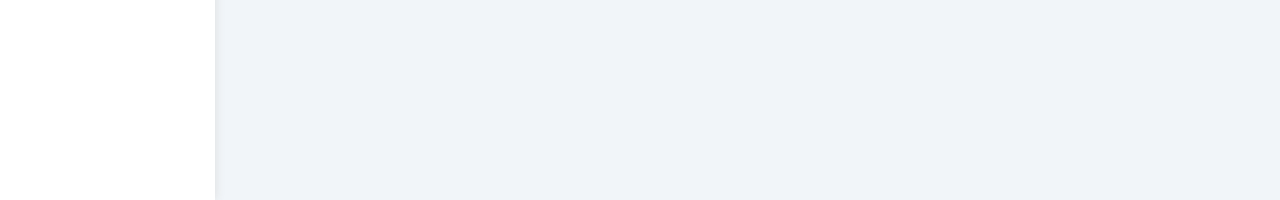
<file: setting.html>
<!DOCTYPE html>
<html lang="en">
<head>
    <meta charset="UTF-8">
    <meta http-equiv="X-UA-Compatible" content="IE=edge">
    <meta name="viewport" content="width=device-width, initial-scale=1.0">
    <link rel="stylesheet" href="css/all.min.css">
    <link rel="stylesheet" href="css/framework.css">
    <link rel="stylesheet" href="css/normalize.css">
    <link rel="stylesheet" href="css/master.css">
    <link rel="preconnect" href="https://fonts.googleapis.com/">
    <link rel="preconnect" href="https://fonts.gstatic.com/" crossorigin="">
    <link href="https://fonts.googleapis.com/css2?family=Work+Sans:wght@200;300;400;500;600;700;800&display=swap" rel="stylesheet">
    <title>Settings</title>
</head>
<body>
    <div class="page d-flex">
        <div class="sidebar bg-white p-20 p-relative">
            <h3 class="p-relative txt-c mt-0">Elzero</h3>
            <ul>
                <li>
                    <a class="d-flex align-center fs-14 c-black rad-6 p-10" href="index.html">
                        <i class="fa-regular fa-chart-bar fa-fw"></i>
                        <span>Dashboard</span>
                    </a>
                </li>
            <ul>
                <li>
                    <a class="active d-flex align-center fs-14 c-black rad-6 p-10" href="setting.html">
                        <i class="fa-solid fa-gear fa-fw"></i>
                        <span>Setting</span>
                    </a>
                </li>
            <ul>
                <li>
                    <a class="d-flex align-center fs-14 c-black rad-6 p-10" href="profile.html">
                        <i class="fa-regular fa-user fa-fw"></i>
                        <span>Profile</span>
                    </a>
                </li>
            <ul>
                <li>
                    <a class="d-flex align-center fs-14 c-black rad-6 p-10" href="projects.html">
                        <i class="fa-solid fa-diagram-project fa-fw"></i>
                        <span>Projects</span>
                    </a>
                </li>
            <ul>
                <li>
                    <a class="d-flex align-center fs-14 c-black rad-6 p-10" href="courses.html">
                        <i class="fa-solid fa-graduation-cap fa-fw"></i>
                        <span>Courses</span>
                    </a>
                </li>
            <ul>
                <li>
                    <a class="d-flex align-center fs-14 c-black rad-6 p-10" href="frends.html">
                        <i class="fa-regular fa-circle-user fa-fw"></i>
                        <span>Friends</span>
                    </a>
                </li>
            <ul>
                <li>
                    <a class=" d-flex align-center fs-14 c-black rad-6 p-10" href="file.html">
                        <i class="fa-regular fa-file fa-fw"></i>
                        <span>Files</span>
                    </a>
                </li>
            <ul>
                <li>
                    <a class="d-flex align-center fs-14 c-black rad-6 p-10" href="plans.html">
                        <i class="fa-regular fa-credit-card fa-fw"></i>
                        <span>Plans</span>
                    </a>
                </li>
            </ul>
        </div>
        <div class="content w-full">
            <!-- Start Head  -->
            <div class="head bg-white p-15 between-flex">
                <div class="search p-relative">
                    <input class="p-10" type="search" placeholder="Type A Keyword">
                </div>
                <div class="icons d-flex align-center">
                    <span class="notification p-relative">
                        <i class="fa-regular fa-bell fa-lg"></i>
                    </span>
                    <img src="imgs/avatar.png" alt="">
                </div>
            </div>
            <!-- End Head  -->
            <h1 class="p-relative">Settings</h1>
            <div class="settings-page m-20 d-grid gap-20">
                <!-- Start Setting Box -->
                <div class="p-20 bg-white rad-10">
                    <h2 class="mt-0 mb-10">Site Control</h2>
                    <p class="mt-0 mb-20 c-grey fs-15">Control The Website If There Is Maintenance</p>
                    <div class="mb-15 between-flex">
                        <div>
                            <span>Website Control</span>
                            <p class="c-grey mt-5 mb-0 fs-13">Open/Close Website And type The Reason</p>
                        </div>
                        <div>
                            <label>
                                <input class="toggle-checkbox" type="checkbox" checked>
                                <div class="toggle-switch"></div>
                            </label>
                        </div>
                    </div>
                    <textarea class="close-message p-10 rad-6 d-block w-full" placeholder="Close Message Content"></textarea>
                </div>
                <!-- End Setting Box -->
                <!-- Start General Setting Box -->
                <div class="p-20 bg-white rad-10">
                    <h2 class="mt-0 mb-10">General Info</h2>
                    <p class="mt-0 mb-20 c-grey fs-15">General Information About Your Account</p>
                    <div class="m-15">
                        <label class="fs-14 c-grey d-block mb-10" for="first">First Name</label>
                        <input 
                        class="b-none border-ccc p-10 rad-6 d-block w-full" 
                        type="text" 
                        id="first" 
                        placeholder="First Name">
                    </div>
                    <div class="m-15">
                        <label class="fs-14 c-grey d-block mb-10" for="last">Last Name</label>
                        <input 
                        class="b-none border-ccc p-10 rad-6 d-block w-full" 
                        type="text" 
                        id="last" 
                        placeholder="Last Name">
                    </div>
                    <div>
                        <label class="fs-14 c-grey d-block mb-10" for="email">Email</label>
                        <input 
                        class="email b-none border-ccc p-10 rad-6 d-block w-full mr-10" 
                        type="email" 
                        id="email" 
                        value="0@nn.sa"
                        disabled
                        />
                        <a class="c-blue" href="#">Change</a>
                    </div>
                </div>
                <!-- End General Setting Box -->
                <!-- Start Securatiy Setting Box -->
                <div class="p-20 bg-white rad-10">
                    <h2 class="mt-0 mb-10">Security Info</h2>
                    <p class="mt-0 mb-20 c-grey fs-15">Security Information About Your Account</p>
                    <div class="sec-box mb-15 between-flex">
                        <div>
                            <span>Password</span>
                            <p class="c-grey mt-5 mb-0 fs-13">Last Change On 25/10/2021</p>
                        </div>
                        <a class="button bg-blue c-white btn-shape" href="#">Change</a>
                    </div>
                    <div class="sec-box mb-15 between-flex">
                        <div>
                            <span>Two-Factor Authentication</span>
                            <p class="c-grey mt-5 mb-0 fs-13">Enable/Disable the Feature</p>
                        </div>
                        <label>
                            <input class="toggle-checkbox" type="checkbox" checked>
                            <div class="toggle-switch"></div>
                        </label>
                    </div>
                    <div class="sec-box between-flex">
                        <div>
                            <span>Devices</span>
                            <p class="c-grey mt-5 mb-0 fs-13">Check The Login Devices List</p>
                        </div>
                        <a class="bg-eee c-black btn-shape" href="#">Devices</a>
                    </div>
                </div>
                <!-- End Security Setting Box -->
                <!-- Start Social Setting Box -->
                <div class="social-boxes p-20 bg-white rad-10">
                    <h2 class="mt-0 mb-10">Social Info</h2>
                    <p class="mt-0 mb-20 c-grey fs-15">Social Media Information</p>
                    <div class="d-flex align-center mb-15">
                        <i class="fa-brands fa-twitter center-flex c-grey"></i>
                        <input class="w-full" type="text" placeholder="Twitter Username">
                    </div>
                    <div class="d-flex align-center mb-15">
                        <i class="fa-brands fa-facebook-f center-flex c-grey"></i>
                        <input class="w-full" type="text" placeholder="Facebook Username">
                    </div>
                    <div class="d-flex align-center mb-15">
                        <i class="fa-brands fa-linkedin center-flex c-grey"></i>
                        <input class="w-full" type="text" placeholder="linkedin Username">
                    </div>
                    <div class="d-flex align-center mb-15">
                        <i class="fa-brands fa-youtube center-flex c-grey"></i>
                        <input class="w-full" type="text" placeholder="youtube Username">
                    </div>
                </div>
                <!-- End Social Setting Box -->
                <!-- Start Checkbox Setting Box -->
                <div class="widgets-control p-20 bg-white rad-10">
                    <h2 class="mt-0 mb-10">Widgets Control</h2>
                    <p class="mt-0 mb-20 c-grey fs-15">Show/Hide Widgets</p>
                    <div class="control d-flex align-center mb-15">
                        <input type="checkbox" id="one" checked>
                        <label for="one">Quick Draft</label>
                    </div>
                    <div class="control d-flex align-center mb-15">
                        <input type="checkbox" id="two" >
                        <label for="two">Yearly Target</label>
                    </div>
                    <div class="control d-flex align-center mb-15">
                        <input type="checkbox" id="three" checked>
                        <label for="three">Tickets Statisiics</label>
                    </div>
                    <div class="control d-flex align-center mb-15">
                        <input type="checkbox" id="four">
                        <label for="four">Latest News</label>
                    </div>
                    <div class="control d-flex align-center mb-15">
                        <input type="checkbox" id="five" checked>
                        <label for="five">Latest Tasks</label>
                    </div>
                    <div class="control d-flex align-center mb-15">
                        <input type="checkbox" id="six" checked>
                        <label for="six">Top Search Items</label>
                    </div>
                </div>
                <!-- End Checkbox Social Setting Box -->
                <!-- Start Checkbox Setting Box -->
                <div class="backup-control p-20 bg-white rad-10">
                    <h2 class="mt-0 mb-10">Backup Manger</h2>
                    <p class="mt-0 mb-20 c-grey fs-15">Control Backup Time And Location</p>
                    <div class="date d-flex align-center mb-15">
                        <input type="radio" name="time" id="daily" checked >
                        <label for="daily">Daily</label>
                    </div>
                    <div class="date d-flex align-center mb-15">
                        <input type="radio" name="time" id="weekly">
                        <label for="weekly">Weekly</label>
                    </div>
                    <div class="date d-flex align-center mb-15">
                        <input type="radio" name="time" id="monthly">
                        <label for="monthly">Monthly</label>
                    </div>
                    <div class="servers d-flex align-center txt-c ">
                        <input type="radio" name="servers" id="server-one">
                        <div class="server mb-15 rad-10 w-full">
                            <label class="d-block m-15" for="server-one">
                                <i class="fa-solid fa-server d-block mb-10"></i>
                                Megaman
                            </label>
                        </div>
                        <input type="radio" name="servers" id="server-two" checked>
                        <div class="server mb-15 rad-10 w-full">
                            <label class="d-block m-15" for="server-two">
                                <i class="fa-solid fa-server d-block mb-10"></i>
                                Zero
                            </label>
                        </div>
                        <input type="radio" name="servers" id="server-three">
                        <div class="server mb-15 rad-10 w-full">
                            <label class="d-block m-15" for="server-three">
                                <i class="fa-solid fa-server d-block mb-10"></i>
                                Sigma
                            </label>
                        </div>
                    </div>
                </div>
                <!-- End Checkbox Social Setting Box -->
            </div>
        </div>
    </div>
</body>
</html>
</file>
<file: css/framework.css>
:root {
    --blue-color: #0075ff;
    --blue-alt-color: #0d69d5;
    --orange-color: #f59e0b;
    --green-color: #22c55e;
    --red-color: #f44336;
    --grey-color: #888;
    --color-ccc: #ccc;
    --grey-eee: #eee;
}
/* Start Box */
.d-block {
    display: block;
}
.d-flex {
    display: flex;
}
.f-grow {
    flex-grow: 1;
}
.space-between {
    justify-content: space-between;
}
.space-around {
    justify-content: space-around;
}
.d-grid {
    display: grid;
}
.f-wrap {
    flex-wrap: wrap;
}
.gap-20 {
    gap: 20px;
}
@media (max-width: 767px) {
    .block-mobile {
        display: block;
    }
    .hid-mobile {
        display: none;
    }
}
.align-center {
    align-items: center;
}
/* End Box */
/* Start padding + margin */
.b-none {
    border: none;
}
.border-ccc {
    border: 1px solid #ccc;
}
.border-eee {
    border: 1px solid #eee;
}
.border-t-eee {
    border-top: 1px solid #eee;
}
.border-b-eee {
    border-bottom: 1px solid #eee;
}
.rad-6 {
    border-radius: 6px;
}
.rad-10 {
    border-radius: 10px;
}
.rad-half {
    border-radius: 50%;
}
.p-10 {
    padding: 10px;
} 
.p-15 {
    padding: 15px;
}
.p-20 {
    padding: 20px;
}
.pt-10 {
    padding: 10px;
}
.pt-15 {
    padding-top: 15px;
}
.pt-20 {
    padding-top: 20px;
}
.pb-10 {
    padding-bottom: 10px;
}
.pb-15 {
    padding-bottom: 15px;
}
.pb-20 {
    padding-bottom: 20px;
}
.pl-15 {
    padding-left: 15px;
}
.m-0 {
    margin: 0px;
}
.m-15 {
    margin: 15px;
}
.m-20 {
    margin: 20px;
}
.mt-0 {
    margin-top: 0px;
}
.mt-5 {
    margin-top: 5px;
}
.mt-10 {
    margin-top: 10px;
}
.mt-15 {
    margin-top: 15px;
}
.mt-20 {
    margin-top: 20px;
}
.mt-25 {
    margin-top: 25px;
}
.mr-10 {
    margin-right: 10px;
}
.mr-15 {
    margin-right: 15px;
}
.mb-0 {
    margin-bottom: 0;
}
.mb-5 {
    margin-bottom: 5px;
}
.mb-10 {
    margin-bottom: 10px;
}
.mb-15 {
    margin-bottom: 15px;
}
.mb-20 {
    margin-bottom: 20px;
}
/* End padding + margin   */
/* start color */
.bg-white {
    background-color: white;
}
.bg-eee {
    background-color: #eee;
}
.bg-blue {
    background-color: #0075ff;
}
.bg-orange {
    background-color: orange;
}
.bg-green {
    background-color: var(--green-color);
}
.bg-ccc {
    border-color: var(--color-ccc);
}
.bg-red {
    background-color: red;
} 
.c-orange {
    color: orange;
}
.c-green {
    color: green;
}
.c-white {
    color: white;
}
.c-black {
    color: black;
}
.c-grey {
    color: grey;
}
.c-blue {
    color: var(--blue-color);
}
.c-red {
    color: var(--red-color);
}
/* End color */
/* Start position */
.p-relative {
    position: relative;
}
.p-absolute {
    position: absolute;
}
/* End position */
/* Start Font */
.txt-c {
    text-align: center;
}
@media (max-width: 767px) {
    .txt-c-mobile {
        text-align: center;
    }
}
.fs-13 {
    font-size: 13px;
}
.fs-14 {
    font-size: 14px;
}
.fs-15 {
    font-size: 15px;
}
.fs-16 {
    font-size: 16px;
}
.fs-25 {
    font-size: 25px;
}
.fw-bold {
    font-weight: bold;
}
/* End Font */
@media (max-width: 767px) {
    .hide-mobile {
        display: none;
    }
}

/* Start width + hieght */
.w-64 {
    width: 64px;
}
.h-64 {
    height: 64px;
}
.w-full {
    width: 100%;
}
.w-fit {
    width: fit-content;
}
.w-100 {
    width: 100px;
}
.h-full {
    height: 100%;
}
.h-100 {
    height: 100px;
}
/* End width + hieght */
/* Start Comppnents */
.center-flex {
    display: flex;
    align-items: center;
    justify-content: center;
}
.between-flex {
    display: flex;
    align-items: center;
    justify-content: space-between;
} 
.btn-shape {
    padding: 4px 10px;
    border-radius: 6px;
}
.p-l-t-b-m {
    position: absolute;
    left: 0;
    top: 50%;
    width: 14px;
    margin-top: -9px;
    border-radius: 4px;
}
/* End Comppnents */
/* Start almamlek  */
.over-hidden {
    overflow: hidden;
}
.transition-03 {
    transition: 0.3s;
}
/* End almamlek  */
</file>
<file: css/master.css>
:root {
    --blue-color: #0075ff;
    --blue-alt-color: #0d69d5;
    --orange-color: #f59e0b;
    --green-color: #22c55e;
    --red-color: #f44336;
    --grey-color: #888;
    --grey-alt-color: #ccc;
    --pixels-tens: 10px;
    --transition-sec: 0.3s;
    --color-ccc: #ccc;
    --grey-eee: #eee;
}
* {
    box-sizing: border-box;
}
body {
    font-family: "Open Sans", sans-serif;
    margin: 0;
}
*:focus {
    outline: none;
}
a {
    text-decoration: none;
}
ul {
    list-style: none;
    padding: 0;
}
::-webkit-scrollbar {
    width: 15px;
}
::-webkit-scrollbar-track {
    background-color: white;
}
::-webkit-scrollbar-thumb {
    background-color: var(--blue-color);
}
::-webkit-scrollbar-thumb:hover {
    background-color: var(--blue-alt-color);
}
.page {
    background-color: #f1f5f9;
    min-height: 200vh;
}
/* Start Sidebar */
.sidebar {
    width: 250px;
    box-shadow: 0 0 10px #ddd;
}
.sidebar > h3{
    margin-bottom: 50px;
}
.sidebar > h3::before, 
.sidebar > h3::after {
    content: "";
    background-color: black;
    transform: translateX(-50%);
    position: absolute;
    left: 50%;
} 
.sidebar > h3::before {
    width: 80px;
    height: 2px;
    bottom: -20px;
}
.sidebar > h3::after {
    bottom: -29px;
    width: 12px;
    height: 12px;
    border-radius: 50%;
    border: 4px solid white;
}

.sidebar ul li a {
    transition: o.3s;
    margin-bottom: 5px;
}
.sidebar ul li a:hover,
.sidebar ul li a.active {
    background-color: #f6f6f6;
}
.sidebar ul li a span {
    font-size: 14px;
    margin-left: 10px;
}
@media (max-width: 767px) {
    .sidebar {
        width: 58px;
        padding: 10px;
    }
    .sidebar > h3 {
        font-size: 13px;
        margin-bottom: 15px;
    } 
    .sidebar > h3::before, 
    .sidebar > h3::after {
        display: none;
    } 
    .sidebar ul li a span {
        display: none;
    }
}
/* End Sidebar */
/* Start Content Head */
.content {
    overflow: hidden;
}
.head .search::before {
    font-family: var(--fa-style-family-classic);
    content: "\f002";
    font-weight: 900;
    position: absolute;
    left: 15px;
    top: 50%;
    transform: translateY(-50%);
    font-size: 14px;
    color: var(--grey-color);
}
.head .search input {
    border: 1px solid var(--grey-alt-color);
    border-radius: var(--pixels-tens);
    margin-left: 5px;
    padding-left: 30px;
    width: 160px;
    transition: width var(--transition-sec);
}
.head .search input:focus {
    width: 200px;
}
.head .search input:focus::placeholder {
    opacity: 0;
}
.head .icons .notification::before {
    content: "";
    position: absolute;
    width: 10px;
    height: 10px;
    background-color: var(--red-color);
    border-radius: 50%;
    right: -5px;
    top: -5px;
}
.head .icons img {
    width: 32px;
    height: 32px;
    margin-left: 15px;
}
.page h1 {
    margin: 20px 20px 40px;
}
.page h1::before,
.page h1::after {
    content: "";
    height: 3px;
    position: absolute;
    bottom: -10px;
    left: 0;
}
.page h1::before {
    background-color: white;
    width: 120px;
}
.page h1::after {
    background-color: black;
    width: 40px;
}
.wrapper {
    grid-template-columns: repeat(auto-fill, minmax(450px, 1fr));
    margin-left: 20px;
    margin-right: 20px;
    margin-bottom: 20px;
}
@media ( max-width:767px) {
    .wrapper {
        grid-template-columns: minmax(200px, 1fr);
        margin-left: 10px;
        margin-right: 10px;
        gap: 10px;
    }
}
/* End Content Head */
/* Start Welcome Widget */
.welcome {
    overflow: hidden;
}
.welcome .intro img {
    width: 200px;
    margin-bottom: -15px;
}
.welcome .avatar {
    border: 2px solid white;
    padding: 2px;
    box-shadow: 0 0 5px #ddd;
    margin-left: 20px;
    margin-top: -32px;
}
.welcome .body > div {
    flex: 1;
}
.welcome .visit {
    margin: 0 15px 15px auto;
}
.welcome .visit:hover {
    background-color: var(--blue-alt-color);
}
@media (max-width:767px) {
    .welcome .intro {
        padding-bottom: 30px;
    } 
    .welcome .avatar {
        margin-left: 0;
    }
    .welcome .body > div:not(:last-child) {
        margin-bottom: 20px;
    }
}
/* End Welcome Widget */
/* Start Quaick Draft Widget */
.quick-draft textarea {
    resize: none;
    min-height: 180px;
}
.quick-draft .save {
    margin-left: auto;
    cursor: pointer;
}
.quick-draft .save:hover {
    background-color: var(--blue-alt-color);
}
/* End Quaick Draft Widget */
 /* Start Targets  */
.targets .targets-row .icon {
    width: 80px;
    height: 80px;
    margin-right: 15px;
}
.targets .details {
    flex: 1;
}
.targets .details .progress {
    height: 4px
}
.targets .details .progress > span {
    position: absolute;
    left: 0;
    top: 0;
    height: 100%;
}
.targets .details .progress > span span {
    position: absolute;
    bottom: 16px;
    right: -16px;
    color: white;
    padding: 2px 5px;
    border-radius: 6px;
    font-size: 13px;
}
.targets .details .progress > span span::after {
    content: "";
    border-color: transparent;
    border-width: 5px;
    border-style: solid;
    position: absolute;
    bottom: -10px;
    border-top-color: var(--blue-color);
    left: 50%;
    transform: translateX(-50%);
    top: 19px;
}
.targets .details .progress > .blue span::after {
    border-top-color: var(--blue-color);
}
.targets .details .progress > .orange span::after {
    border-top-color: var(--orange-color);
}
.targets .details .progress > .green span::after {
    border-top-color: var(--green-color);
}
.blue .icon,
.blue .progress {
    background-color: rgb(0 117 255 / 20%);
}
.orange .icon,
.orange .progress {
    background-color: rgb(245 158 11 / 20%);
}
.green .icon,
.green .progress {
    background-color: rgb(34 197 94 / 20%);
}
 /* End Targets  */
/* Start Tickets */
.tickets .box {
    border: 1px solid var(--grey-alt-color);
    width: calc(50% - 10px);
}
@media (max-width: 767px) {
    .tickets .box {
        width: 100%;
    }
}
/* End Tickets */
/* Start latest News */
.latest-news .news-row:not(:last-of-type){
    margin-bottom: 20px;
    padding-bottom: 20px;
    border-bottom: 1px solid var(--grey-eee);
}

.latest-news .info h3 {
    margin: 0 0 6px;
}
@media (max-width: 767px) {
    .latest-news .news-row {
        display: block;        
    }
    .latest-news .news-row .label{
        margin: 10px auto;
        width: fit-content;        
    }
}
/* End latest News */
/* Start Task */
.tasks .task-row:not(:last-of-type) {
    margin-bottom: 15px;
    padding-bottom: 15px;
    border-bottom: 1px solid var(--grey-eee);
}
.tasks .info {
    flex-grow: 1;
}
.tasks .done {
    opacity: 0.3;
}
.tasks .done h3,
.tasks .done p {
    text-decoration: line-through;
}
.tasks .delete {
    cursor: pointer;
    transition: 0.3s;
}
.tasks .delete:hover {
    color: var(--red-color);
}
/* End Task */
/* Start latest uploads */
.latest-uploads ul li:not(:last-child){
    border-bottom: 1px solid var(--grey-eee);
}
.latest-uploads ul li img {
    width: 40px;
    height: 40px;
}
/* End latest uploads */
/* Start Last Project */
.last-project ul::before {
    content: "";
    position: absolute;
    left: 11px;
    width: 2px;
    height: 100%;
    background-color: var(--blue-color);
}
.last-project ul li::before {
    content: "";
    width: 20px;
    height: 20px;
    display: block;
    border-radius: 50%;
    background-color: white;
    border: 2px solid white;
    outline: 2px solid var(--blue-color);
    margin-right: 15px;
    z-index: 1;
}
.last-project ul li.done::before {
    background-color: var(--blue-color);
}
.last-project ul li.current::before {
    animation: change-color 0.8s infinite alternate;
}
.last-project .launch-icon {
    position: absolute;
    width: 160px;
    right: 0;
    bottom: 0;
    opacity: 0.2;
}
/* End Last Project */
/* Start reminders */
.reminders ul li .key {
    width: 15px;
    height: 15px;
}
.reminders ul li > .blue {
    border-left: 2px solid var(--blue-color);
}
.reminders ul li > .green {
    border-left: 2px solid var(--green-color);
}
.reminders ul li > .orange {
    border-left: 2px solid var(--orange-color);
}
.reminders ul li > .red {
    border-left: 2px solid var(--red-color);
}
/* End reminders */
/* Start Latest Post Widget */
.latest-post .avatar {
    width: 48px;
    height: 48px;
}
.latest-post .post-content {
    text-transform: capitalize;
    line-height: 1.8;
    border-top: 1px solid var(--grey-eee);
    border-bottom: 1px solid var(--grey-eee);
    min-height: 140px;
}
/* End Latest Post Widget */
/* Start Social Media */
.social-media .box {
    padding-left: 70px;
}
.social-media .box i {
    position: absolute;
    left: 0;
    top: 0;
    width: 52px;
    transition: var(--transition-sec);
}
.social-media .box i:hover {
    transform: rotate(5deg);
}
.social-media .twitter {
    background-color: rgb(29 161 242 / 20%);
    color: #1da1f2;
}
.social-media .twitter i,
.social-media .twitter a {
    background-color: #1da1f2;
}
.social-media .facebook {
    background-color: rgb(24 119 242 / 20%);
    color: #1877f2;
}
.social-media .facebook i,
.social-media .facebook a {
    background-color: #1877f2;
}
.social-media .youtube {
    background-color: rgb(255 0 0 / 20%);
    color: #ff0000;
}
.social-media .youtube i,
.social-media .youtube a {
    background-color: #ff0000;
}
.social-media .linkedin {
    background-color: rgb(0 119 181 / 20%);
    color: #0077b5;
}
.social-media .linkedin i,
.social-media .linkedin a {
    background-color: #0077b5;
}
/* End Social Media */
/* Start Projects Table */
.projects .resposive-table {
    overflow: auto;
}
.projects table {
    min-width: 1000px;
    border-spacing: 0;
}
.projects thead td {
    background-color: #EEE;
    font-weight: bold;
}
.projects table td {
    padding: 15px;
}
.projects tbody td {
    border-bottom: 1px solid var(--grey-eee);
    border-left: 1px solid var(--grey-eee);
    transition: 0.3s;
}
.projects tbody tr:hover {
    background-color: #faf7f7;
}
.projects table tbody tr td:last-child {
    border-right: 1px solid var(--grey-eee);
}
.projects table img {
    width: 32px;
    height: 32px;
    border-radius: 50%;
    padding: 2px;
    background-color: white;
}
.projects table img:not(:first-child) {
    margin-left: -20px;
}
.projects table .label {
    font-size: 13px;
}
/* End Projects Table */
/* Start Settings */
.settings-page {
    grid-template-columns: repeat(auto-fill, minmax(500px, 1fr));
}
@media(max-width: 767px) {
    .settings-page {
        grid-template-columns: minmax(100px, 1fr);
        margin-left: 10px;
        margin-right: 10px;
        gap: 10px;
    }
}
.settings-page .close-message{
    border: 1px solid #ccc;
    resize: none;
    min-height: 150px;
}
.settings-page .email {
    display: inline-flex;
    width: calc(100% - 80px);
}
.settings-page .sec-box {
    padding-bottom: 15px;
}
.settings-page .sec-box:not(:last-of-type) {
    border-bottom: 1px solid #EEE;
}
.settings-page .sec-box .button {
    transition: var(--transition-sec);
}
.settings-page .sec-box .button:hover {
    background-color: var(--blue-alt-color);
}
.settings-page .social-boxes i {
    width: 40px;
    height: 40px;
    background-color: #f6f6f6;
    border: 1px solid #ddd;
    border-right: none;
    border-radius: 6px 0 0 6px;
    transition: var(--transition-sec);
}
.settings-page .social-boxes input {
    height: 40px;
    background-color: #f6f6f6;
    border: 1px solid #ddd;
    padding-left: 10px;
    border-radius: 0 6px 6px 0;
}
.settings-page .social-boxes > div:focus-within i {
    color: black;
}
.widgets-control .control input[type="checkbox"] {
    -webkit-appearance: none;
    appearance: none;
}
.widgets-control .control label {
    padding-left: 30px;
    cursor: pointer;
    position: relative;
}
.widgets-control .control label:before {
    content: "";
    position: absolute;
    left: 0;
    top: 50%;
    width: 14px;
    margin-top: -9px;
    border-radius: 4px;
    height: 14px;
    border: 2px solid var(--grey-color);
}
.widgets-control .control label:hover:before {
    border-color: var(--blue-alt-color);
}
.widgets-control .control label:after {
    font-family: var(--fa-style-family-classic);
    content: "\f00c";
    font-weight: 900;
    position: absolute;
    left: 0;
    top: 50%;
    border-radius: 4px;
    margin-top: -9px;
    background-color: var(--blue-color);
    color: white;
    font-size: 12px;
    width: 18px;
    height: 18px;
    display: flex;
    justify-content: center;
    align-items: center;
    transform: scale(0) rotate(360deg);
    transition: 0.3s;
}
.widgets-control .control input[type="checkbox"]:checked + label::after {
    transform: scale(1);
}
.backup-control input[type="radio"]{
    -webkit-appearance: none;
    appearance: none;
}
.backup-control .date label {
    padding-left: 30px;
    cursor: pointer;
    position: relative;
}
.backup-control .date label::before {
    content: "";
    position: absolute;
    top: 50%;
    left: 0;
    margin-top: -10px;
    width: 18px;
    height: 18px;
    border: 2px solid var(--grey-color);
    border-radius: 50%;
}
.backup-control .date label::after {
    content: "";
    position: absolute;
    left: 5px;
    top: 5px;
    width: 12px;
    height: 12px;
    background: var(--blue-color);
    border-radius: 50%;
    transition: 0.3s;
    transform: scale(0);
}
.backup-control .date input[type="radio"]:checked + label::before {
    border-color: var(--blue-color);
}
.backup-control .date input[type="radio"]:checked + label::after {
    transform: scale(1);
}
.backup-control .servers {
    border-top: 1px solid #EEE;
    padding-top: 20px;
}
@media (max-width: 767px) {
    .backup-control .servers {
        flex-wrap: wrap;
    }
}
.backup-control .servers .server {
    border: 2px solid #EEE;
    position: relative;
}
.backup-control .servers .server label {
    cursor: pointer;
}
.backup-control .servers input[type="radio"]:checked + .server{
    border-color: var(--blue-color);
    color: var(--blue-color);
}
.toggle-checkbox {
    -webkit-appearance: none;
    appearance: none;
    display: none;
}
.toggle-switch {
    background-color: #ccc;
    width: 78px;
    height: 32px;
    border-radius: 16px;
    position: relative;
    transition: 0.3s;
    cursor: pointer;
}
.toggle-switch::before {
    font-family: var(--fa-style-family-classic);
    content: "\f00d";
    font-weight: 900;
    background-color: white;
    width: 24px;
    height: 24px;
    position: absolute;
    border-radius: 50%;
    top: 4px;
    left: 4px;
    display: flex;
    justify-content: center;
    align-items: center;
    color: #AAA;
    transition: 0.3s;
}
.toggle-checkbox:checked + .toggle-switch {
    background-color: var(--blue-color);
}
.toggle-checkbox:checked + .toggle-switch::before {
    content: "\f00c";
    left: 50px;
    color: var(--blue-color);
}
.settings-page :disabled {
    cursor: no-drop;
    background-color: #f0f4f8;
    color: #bbb;
}
/* End Settings */
/* Start Prtofile page */
@media (max-width:767px) {
    .profile-page .overview {
        flex-direction: column;
    }
}
.profile-page .avatar-box {
    width: 300px;
    border-right: 1px solid #EEE;
}
@media (min-width: 768px) {
    .profile-page .avatar-box {
        border-right: 1px solid #EEE;
    }

}
.profile-page .avatar-box > img {
    width: 120px;
    height: 120px;
}
.profile-page .avatar-box .level {
    height: 6px;
    overflow: hidden;
    margin: auto;
    width: 70%;
}
.profile-page .avatar-box .level span {
    position: absolute;
    left: 0;
    top: 0;
    height: 100%;
    background-color: var(--blue-color);
    border-radius: 6px;
}
.profile-page .info-box .box {
    flex-wrap: wrap;
    border-bottom: 1px solid #eee;
    transition: 0.3s;
}
.profile-page .info-box .box:hover {
    background-color: #f9f9f9;
}
.profile-page .info-box .box > div {
    min-width: 250px;
    padding: 10px 0 0;
}
.profile-page .info-box h4 {
    font-weight: normal;
}
/* Start Traning Code */
.profile-page .info-box .toggle-switch {
    height: 20px;
}
@media (max-width: 767px) {
    .profile-page .info-box .toggle-switch {
        margin: auto;
    }
}
.profile-page .info-box .toggle-switch::before {
    width: 12px;
    height: 12px;
    font-size: 8px;
}
.profile-page .info-box .toggle-checkbox:checked + .toggle-switch::before {
    left: 62px;
}
/* End Traning Code */
@media (max-width: 767px) {
    .profile-page .other-data {
        flex-direction: column;
    }
}
.profile-page .skills-card {
    flex-grow: 1;
}
.profile-page .skills-card ul li {
    padding: 15px 0;
}
.profile-page .skills-card ul li:not(:last-child) {
    border-bottom: 1px solid #eee;
}
.profile-page .skills-card ul li span {
    display: inline-flex;
    padding: 4px 10px;
    background-color: #eee;
    border-radius: 6px;
    font-size: 14px;
}
.profile-page .skills-card ul li span:not(:last-child) {
    margin-right: 5px;
}
.profile-page .activities {
    flex-grow: 2;
}
.profile-page .activity:not(:last-of-type) {
    border-bottom: 1px solid #eee;
    padding-bottom: 20px;
    margin-bottom: 20px;
}
.profile-page .activity img {
    width: 64px;
    height: 64px;
    margin-right: 10px;
    border-radius: 50%;
}
@media (min-width: 768px) {
    .profile-page .activity .data {
        margin-left: auto;
        text-align: right;
    }
}
@media (max-width: 767px) {
    .profile-page .activity {
        flex-direction: column;
    }
    .profile-page .activity img {
        margin-right: 0;
        margin-bottom: 15px;
    }
    .profile-page .activity .data {
        margin-top: 15px;
    }
}
/* End Prtofile */
/* Start Projects page */
.projects-page {
    grid-template-columns: repeat(auto-fill, minmax(500px, 1fr));
}
@media (max-width: 767px) {
    .projects-page {
        grid-template-columns: minmax(200px, 1fr);
        margin-left: 10px;
        margin-right: 10px;
        gap: 10px;
    }
}
.projects-page .project .data {
    position: absolute;
    right: 10px;
    top: 10px;
}
.projects-page .project h4 {
    font-weight: normal;
}
.projects-page .project .team {
    position: relative;
    min-height: 50px;
}
.projects-page .project .team a {
    position: absolute;
    left: 0;
    bottom: 0;
}
.projects-page .project .team a:nth-child(2) {
    left: 25px;
}
.projects-page .project .team a:nth-child(3) {
    left: 50px;
}
.projects-page .project .team a:nth-child(4) {
    left: 75px;
}
.projects-page .project .team a:nth-child(5) {
    left: 100px;
}
.projects-page .project .team a:hover {
    z-index: 1000;
}
.projects-page .project .team img {
    width: 40px;
    height: 40px;
    border-radius: 50%;
    border: 2px solid white;
}
.projects-page .project .do {
    justify-content: flex-end;
    border-top: 1px solid #eee;
    padding-top: 15px;
    margin-top: 15px;
}
@media (max-width:767px) {
    .projects-page .project .do {
        flex-direction: column;
    }
}
.projects-page .project .do span {
    padding: 3px 8px;
    margin-left: 5px;
    width: fit-content;
}
@media (max-width:767px) {
    .projects-page .project .do span:not(:last-child) {
        margin-bottom: 15px;
    }
}
.projects-page .project .info {
    border-top: 1px solid #eee;
    margin-top: 15px;
    padding-top: 15px;
}
@media (max-width:767px) {
.projects-page .project .info {
    flex-direction: column;
}
}
.projects-page .project .prog {
    height: 8px;
    width: 260px;
    position: relative;
    border-radius: 6px;
}
@media (max-width:767px) {
    .projects-page .project .prog {
        margin-bottom: 15px;
    }
}
.projects-page .project .prog span {
    position: absolute;
    left: 0;
    top: 0;
    height: 100%;
    border-radius: 6px;
}
/* End Projects page */
/* Start Courses Page */
.courses-page {
    grid-template-columns: repeat(auto-fill, minmax(300px, 1fr));
}
@media (max-width: 767px) {
    .courses-page {
        grid-template-columns: minmax(200px, 1fr);
        margin-left: 10px;
        margin-right: 10px;
        gap: 10px;
    }
}
.courses-page .course {
    overflow: hidden;
}
.courses-page .course .cover {
    max-width: 100%;
} 
.courses-page .course .instructor {
    position: absolute;
    width: 64px;
    height: 64px;
    border-radius: 50%;
    top: 20px;
    left: 20px;
    border: 4px solid white;
}
.courses-page .course .descripition {
    line-height: 1.6;
}
.courses-page .course .info {
    border-top: 1px solid #eee;
    font-size: 13px;
}
.courses-page .course .info .title {
    position: ABSOLUTE;
    top: -13px;
    left: 50%;
    transform: translateX(-50%);
    font-size: 13px;
    height: 27;
}
/* End Courses Page */
/* Start Friends Page */
.friends-page {
    grid-template-columns: repeat(auto-fill, minmax(300px, 1fr));
}
@media (max-width: 767px) {
    .friends-page {
        grid-template-columns: minmax(200px, 1fr);
        margin-left: 10px;
        margin-right: 10px;
        gap: 10px;
    }
}
.friends-page .contact {
    position: absolute;
    left: 10px;
    top: 10px;
} 
.friends-page .contact i {
    background-color: #eee;
    padding: 10px;
    border-radius: 50%;
    color: #666;
    font-size: 13px;
    cursor: pointer;
    transition: 0.3s;
} 
.friends-page .contact i:hover {
    background-color: var(--blue-color);
    color: white;
} 
.friends-page .friend .icons {
    border-top: 1px solid #eee;
    border-bottom: 1px solid #eee;
    margin-top: 10px;
    margin-bottom: 15px;
    padding-top: 15px;
    padding-bottom: 15px;
}
.friends-page .friend .icons i {
    margin-right: 5px;
}
.friends-page .friend .icons .vip {
    position: absolute;
    right: 0;
    top: 50%;
    transform: translatey(-50%);
    font-size: 40px;
    opacity: 0.2;
}
/* End Friends Page */
/* Start Files Page */
.files-page {
    flex-direction: row-reverse;
    align-items: flex-start;
}
@media (max-width:767px) {
    .files-page {
        flex-direction: column;
        align-items: normal;
    }
}
.files-page .files-stats {
    min-width: 260px;
}
.files-page .files-stats .icon {
    width: 40px;
    height: 40px;
    margin-right: 10px;
}
.files-page .files-stats .size {
    margin-left: auto;
}
.files-page .files-stats .blue {
    background-color: rgb(0 117 255 / 20%);
}
.files-page .files-stats .green {
    background-color: rgb(34 197 94 / 20%);
}
.files-page .files-stats .red {
    background-color: rgb(244 67 54 / 20%);
}
.files-page .files-stats .orange {
    background-color: rgb(245 158 11 / 20%);
}
.files-page .files-stats .upload {
    margin: 15px auto 0;
    padding: 10px 15px;
    transition: 0.3s;
}
.files-page .files-stats .upload:hover {
    background-color: var(--blue-alt-color);
}
.files-page .files-stats .upload:hover i {
    animation: go-up 0.8s infinite;
}
.files-page .files-content {
    flex: 1;
    grid-template-columns: repeat(auto-fill, minmax(200px, 1fr));
}
.files-page .files-content img {
    width: 64px;
    height: 64px;
    transition: 0.3s;
}
.files-page .files-content .file:hover img {
    transform: rotate(5deg);
}
.files-page .files-content .info {
    border-top: 1px solid #eee;
}
/* End Files Page */
/* Start Plans Page */
.plans-page {
    grid-template-columns: repeat(auto-fill, minmax(450px, 1fr));
}
@media (max-width: 767px) {
    .plans-page {
        grid-template-columns: minmax(250px, 1fr);
        margin-left: 10px;
        margin-right: 10px;
        gap: 10px;
    }
}
.plans-page .plan .top {
    border: 3px solid white;
    outline: 3px solid transparent;
}
.plans-page .plan.green .top {
    outline-color: var(--green-color);
}
.plans-page .plan.blue .top {
    outline-color: var(--blue-color);
}
.plans-page .plan.orange .top {
    outline-color: var(--orange-color);
}
.plans-page .plan .price {
    position: relative;
    font-size: 40px;
    width: fit-content;
    margin: auto;
}
.plans-page .plan .price span {
    position: absolute;
    left: -20px;
    top: 0;
    font-size: 25px;
}
.plans-page .plan ul li {
    padding: 15px 0;
    display: flex;
    align-items: center;
    font-size: 15px;
    border-bottom: 1px solid #eee;
}
.plans-page .plan ul li .yes {
    color: var(--green-color);
}
.plans-page .plan ul li i:not(.yes, .help) {
    color: var(--red-color);
}
.plans-page .plan ul li i:first-child {
    font-size: 18px;
    margin-right: 5px;
}
.plans-page .plan ul li .help {
    color: var(--grey-alt-color);
    margin-left: auto;
    cursor: pointer1;
}
/* End Plans Page */
/* Start animation page */
@keyframes change-color {
    from {
        background-color: var(--blue-color);
    }
    to{
        background-color: white;
    }
}
@keyframes go-up {
    0%, 100% {
        transform: translateY(0);
    }
    50% {
        transform: translateY(-5px);
    }
}
/* End animation  */
</file>
